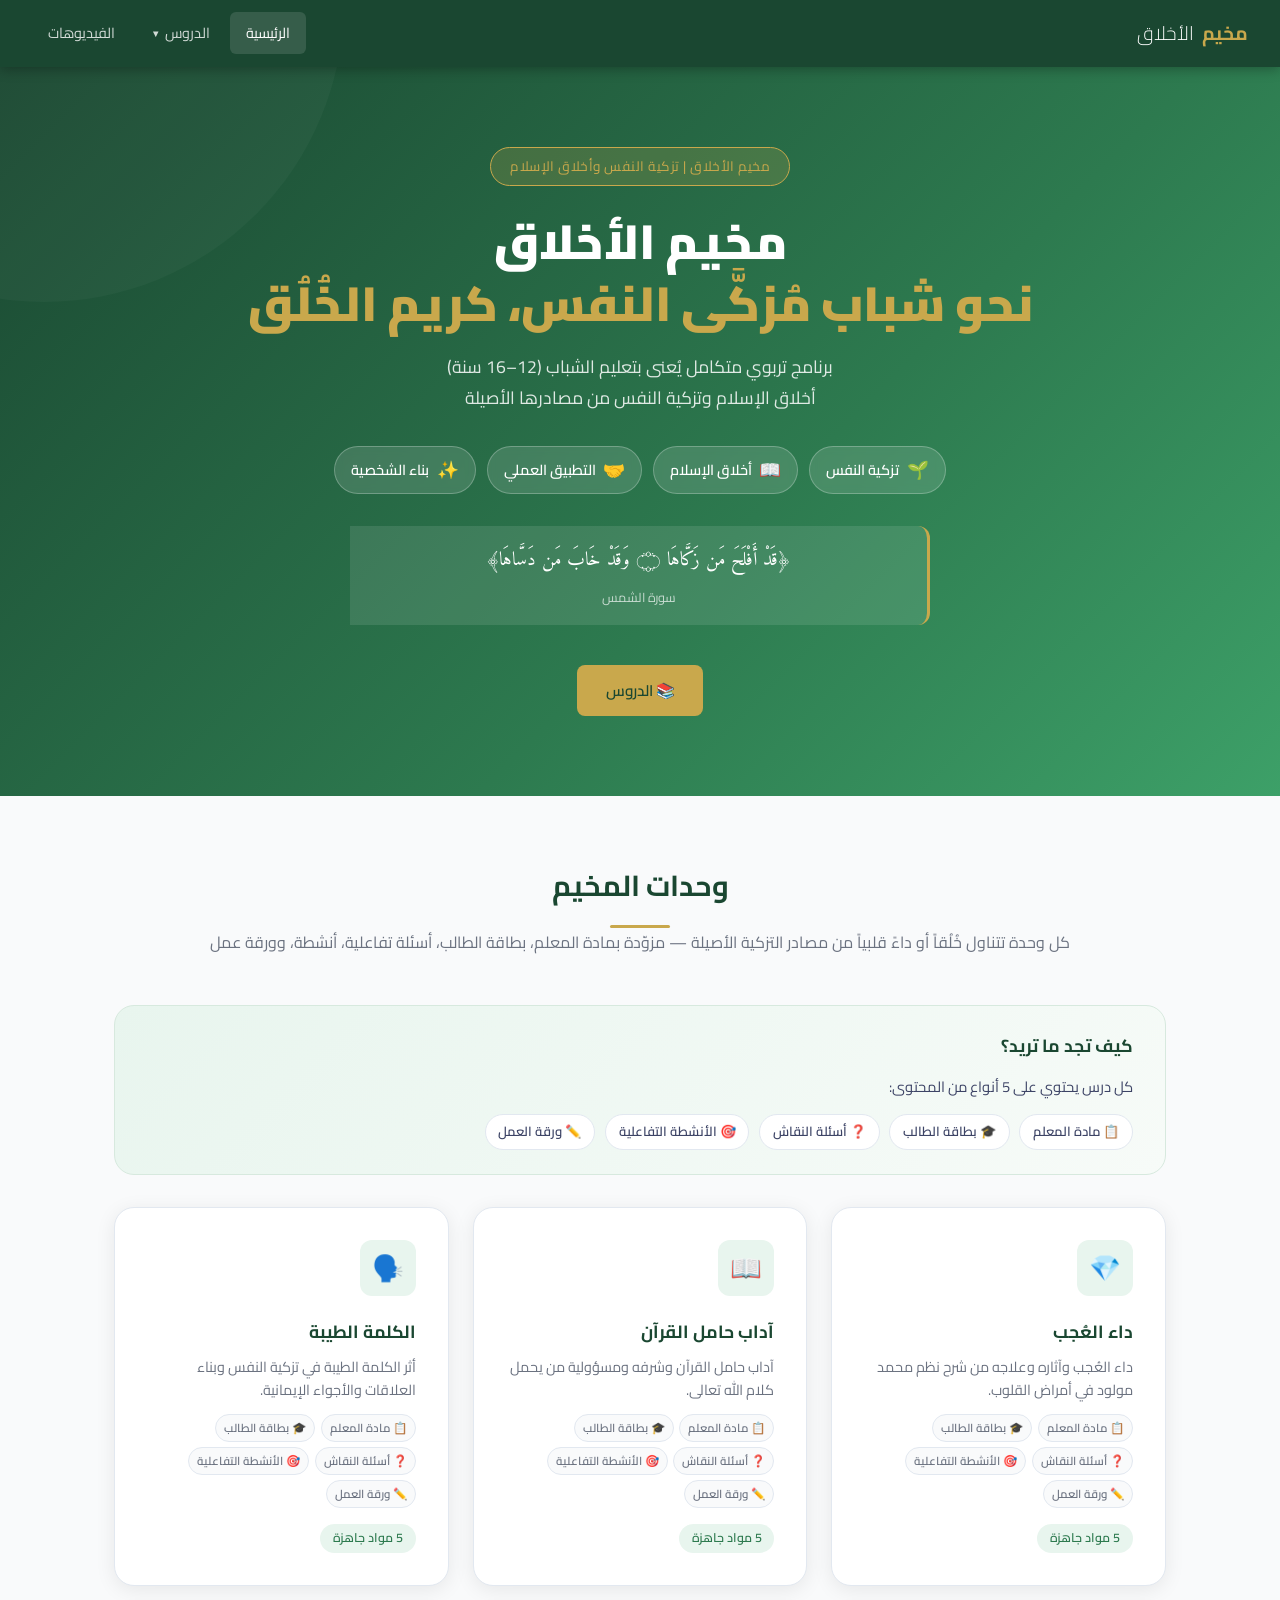
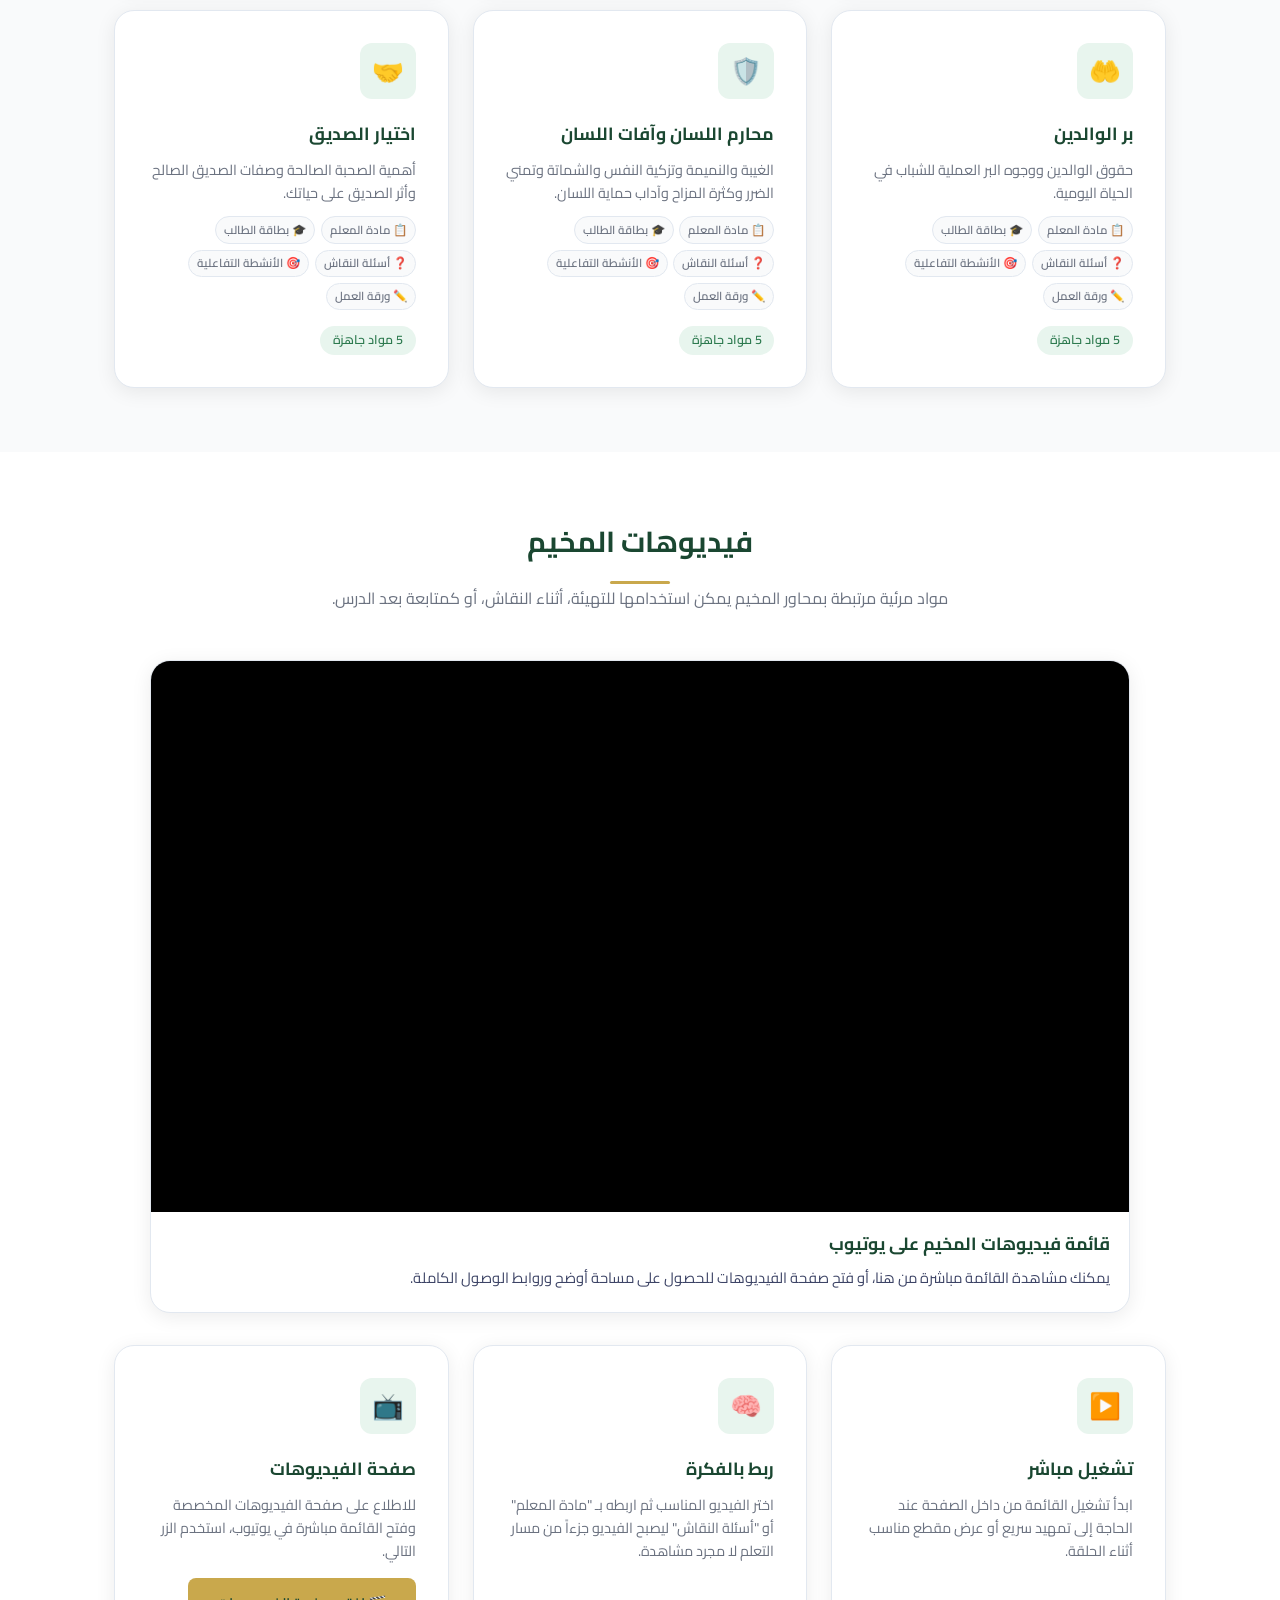
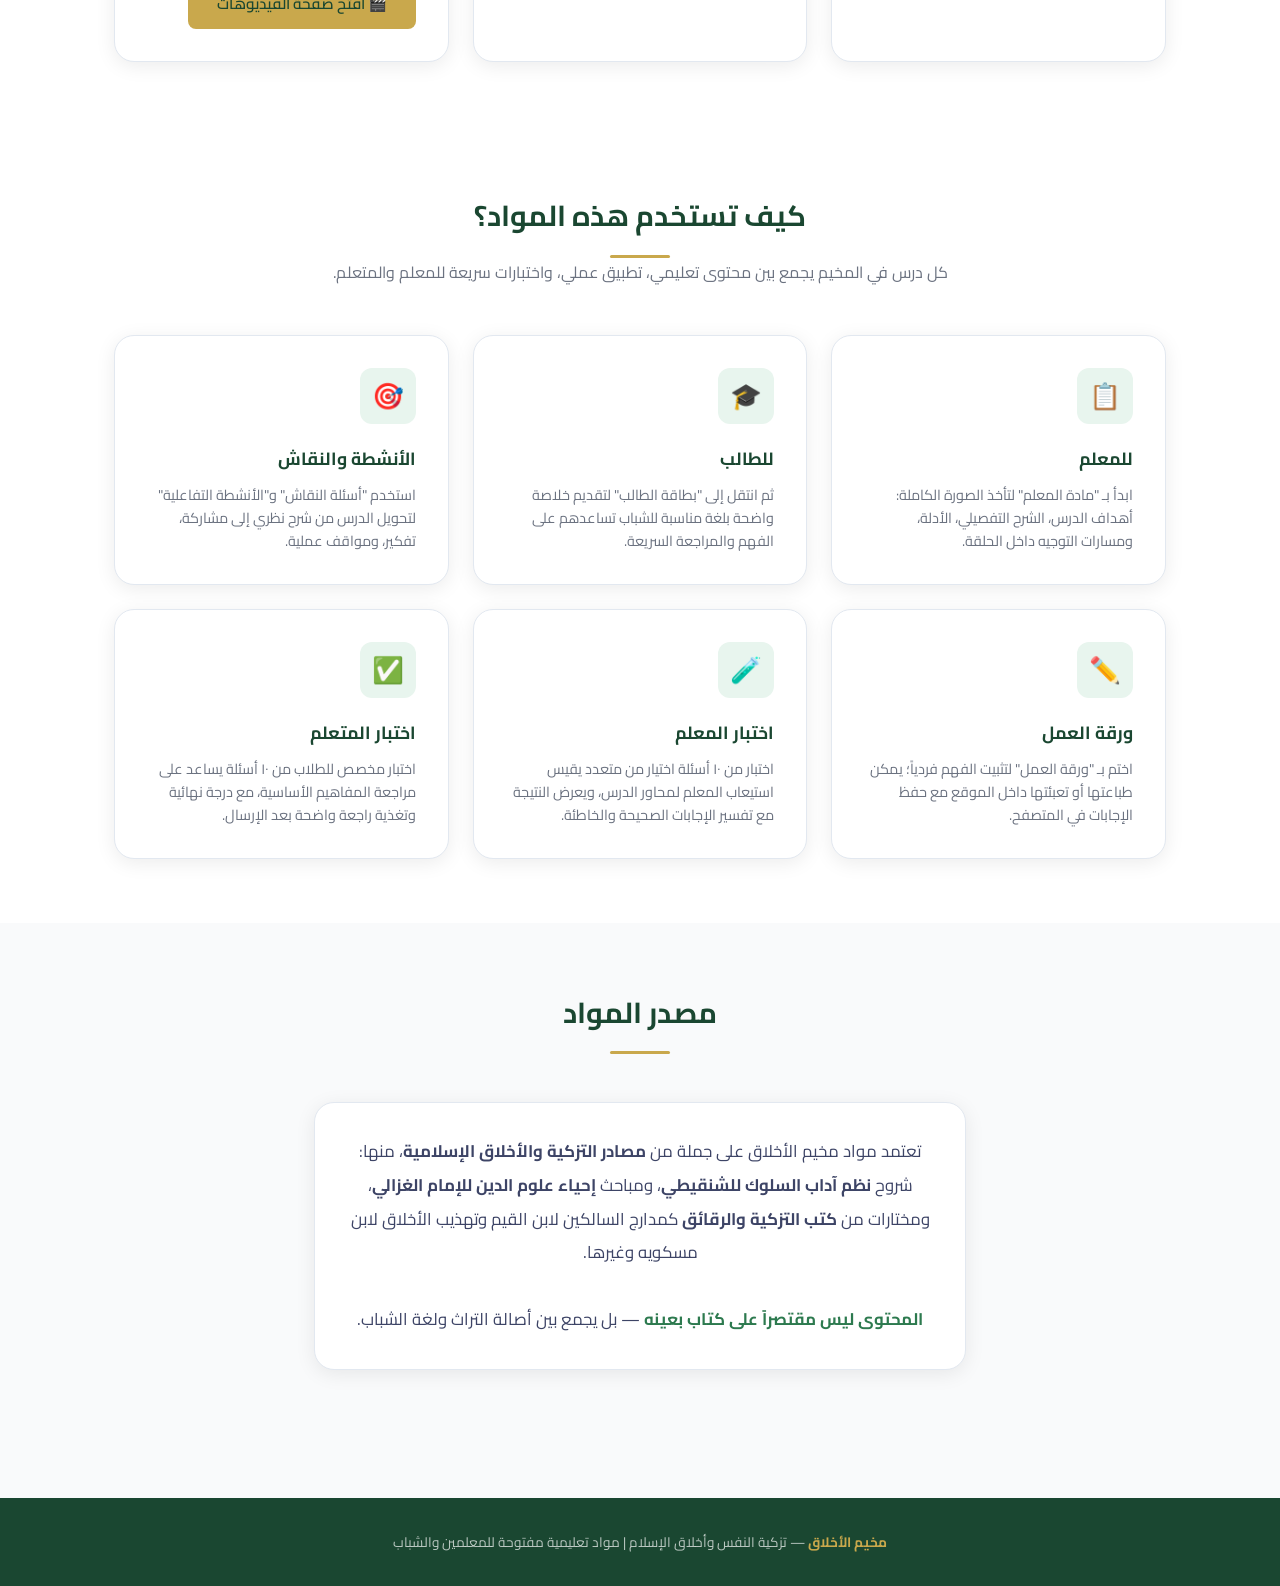
<file: index.html>
<!DOCTYPE html>
<html lang="ar" dir="rtl">
<head>
  <meta charset="UTF-8">
  <meta name="viewport" content="width=device-width, initial-scale=1.0">
  <title>مخيم الأخلاق — تزكية النفس وأخلاق الإسلام</title>
  <meta name="description" content="مخيم تربوي متخصص في تزكية النفس وأخلاق الإسلام — مواد علمية وتفاعلية للمعلمين والشباب من 12 إلى 16 سنة">
  <link rel="stylesheet" href="assets/css/style.css">
</head>
<body>

<div class="reading-progress" id="reading-progress"></div>

<!-- ─── Top Nav ─── -->
<nav class="top-nav">
  <a class="brand" href="index.html">مخيم <span>الأخلاق</span></a>
  <button class="hamburger" id="hamburger" aria-label="قائمة">☰</button>
  <ul class="nav-links" id="nav-links">
    <li><a href="index.html" class="active">الرئيسية</a></li>
    <li class="nav-dropdown" id="lessons-dropdown">
      <a href="#lessons-section">الدروس <span class="dropdown-arrow">▼</span></a>
      <div class="dropdown-menu" id="dropdown-menu">
        <!-- populated by JS -->
      </div>
    </li>
    <li><a href="videos/">الفيديوهات</a></li>
  </ul>
</nav>

<!-- ─── Hero ─── -->
<section class="hero">
  <div class="hero-badge">مخيم الأخلاق | تزكية النفس وأخلاق الإسلام</div>
  <h1>مخيم الأخلاق<br><em>نحو شباب مُزكَّى النفس، كريم الخُلُق</em></h1>
  <p>برنامج تربوي متكامل يُعنى بتعليم الشباب (12–16 سنة)<br>أخلاق الإسلام وتزكية النفس من مصادرها الأصيلة</p>

  <div class="hero-goals">
    <div class="hero-goal">
      <span class="hg-icon">🌱</span>
      <span>تزكية النفس</span>
    </div>
    <div class="hero-goal">
      <span class="hg-icon">📖</span>
      <span>أخلاق الإسلام</span>
    </div>
    <div class="hero-goal">
      <span class="hg-icon">🤝</span>
      <span>التطبيق العملي</span>
    </div>
    <div class="hero-goal">
      <span class="hg-icon">✨</span>
      <span>بناء الشخصية</span>
    </div>
  </div>

  <div class="hero-verse">
    ﴿قَدْ أَفْلَحَ مَن زَكَّاهَا ۝ وَقَدْ خَابَ مَن دَسَّاهَا﴾
    <span class="verse-ref">سورة الشمس</span>
  </div>
  <div class="hero-actions">
    <a href="#lessons-section" class="btn btn-primary" id="hero-lessons-link">📚 الدروس</a>
  </div>
</section>

<!-- ─── Lessons section ─── -->
<section class="section" id="lessons-section">
  <div class="container">
    <div class="section-header">
      <h2>وحدات المخيم</h2>
      <div class="section-divider"></div>
      <p>كل وحدة تتناول خُلُقاً أو داءً قلبياً من مصادر التزكية الأصيلة — مزوّدة بمادة المعلم، بطاقة الطالب، أسئلة تفاعلية، أنشطة، وورقة عمل</p>
    </div>

    <div class="guide-section">
      <h3>كيف تجد ما تريد؟</h3>
      <p style="color:var(--text-mid);font-size:0.92rem;margin-bottom:0.8rem">كل درس يحتوي على 5 أنواع من المحتوى:</p>
      <div class="guide-types">
        <span class="guide-type">📋 مادة المعلم</span>
        <span class="guide-type">🎓 بطاقة الطالب</span>
        <span class="guide-type">❓ أسئلة النقاش</span>
        <span class="guide-type">🎯 الأنشطة التفاعلية</span>
        <span class="guide-type">✏️ ورقة العمل</span>
      </div>
    </div>

    <div class="cards-grid" id="lesson-cards">
      <div class="card" style="text-decoration:none">
        <div class="card-icon">⏳</div>
        <h3>جارٍ تحميل الدروس</h3>
        <p>يتم الآن عرض أحدث المواد المولدة من مشروع الدراسة.</p>
      </div>
    </div>
  </div>
</section>

<!-- ─── Videos ─── -->
<section class="section section-alt" id="videos-section">
  <div class="container">
    <div class="section-header">
      <h2>فيديوهات المخيم</h2>
      <div class="section-divider"></div>
      <p>مواد مرئية مرتبطة بمحاور المخيم يمكن استخدامها للتهيئة، أثناء النقاش، أو كمتابعة بعد الدرس.</p>
    </div>

    <div class="video-shell" style="max-width:980px;margin:0 auto 2rem">
      <iframe
        class="video-frame"
        src="https://www.youtube.com/embed/videoseries?list=PL9ViWgoe8rhVTmtSkvw980GTYHTi_Nm1n"
        title="قائمة فيديوهات مخيم الأخلاق"
        allow="accelerometer; autoplay; clipboard-write; encrypted-media; gyroscope; picture-in-picture; web-share"
        referrerpolicy="strict-origin-when-cross-origin"
        allowfullscreen>
      </iframe>
      <div class="video-shell-body">
        <h3>قائمة فيديوهات المخيم على يوتيوب</h3>
        <p>يمكنك مشاهدة القائمة مباشرة من هنا، أو فتح صفحة الفيديوهات للحصول على مساحة أوضح وروابط الوصول الكاملة.</p>
      </div>
    </div>

    <div class="cards-grid">
      <div class="card">
        <div class="card-icon">▶️</div>
        <h3>تشغيل مباشر</h3>
        <p>ابدأ تشغيل القائمة من داخل الصفحة عند الحاجة إلى تمهيد سريع أو عرض مقطع مناسب أثناء الحلقة.</p>
      </div>
      <div class="card">
        <div class="card-icon">🧠</div>
        <h3>ربط بالفكرة</h3>
        <p>اختر الفيديو المناسب ثم اربطه بـ "مادة المعلم" أو "أسئلة النقاش" ليصبح الفيديو جزءاً من مسار التعلم لا مجرد مشاهدة.</p>
      </div>
      <div class="card">
        <div class="card-icon">📺</div>
        <h3>صفحة الفيديوهات</h3>
        <p>للاطلاع على صفحة الفيديوهات المخصصة وفتح القائمة مباشرة في يوتيوب، استخدم الزر التالي.</p>
        <div style="margin-top:1rem">
          <a href="videos/" class="btn btn-primary">🎬 افتح صفحة الفيديوهات</a>
        </div>
      </div>
    </div>
  </div>
</section>

<!-- ─── How to use ─── -->
<section class="section section-alt">
  <div class="container">
    <div class="section-header">
      <h2>كيف تستخدم هذه المواد؟</h2>
      <div class="section-divider"></div>
      <p>كل درس في المخيم يجمع بين محتوى تعليمي، تطبيق عملي، واختبارات سريعة للمعلم والمتعلم.</p>
    </div>
    <div class="cards-grid">
      <div class="card" style="text-decoration:none">
        <div class="card-icon">📋</div>
        <h3>للمعلم</h3>
        <p>ابدأ بـ "مادة المعلم" لتأخذ الصورة الكاملة: أهداف الدرس، الشرح التفصيلي، الأدلة، ومسارات التوجيه داخل الحلقة.</p>
      </div>
      <div class="card">
        <div class="card-icon">🎓</div>
        <h3>للطالب</h3>
        <p>ثم انتقل إلى "بطاقة الطالب" لتقديم خلاصة واضحة بلغة مناسبة للشباب تساعدهم على الفهم والمراجعة السريعة.</p>
      </div>
      <div class="card">
        <div class="card-icon">🎯</div>
        <h3>الأنشطة والنقاش</h3>
        <p>استخدم "أسئلة النقاش" و"الأنشطة التفاعلية" لتحويل الدرس من شرح نظري إلى مشاركة، تفكير، ومواقف عملية.</p>
      </div>
      <div class="card">
        <div class="card-icon">✏️</div>
        <h3>ورقة العمل</h3>
        <p>اختم بـ "ورقة العمل" لتثبيت الفهم فردياً؛ يمكن طباعتها أو تعبئتها داخل الموقع مع حفظ الإجابات في المتصفح.</p>
      </div>
      <div class="card">
        <div class="card-icon">🧪</div>
        <h3>اختبار المعلم</h3>
        <p>اختبار من ١٠ أسئلة اختيار من متعدد يقيس استيعاب المعلم لمحاور الدرس، ويعرض النتيجة مع تفسير الإجابات الصحيحة والخاطئة.</p>
      </div>
      <div class="card">
        <div class="card-icon">✅</div>
        <h3>اختبار المتعلم</h3>
        <p>اختبار مخصص للطلاب من ١٠ أسئلة يساعد على مراجعة المفاهيم الأساسية، مع درجة نهائية وتغذية راجعة واضحة بعد الإرسال.</p>
      </div>
    </div>
  </div>
</section>

<!-- ─── Source ─── -->
<section class="section">
  <div class="container" style="max-width:700px">
    <div class="section-header">
      <h2>مصدر المواد</h2>
      <div class="section-divider"></div>
    </div>
    <div class="card" style="text-align:center">
      <p style="font-size:1.05rem;color:var(--text-mid);line-height:2">
        تعتمد مواد مخيم الأخلاق على جملة من <strong>مصادر التزكية والأخلاق الإسلامية</strong>،
        منها: شروح <strong>نظم آداب السلوك للشنقيطي</strong>، ومباحث
        <strong>إحياء علوم الدين للإمام الغزالي</strong>، ومختارات من
        <strong>كتب التزكية والرقائق</strong> كمدارج السالكين لابن القيم
        وتهذيب الأخلاق لابن مسكويه وغيرها.<br><br>
        <span style="color:var(--green-main);font-weight:700">المحتوى ليس مقتصراً على كتاب بعينه</span> —
        بل يجمع بين أصالة التراث ولغة الشباب.
      </p>
    </div>
  </div>
</section>

<footer>
  <strong>مخيم الأخلاق</strong> — تزكية النفس وأخلاق الإسلام | مواد تعليمية مفتوحة للمعلمين والشباب
</footer>

<a class="back-top" id="back-top" href="#" title="العودة للأعلى">↑</a>

<script src="assets/js/main.js"></script>
</body>
</html>
</file>
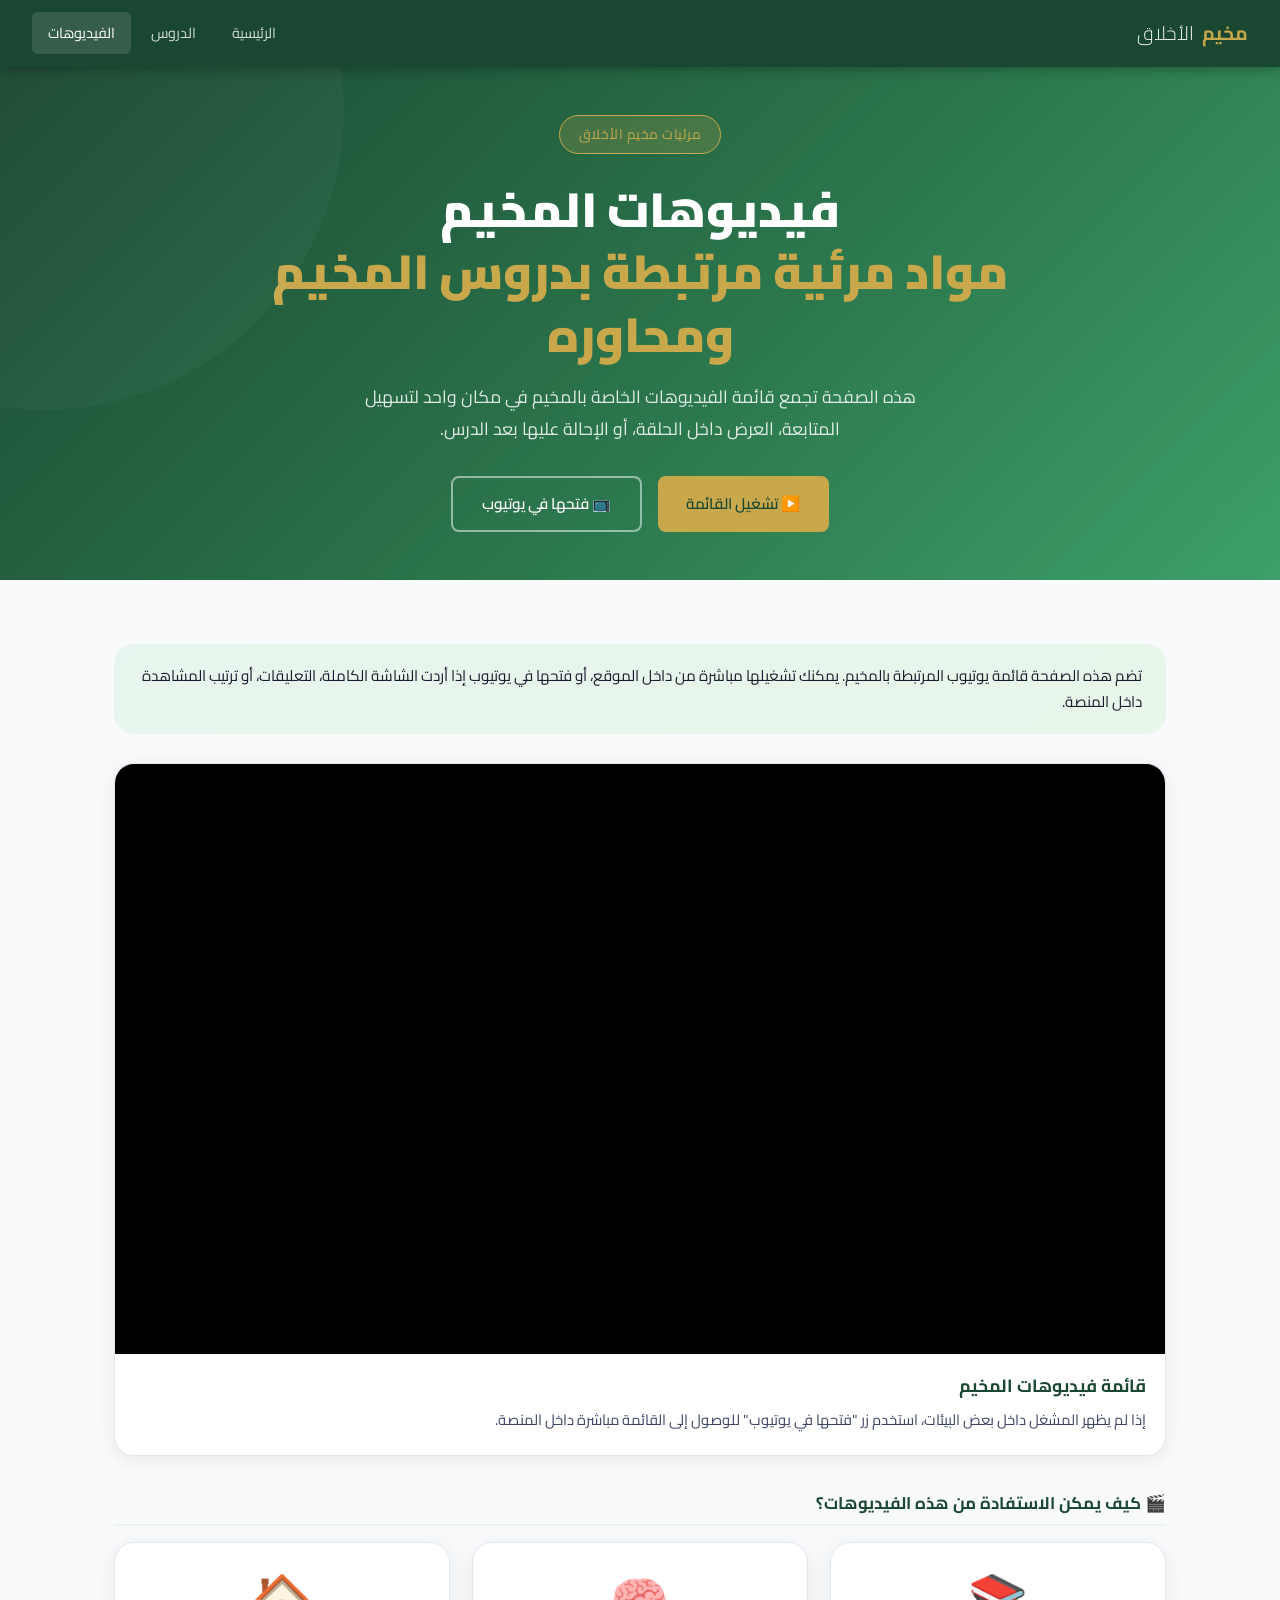
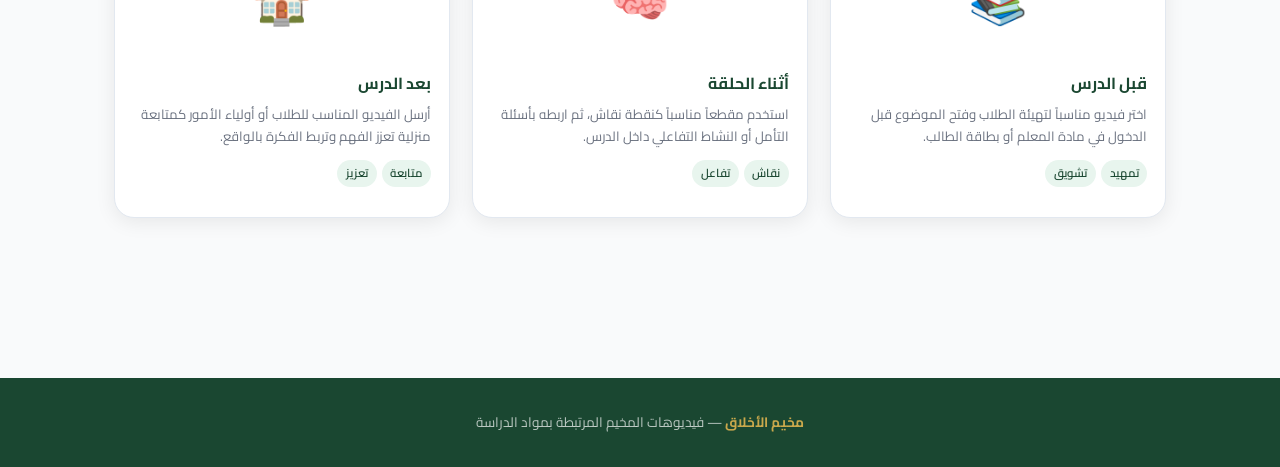
<file: videos/index.html>
<!DOCTYPE html>
<html lang="ar" dir="rtl">
<head>
  <meta charset="UTF-8">
  <meta name="viewport" content="width=device-width, initial-scale=1.0">
  <title>فيديوهات المخيم — مخيم الأخلاق</title>
  <meta name="description" content="فيديوهات مرتبطة بمخيم الأخلاق من قائمة YouTube المخصصة للمخيم.">
  <link rel="stylesheet" href="../assets/css/style.css">
</head>
<body>

<div class="reading-progress" id="reading-progress"></div>

<nav class="top-nav">
  <a class="brand" href="../index.html">مخيم <span>الأخلاق</span></a>
  <button class="hamburger" id="hamburger" aria-label="قائمة">☰</button>
  <ul class="nav-links" id="nav-links">
    <li><a href="../index.html">الرئيسية</a></li>
    <li><a href="../lessons/ojb/">الدروس</a></li>
    <li><a href="./" class="active">الفيديوهات</a></li>
  </ul>
</nav>

<section class="hero" style="padding:3rem 2rem">
  <div style="max-width:820px;margin:0 auto">
    <div class="hero-badge">مرئيات مخيم الأخلاق</div>
    <h1>فيديوهات المخيم<br><em>مواد مرئية مرتبطة بدروس المخيم ومحاوره</em></h1>
    <p>هذه الصفحة تجمع قائمة الفيديوهات الخاصة بالمخيم في مكان واحد لتسهيل المتابعة، العرض داخل الحلقة، أو الإحالة عليها بعد الدرس.</p>
    <div class="hero-actions">
      <a href="#playlist" class="btn btn-primary">▶️ تشغيل القائمة</a>
      <a href="https://www.youtube.com/watch?v=9RB8y_kjYg8&list=PL9ViWgoe8rhVTmtSkvw980GTYHTi_Nm1n" class="btn btn-outline" target="_blank" rel="noopener noreferrer">📺 فتحها في يوتيوب</a>
    </div>
  </div>
</section>

<section class="section">
  <div class="container" style="max-width:1100px">
    <div class="media-intro">
      تضم هذه الصفحة قائمة يوتيوب المرتبطة بالمخيم. يمكنك تشغيلها مباشرة من داخل الموقع، أو فتحها في يوتيوب إذا أردت الشاشة الكاملة، التعليقات، أو ترتيب المشاهدة داخل المنصة.
    </div>

    <div class="video-shell" id="playlist">
      <iframe
        class="video-frame"
        src="https://www.youtube.com/embed/videoseries?list=PL9ViWgoe8rhVTmtSkvw980GTYHTi_Nm1n"
        title="قائمة فيديوهات مخيم الأخلاق"
        allow="accelerometer; autoplay; clipboard-write; encrypted-media; gyroscope; picture-in-picture; web-share"
        referrerpolicy="strict-origin-when-cross-origin"
        allowfullscreen>
      </iframe>
      <div class="video-shell-body">
        <h3>قائمة فيديوهات المخيم</h3>
        <p>إذا لم يظهر المشغل داخل بعض البيئات، استخدم زر "فتحها في يوتيوب" للوصول إلى القائمة مباشرة داخل المنصة.</p>
      </div>
    </div>

    <h2 class="media-section-title">🎬 كيف يمكن الاستفادة من هذه الفيديوهات؟</h2>
    <div class="media-grid">
      <div class="media-card">
        <div class="media-card-thumb">📚</div>
        <div class="media-card-body">
          <div class="media-card-title">قبل الدرس</div>
          <div class="media-card-desc">اختر فيديو مناسباً لتهيئة الطلاب وفتح الموضوع قبل الدخول في مادة المعلم أو بطاقة الطالب.</div>
          <div class="media-card-tags">
            <span class="media-tag">تمهيد</span>
            <span class="media-tag">تشويق</span>
          </div>
        </div>
      </div>
      <div class="media-card">
        <div class="media-card-thumb">🧠</div>
        <div class="media-card-body">
          <div class="media-card-title">أثناء الحلقة</div>
          <div class="media-card-desc">استخدم مقطعاً مناسباً كنقطة نقاش، ثم اربطه بأسئلة التأمل أو النشاط التفاعلي داخل الدرس.</div>
          <div class="media-card-tags">
            <span class="media-tag">نقاش</span>
            <span class="media-tag">تفاعل</span>
          </div>
        </div>
      </div>
      <div class="media-card">
        <div class="media-card-thumb">🏠</div>
        <div class="media-card-body">
          <div class="media-card-title">بعد الدرس</div>
          <div class="media-card-desc">أرسل الفيديو المناسب للطلاب أو أولياء الأمور كمتابعة منزلية تعزز الفهم وتربط الفكرة بالواقع.</div>
          <div class="media-card-tags">
            <span class="media-tag">متابعة</span>
            <span class="media-tag">تعزيز</span>
          </div>
        </div>
      </div>
    </div>
  </div>
</section>

<footer>
  <strong>مخيم الأخلاق</strong> — فيديوهات المخيم المرتبطة بمواد الدراسة
</footer>

<a class="back-top" id="back-top" href="#" title="العودة للأعلى">↑</a>

<script src="../assets/js/main.js"></script>
</body>
</html>
</file>
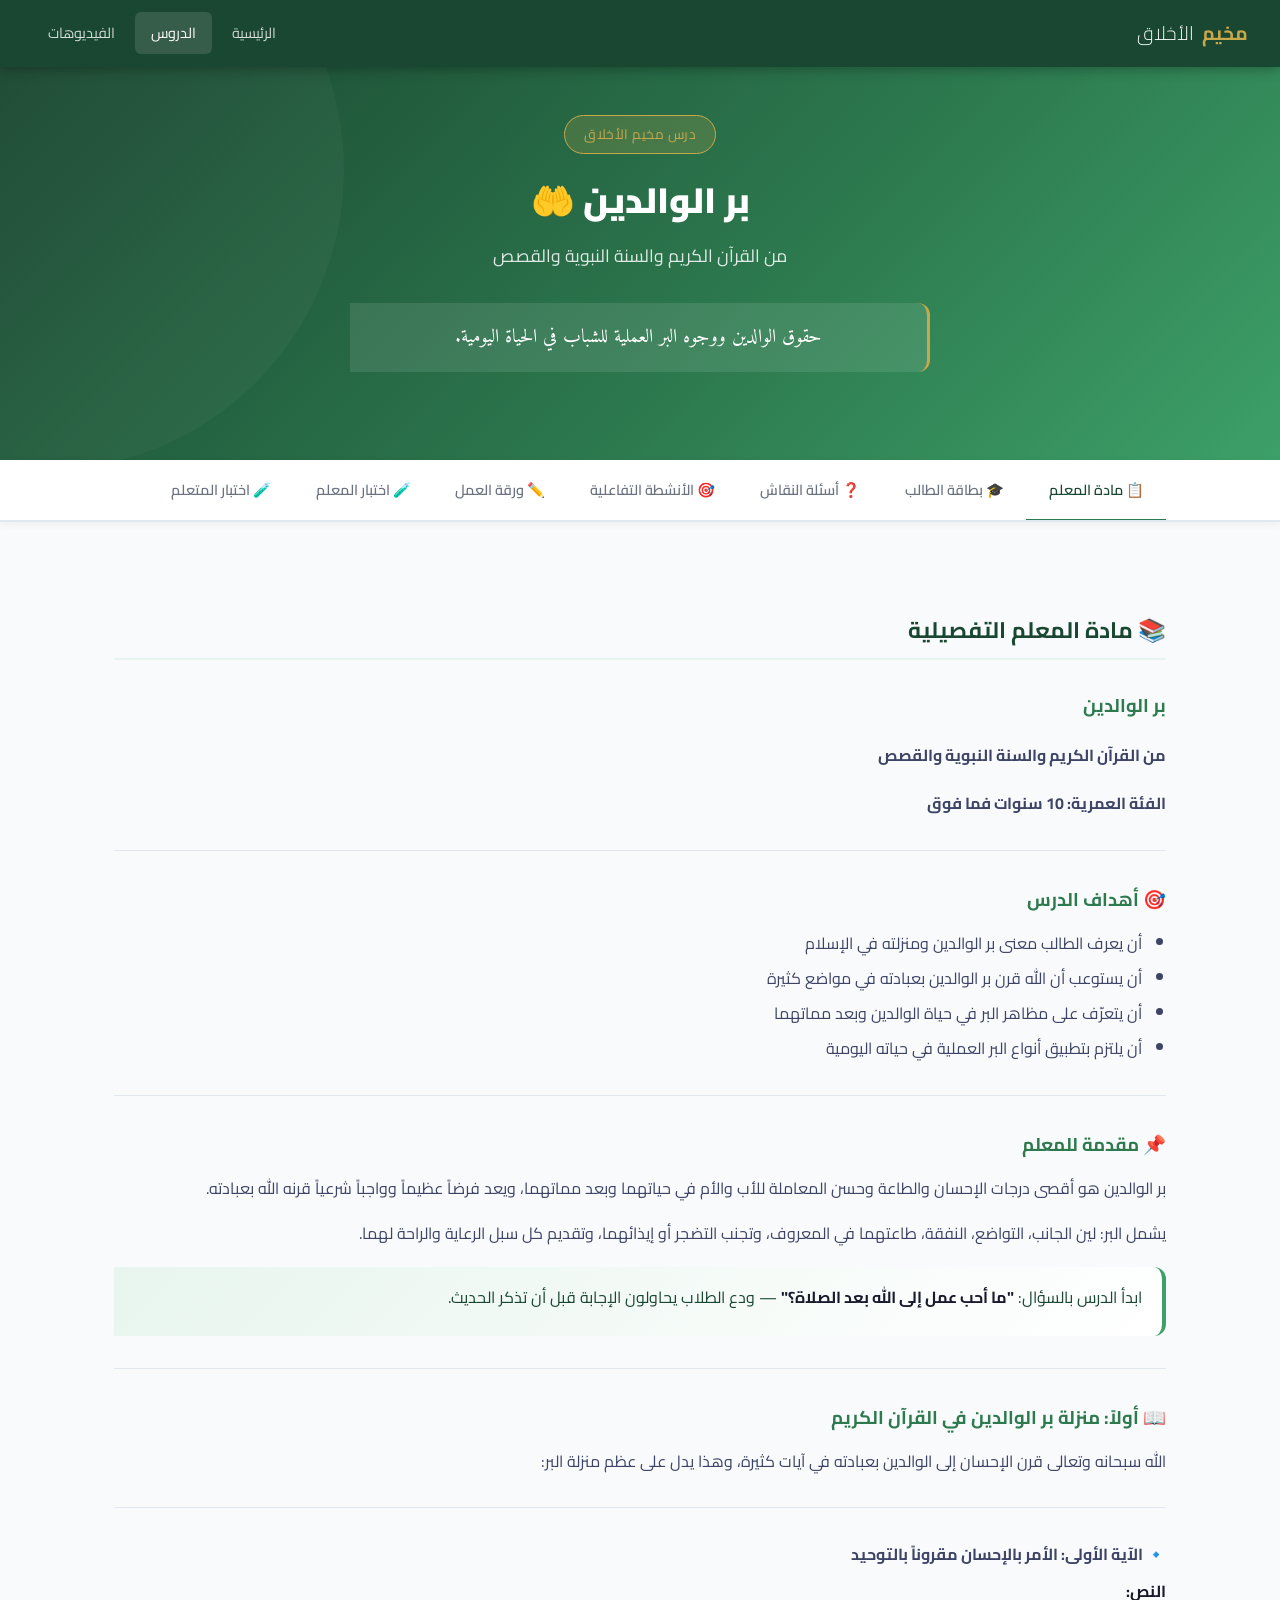
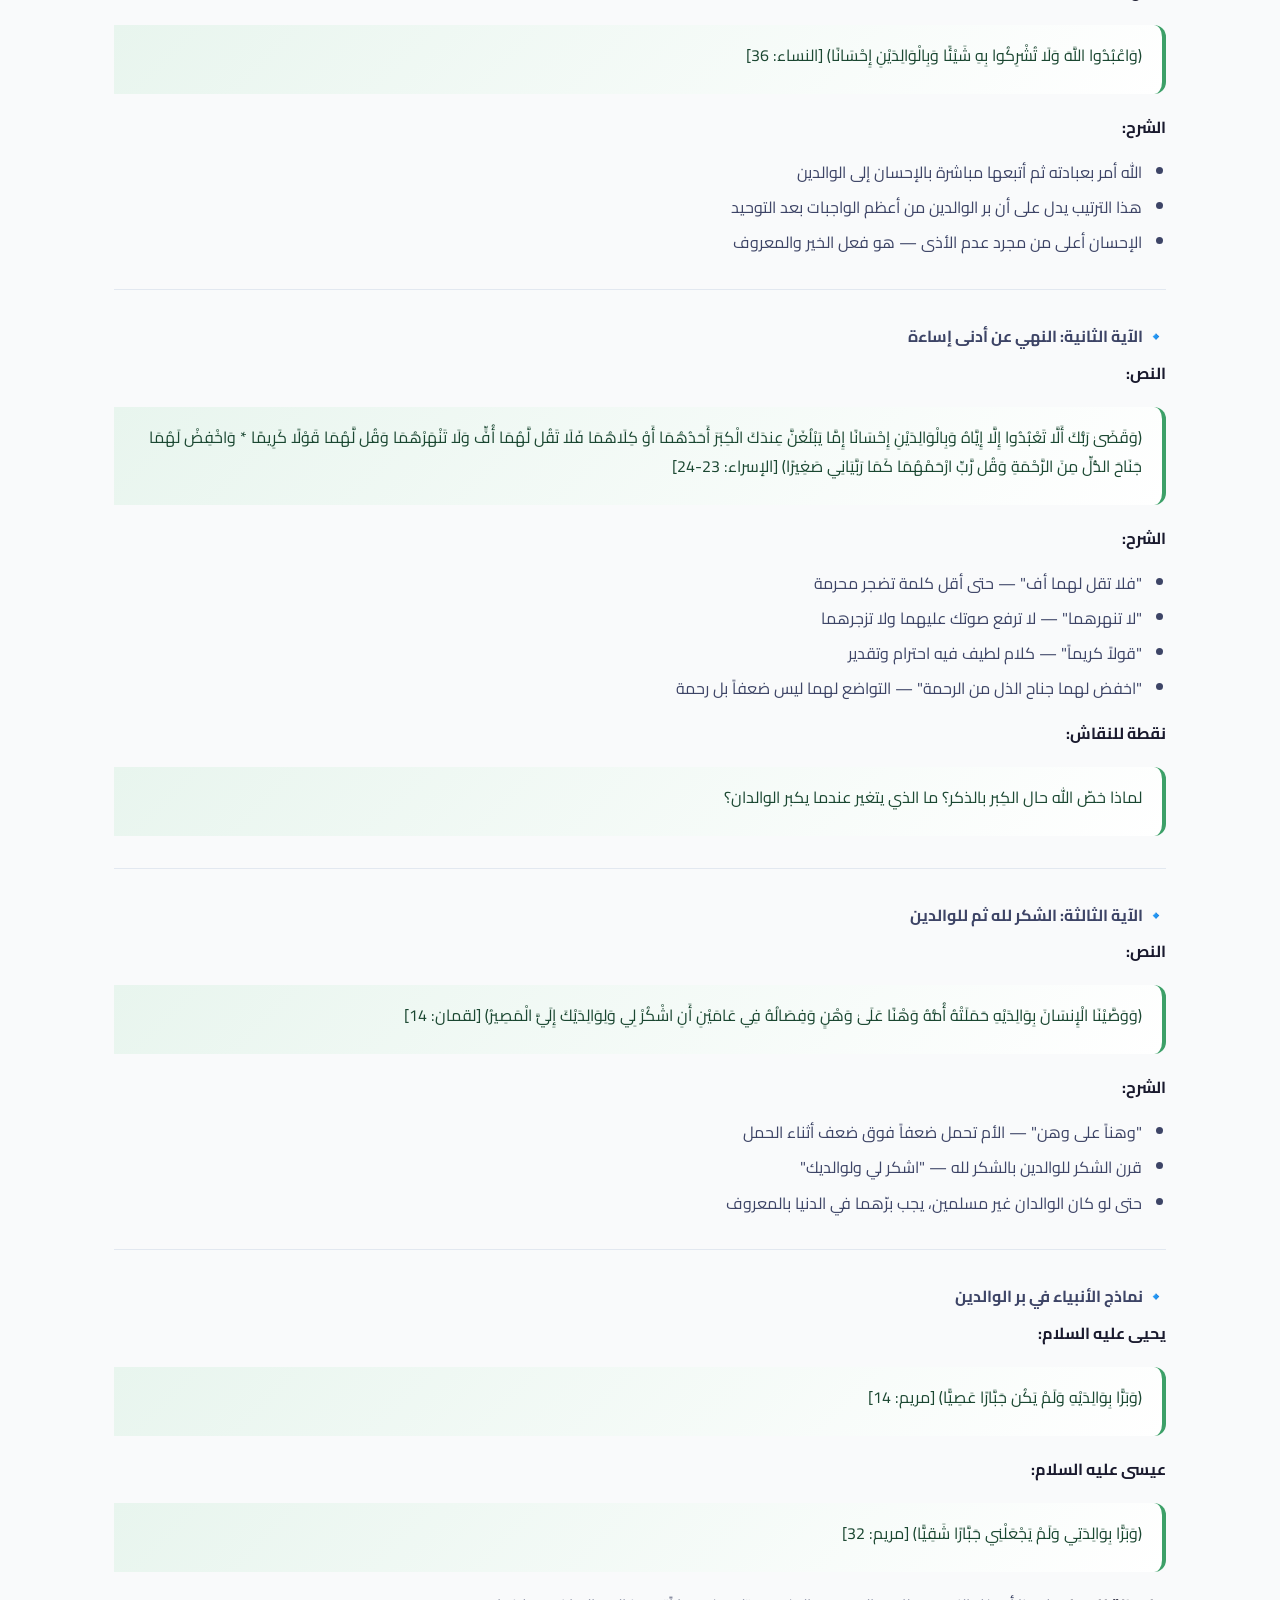
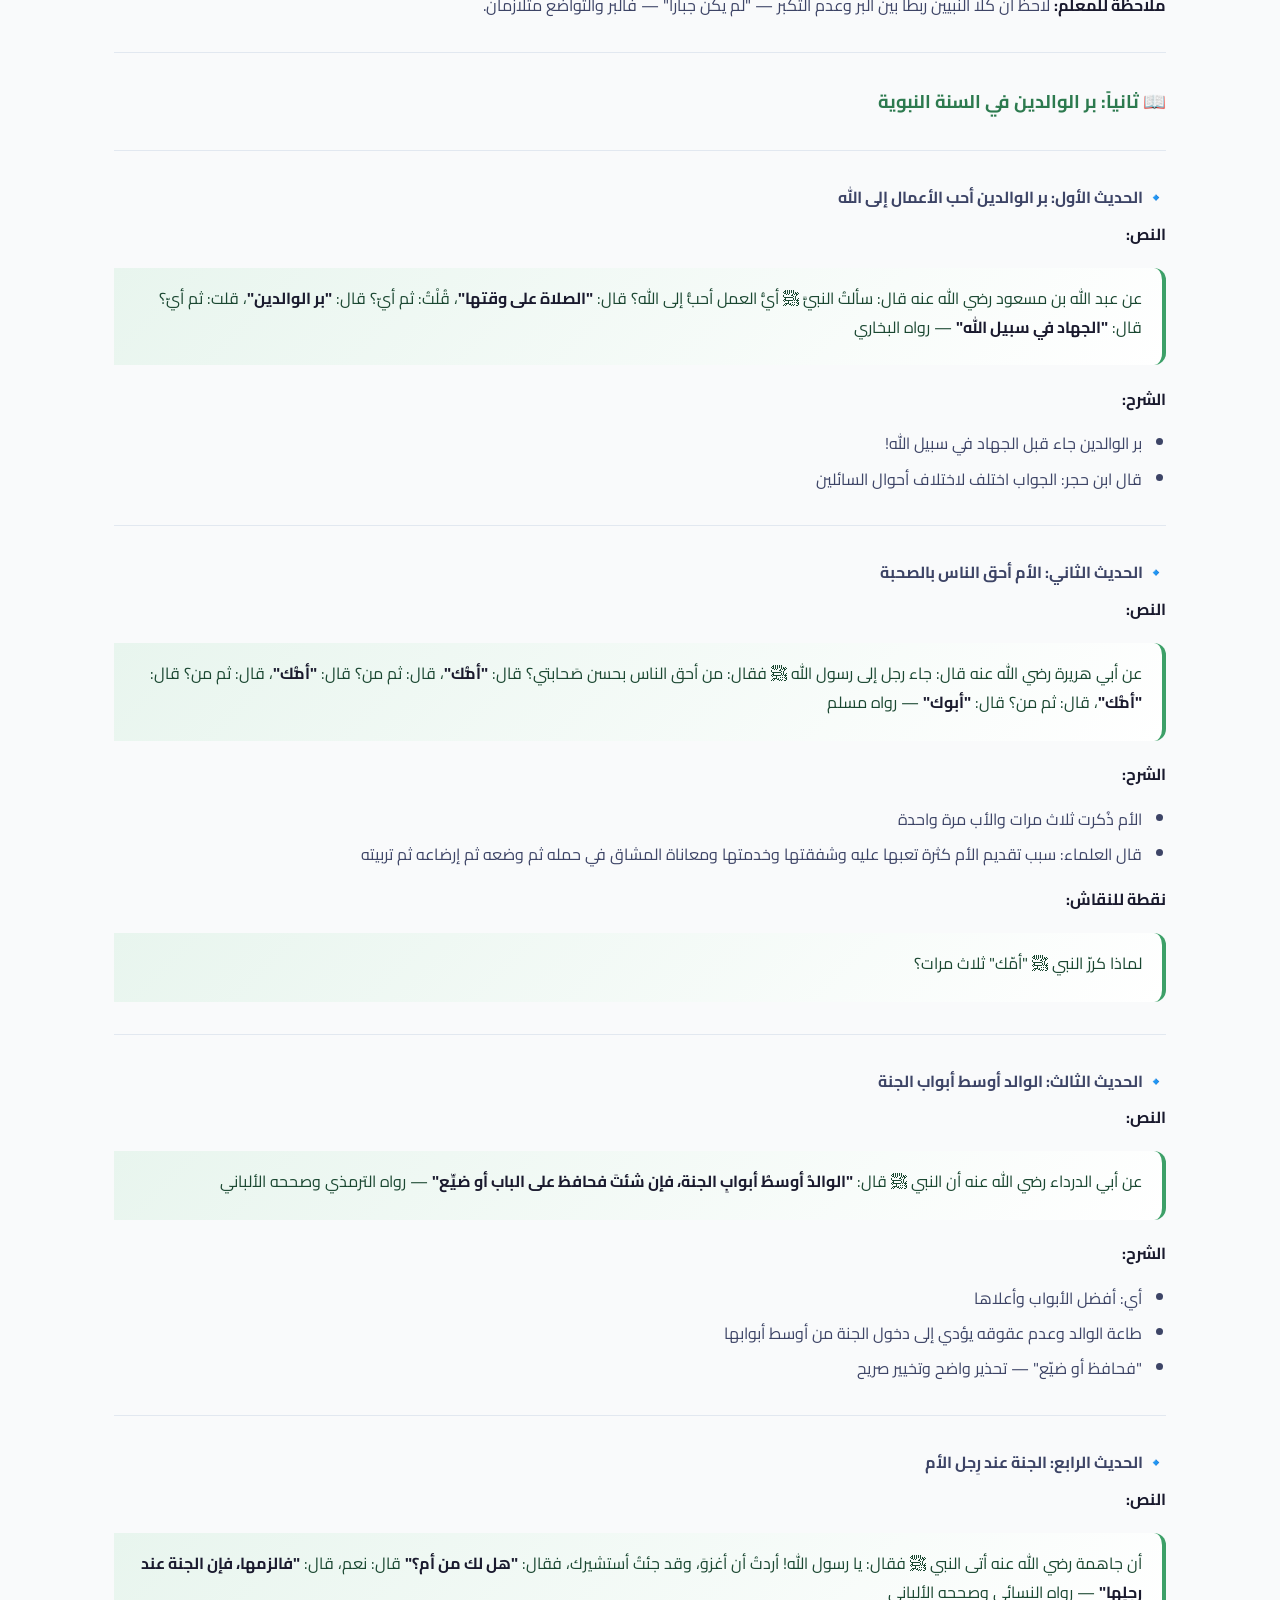
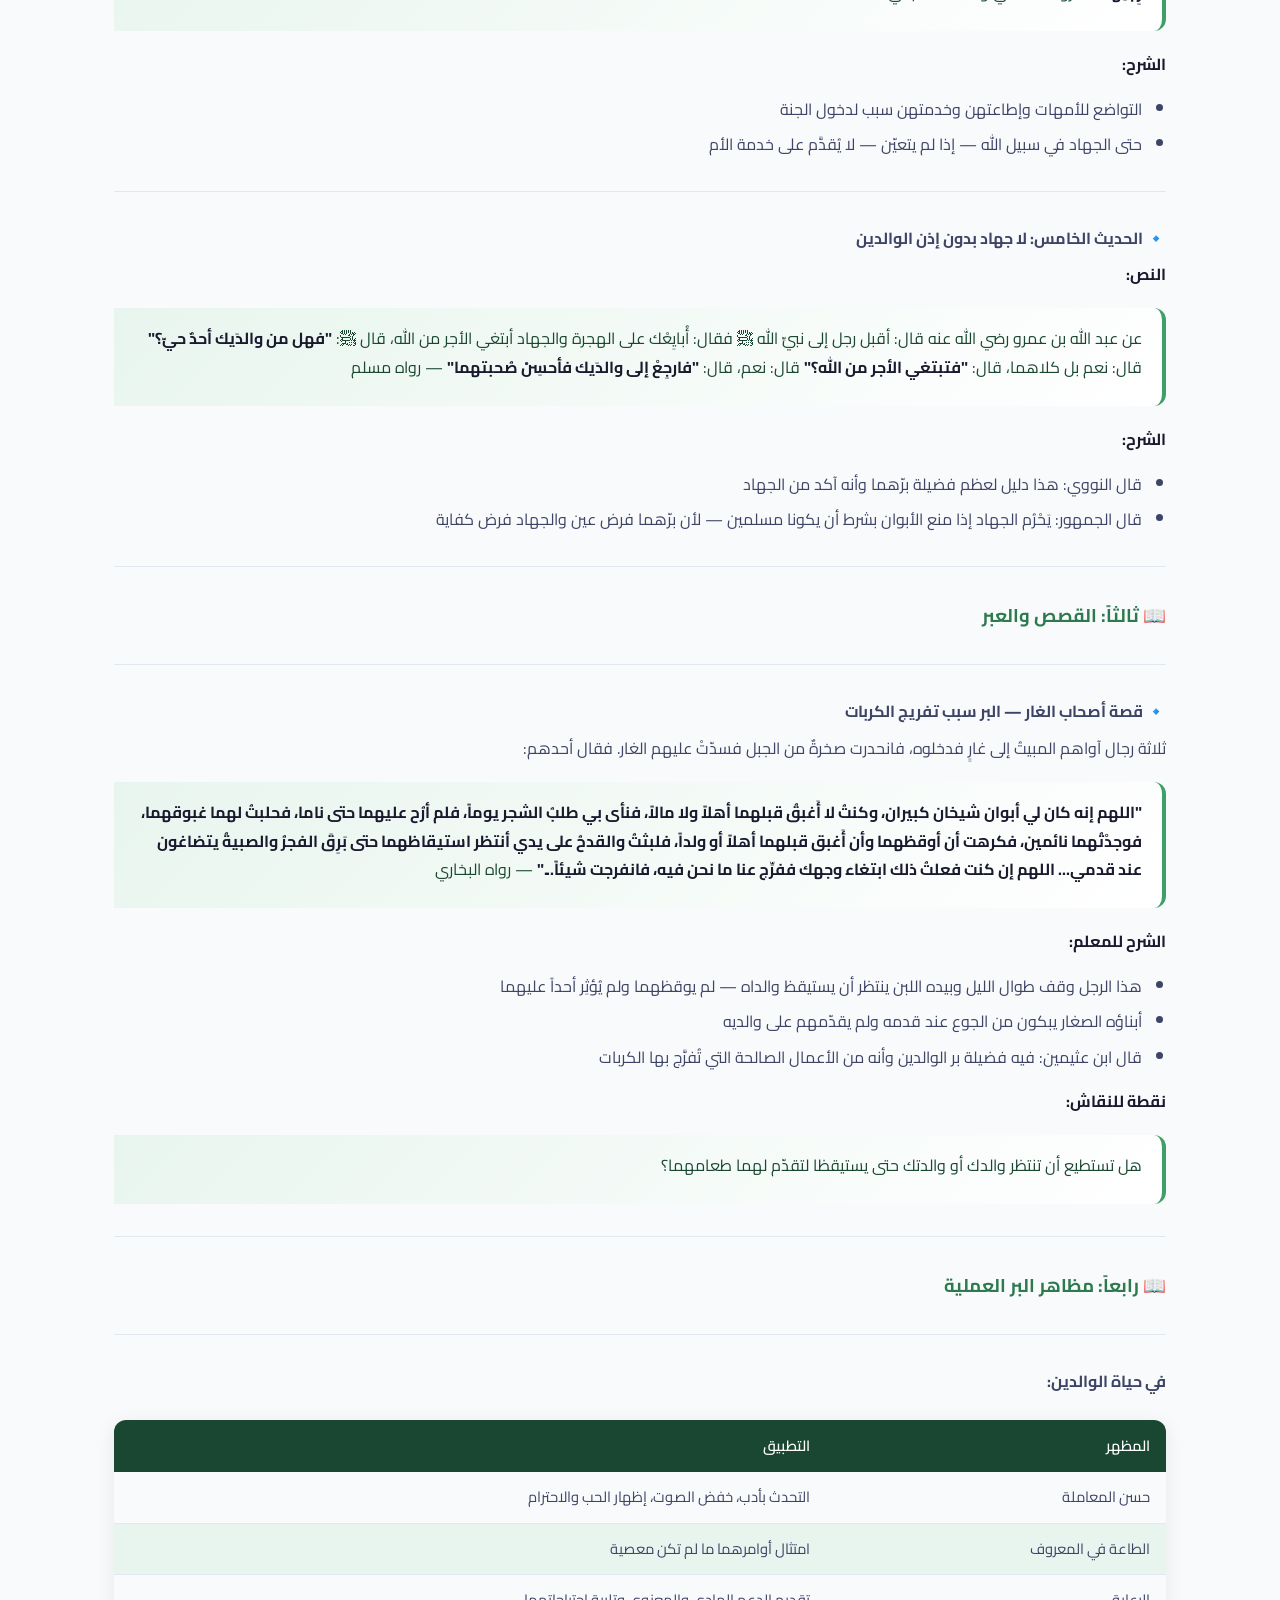
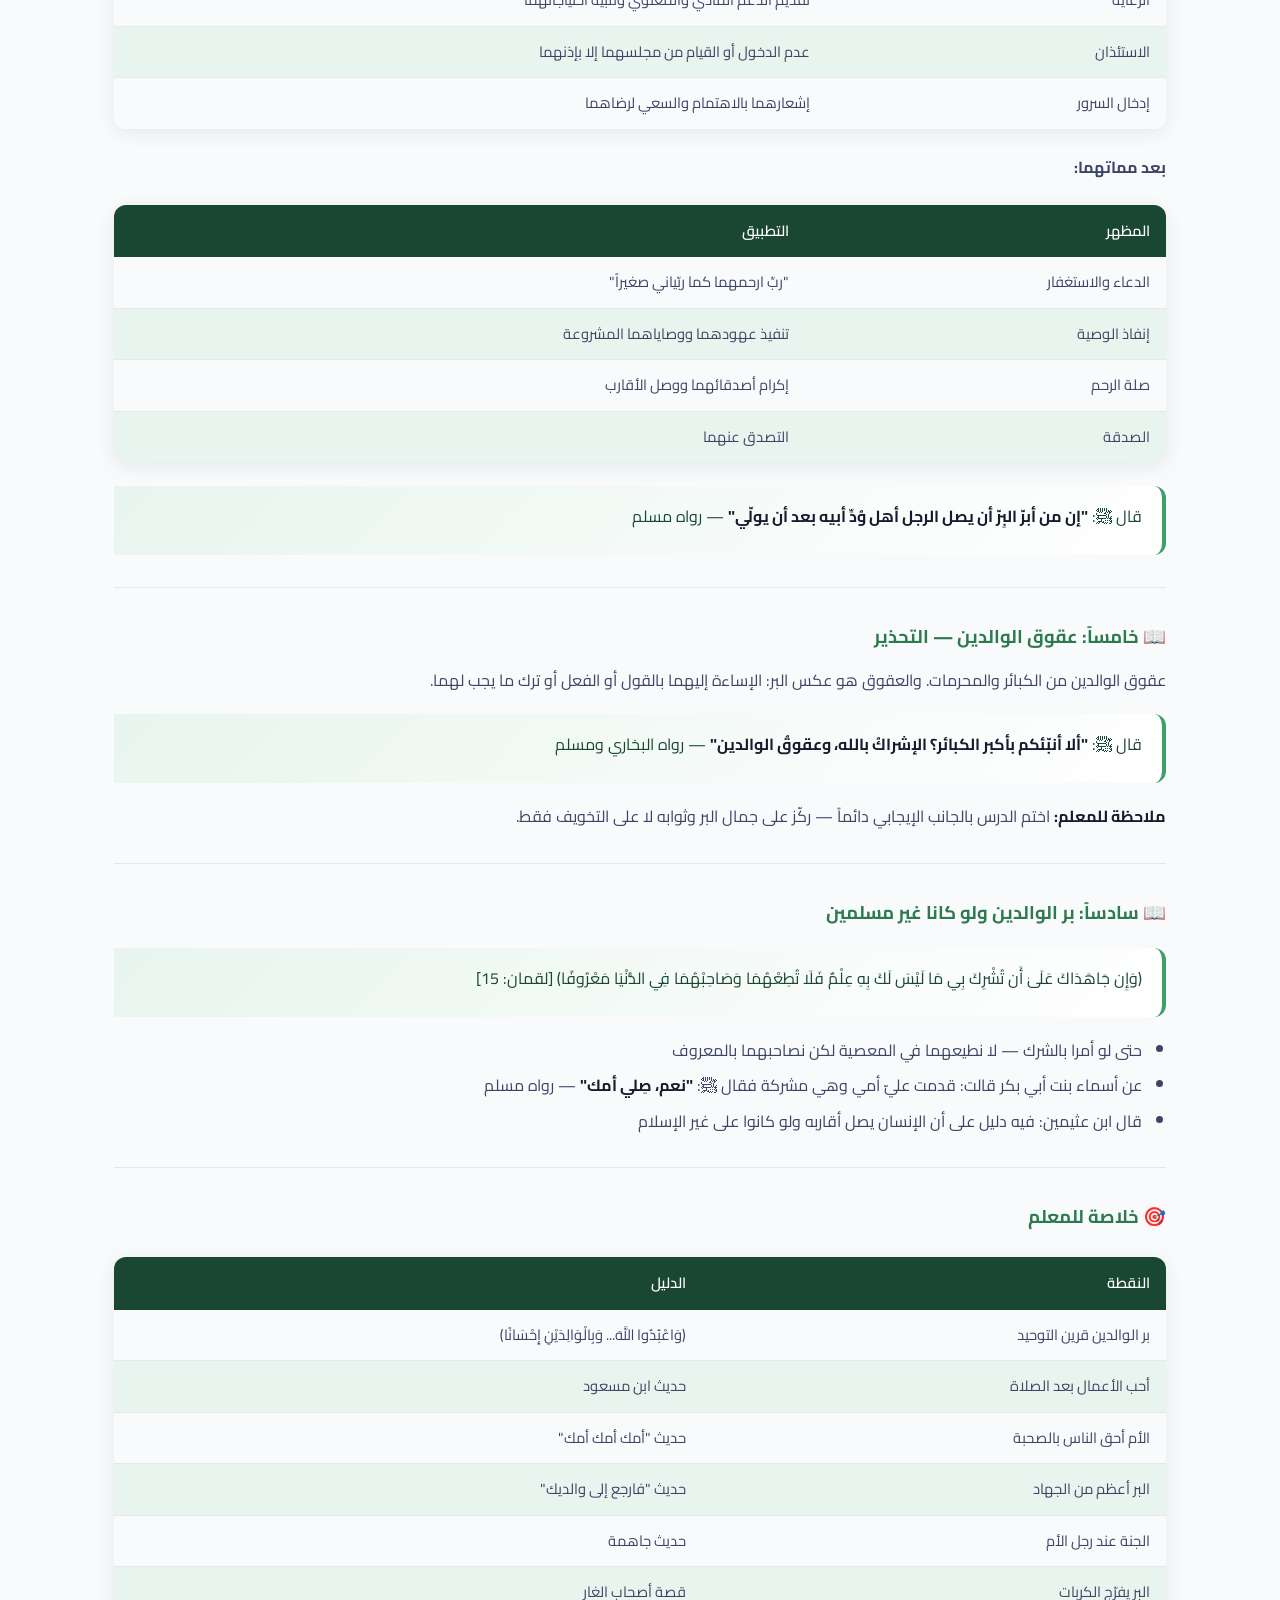
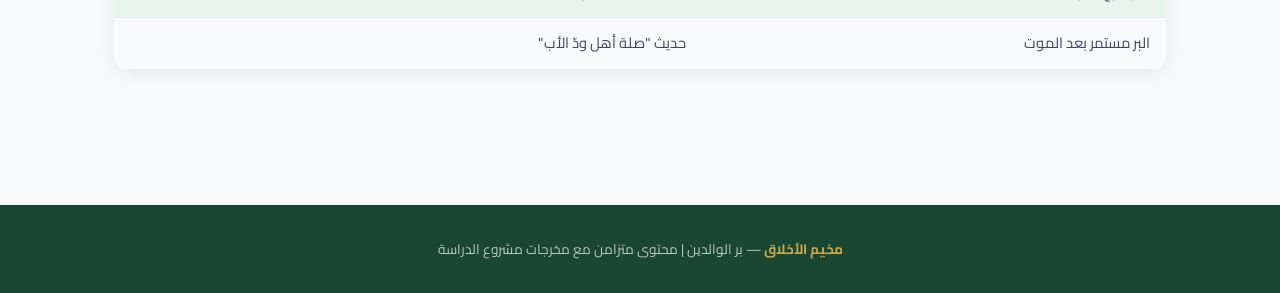
<file: lessons/birr-alwalidayn/index.html>
<!DOCTYPE html>
<html lang="ar" dir="rtl">
<head>
  <meta charset="UTF-8">
  <meta name="viewport" content="width=device-width, initial-scale=1.0">
  <title>بر الوالدين — مخيم الأخلاق</title>
  <meta name="description" content="حقوق الوالدين ووجوه البر العملية للشباب في الحياة اليومية.">
  <link rel="stylesheet" href="../../assets/css/style.css">
</head>
<body data-lesson-slug="birr-alwalidayn">

<div class="reading-progress" id="reading-progress"></div>

<nav class="top-nav">
  <a class="brand" href="../../index.html">مخيم <span>الأخلاق</span></a>
  <button class="hamburger" id="hamburger" aria-label="قائمة">☰</button>
  <ul class="nav-links" id="nav-links">
    <li><a href="../../index.html">الرئيسية</a></li>
    <li><a href="./" class="active">الدروس</a></li>
    <li><a href="../../videos/">الفيديوهات</a></li>
  </ul>
</nav>

<section class="hero" style="padding:3rem 2rem">
  <div style="max-width:760px;margin:0 auto">
    <div class="hero-badge" id="lesson-badge">درس مخيم الأخلاق</div>
    <h1 style="font-size:2.2rem" id="lesson-title">بر الوالدين <em>🤲</em></h1>
    <p id="lesson-description">من القرآن الكريم والسنة النبوية والقصص</p>
    <div class="hero-verse" id="lesson-summary">
      حقوق الوالدين ووجوه البر العملية للشباب في الحياة اليومية.
    </div>
  </div>
</section>

<div class="tab-nav">
  <div class="tab-nav-inner container">
    <button class="tab-btn active" data-tab="teacher">📋 مادة المعلم</button>
    <button class="tab-btn" data-tab="student">🎓 بطاقة الطالب</button>
    <button class="tab-btn" data-tab="questions">❓ أسئلة النقاش</button>
    <button class="tab-btn" data-tab="activities">🎯 الأنشطة التفاعلية</button>
    <button class="tab-btn" data-tab="worksheet">✏️ ورقة العمل</button>
    <button class="tab-btn" data-tab="teacher-test">🧪 اختبار المعلم</button>
    <button class="tab-btn" data-tab="learner-test">🧪 اختبار المتعلم</button>
  </div>
</div>


<div class="panel active" id="teacher">
  <div class="container">
    <div class="content-body markdown-body is-loading" data-section-id="teacher">
      <p>جارٍ تحميل المحتوى...</p>
    </div>
  </div>
</div>

<div class="panel" id="student">
  <div class="container">
    <div class="content-body markdown-body is-loading" data-section-id="student">
      <p>جارٍ تحميل المحتوى...</p>
    </div>
  </div>
</div>

<div class="panel" id="questions">
  <div class="container">
    <div class="content-body markdown-body is-loading" data-section-id="questions">
      <p>جارٍ تحميل المحتوى...</p>
    </div>
  </div>
</div>

<div class="panel" id="activities">
  <div class="container">
    <div class="content-body markdown-body is-loading" data-section-id="activities">
      <p>جارٍ تحميل المحتوى...</p>
    </div>
  </div>
</div>

<div class="panel" id="worksheet">
  <div class="container">
    <div class="content-body markdown-body is-loading" data-section-id="worksheet">
      <p>جارٍ تحميل المحتوى...</p>
    </div>
  </div>
</div>

<div class="panel" id="teacher-test">
  <div class="container">
    <div class="content-body quiz-host is-loading" data-quiz-role="teacher">
      <p>جارٍ تحميل اختبار المعلم...</p>
    </div>
  </div>
</div>

<div class="panel" id="learner-test">
  <div class="container">
    <div class="content-body quiz-host is-loading" data-quiz-role="learner">
      <p>جارٍ تحميل اختبار المتعلم...</p>
    </div>
  </div>
</div>

<footer>
  <strong>مخيم الأخلاق</strong> — بر الوالدين | محتوى متزامن مع مخرجات مشروع الدراسة
</footer>

<a class="back-top" id="back-top" href="#" title="العودة للأعلى">↑</a>

<script src="../../assets/js/main.js"></script>
<script src="../../assets/js/lesson.js"></script>
</body>
</html>
</file>
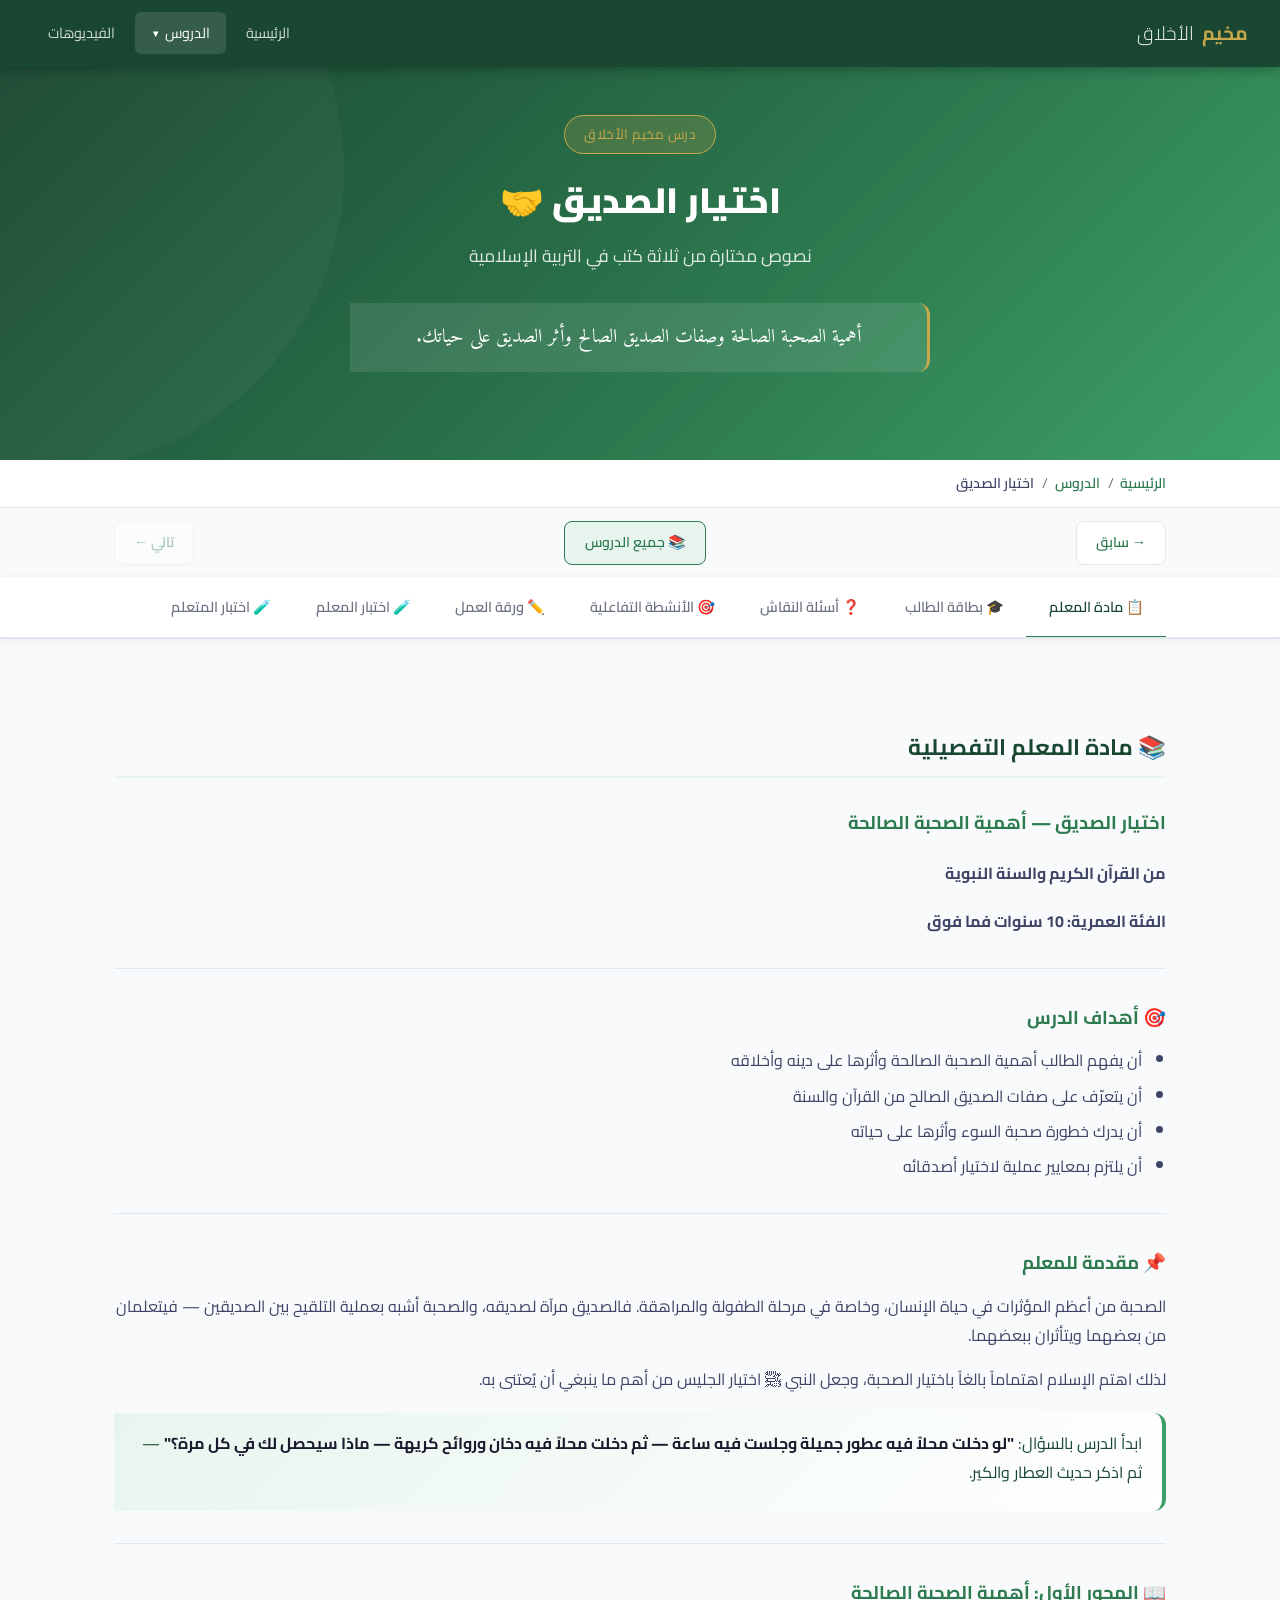
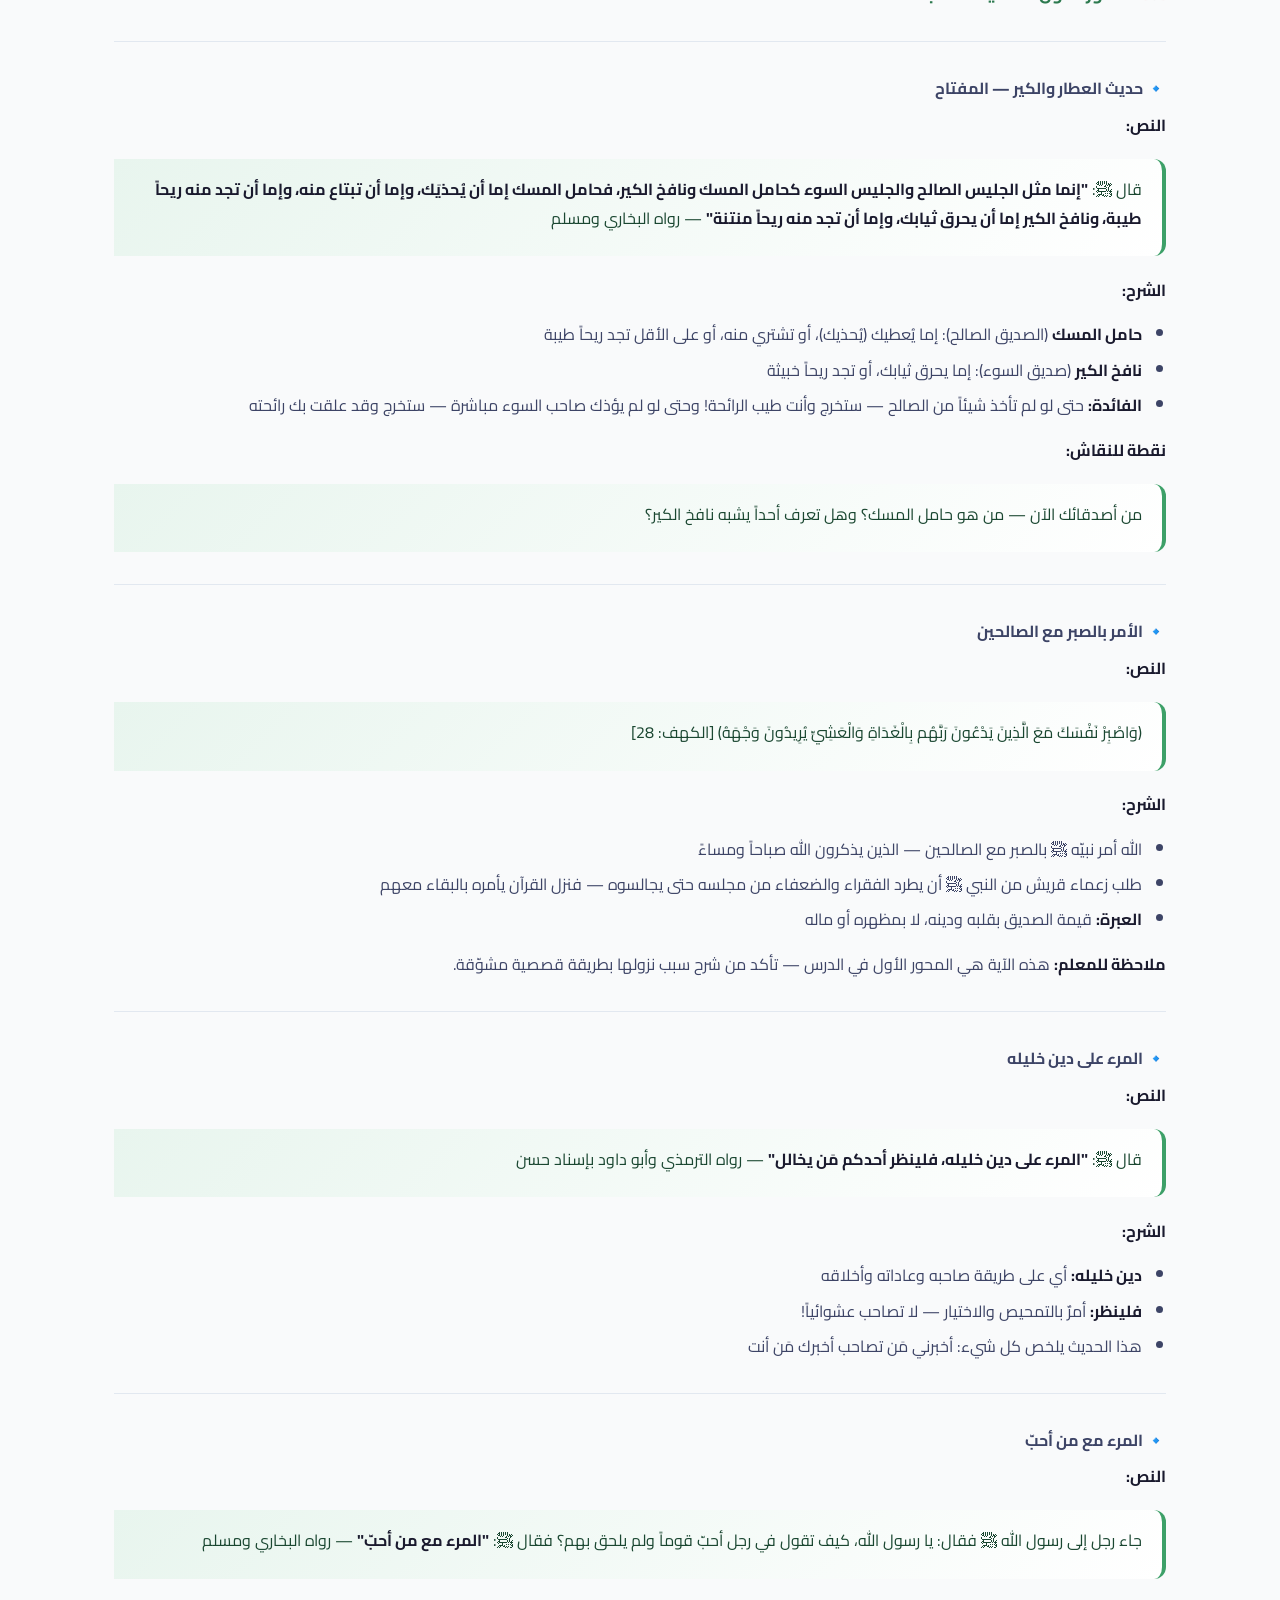
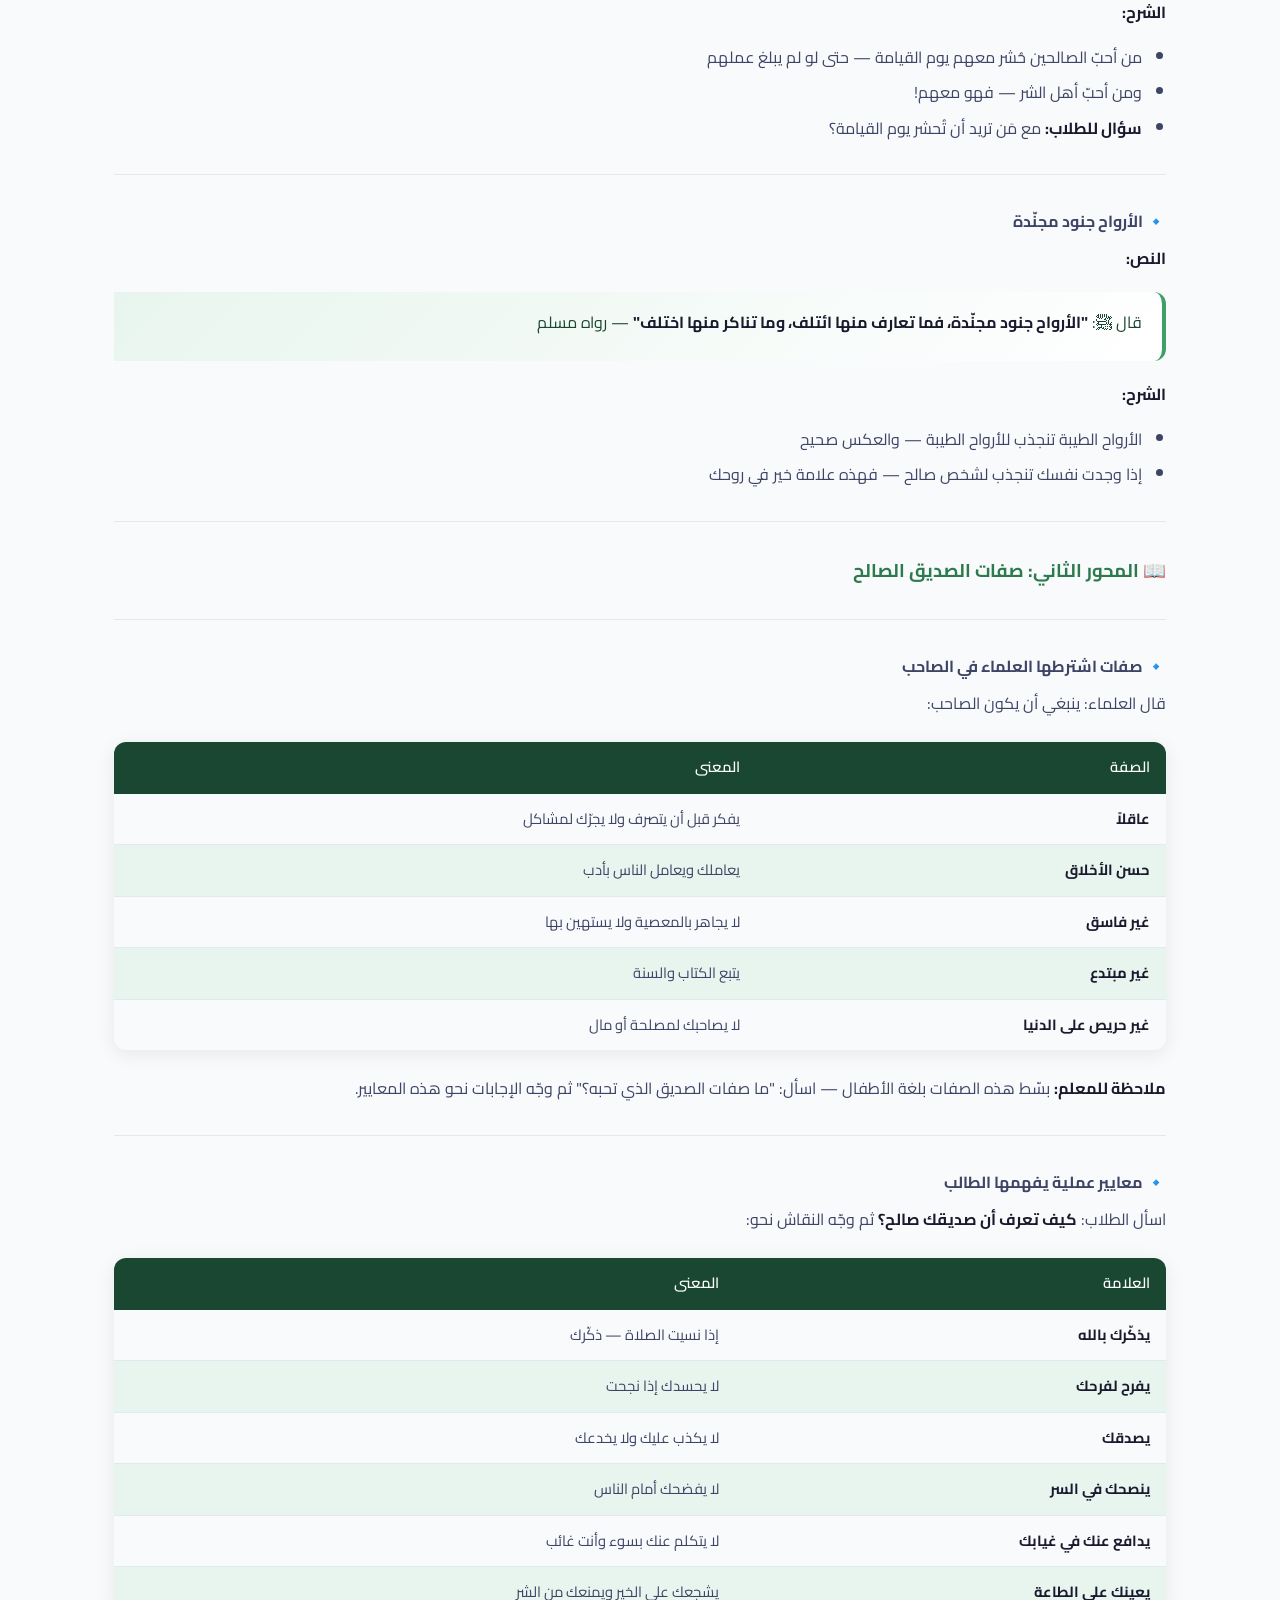
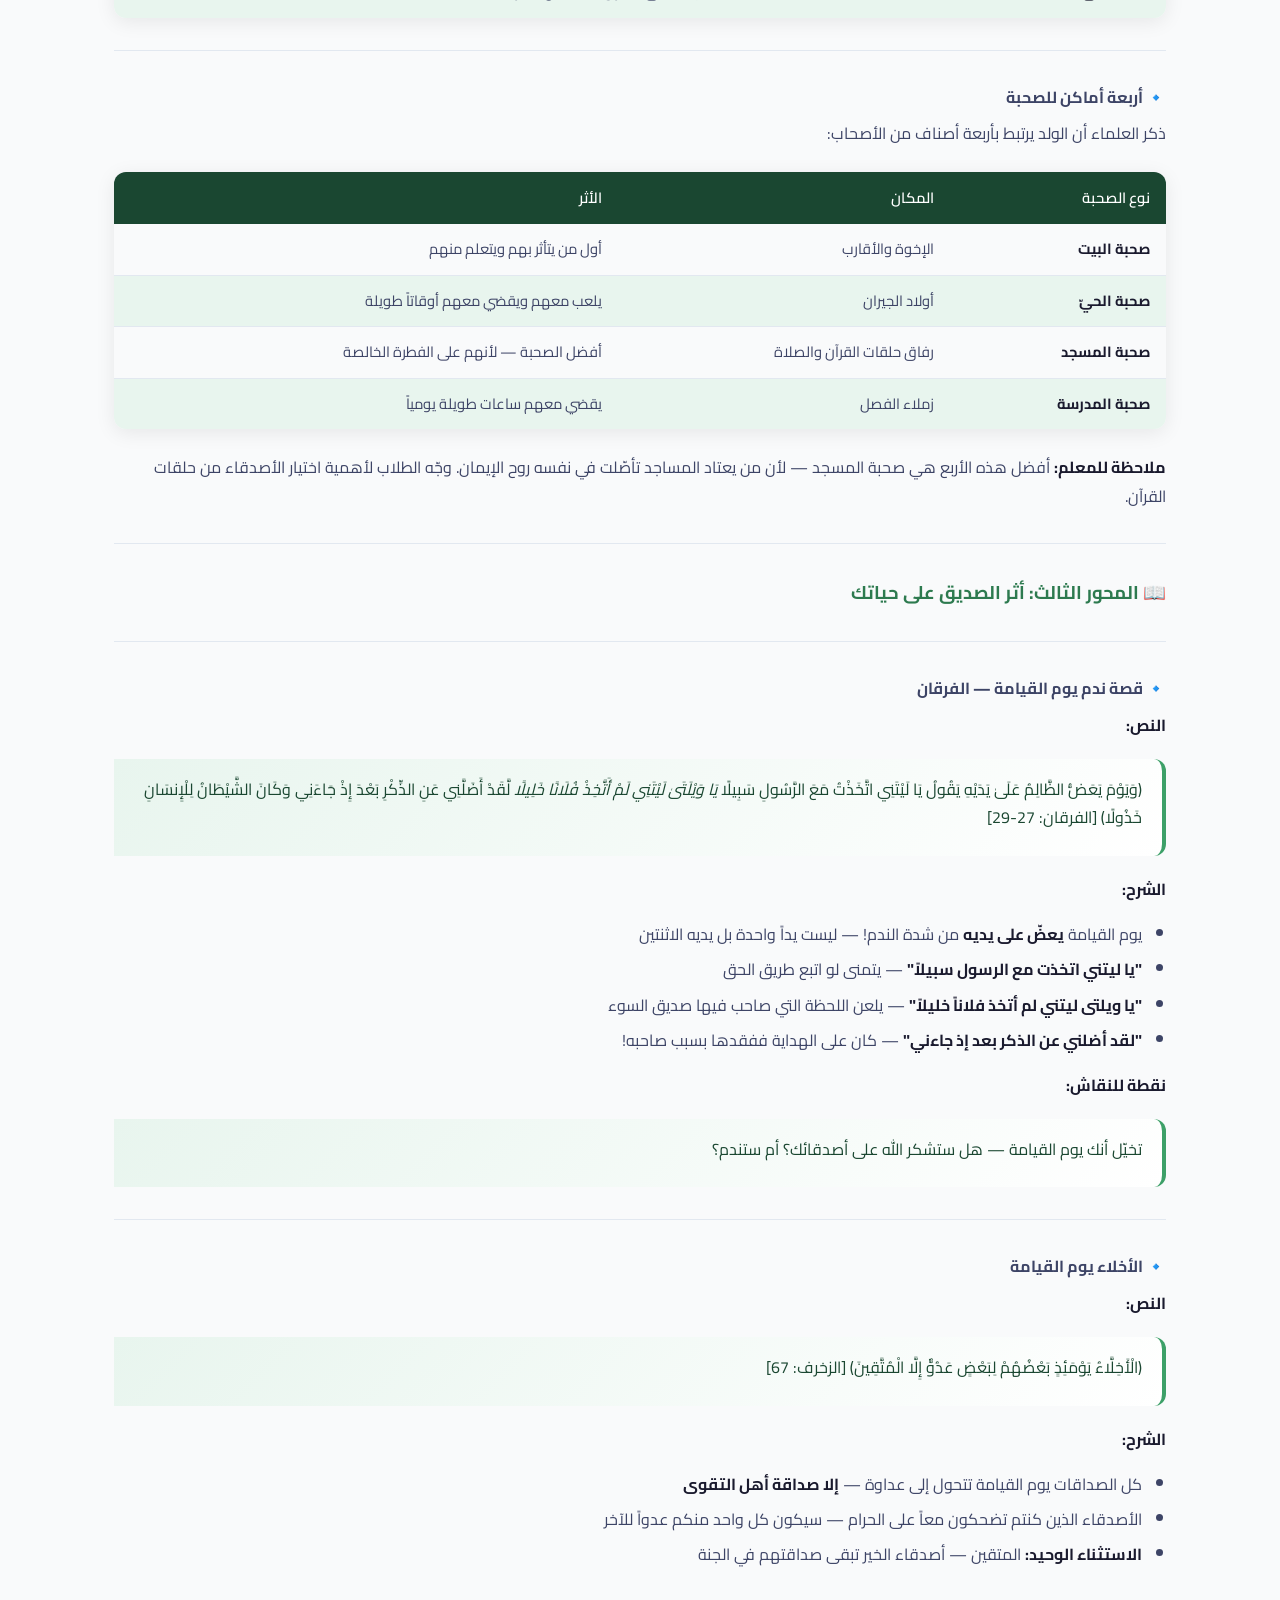
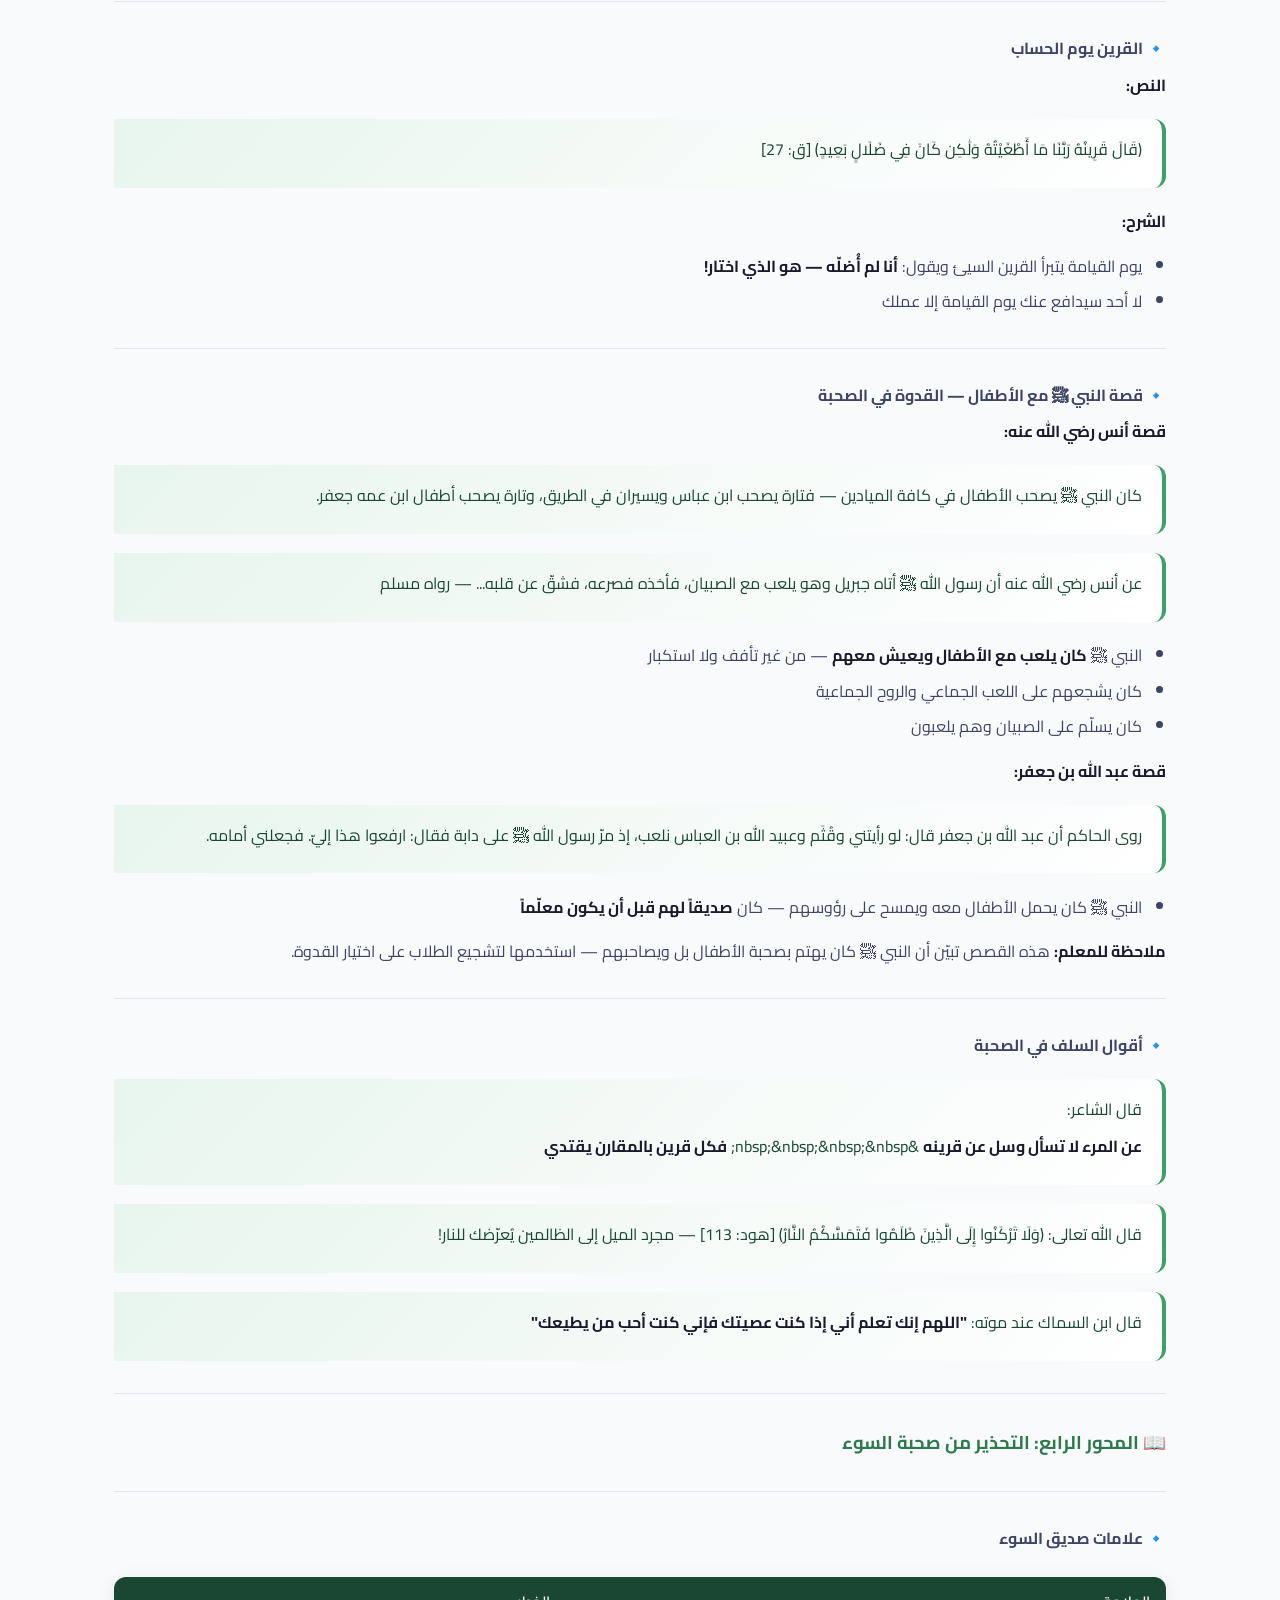
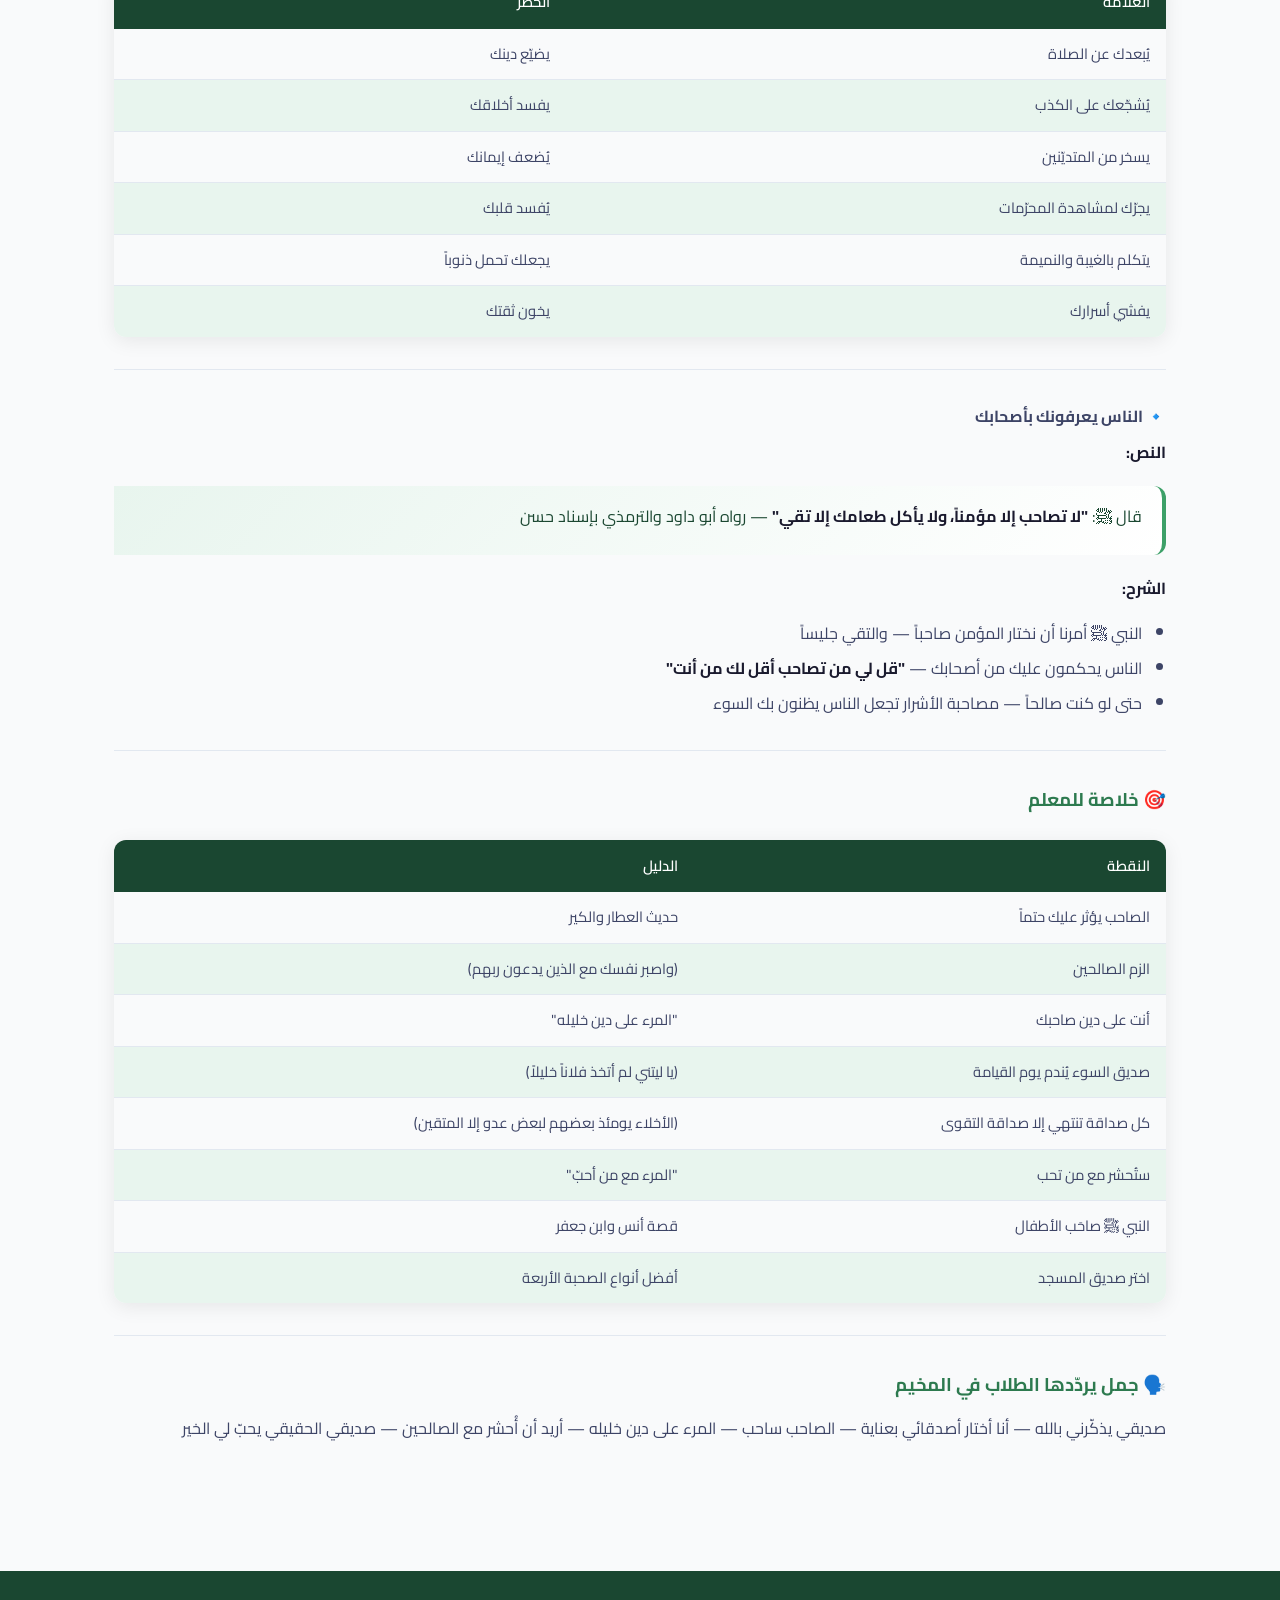
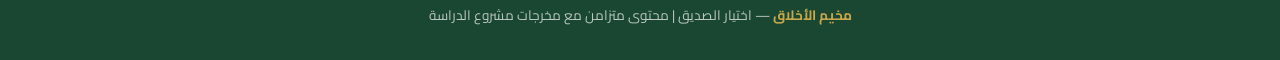
<file: lessons/choosing-friends/index.html>
<!DOCTYPE html>
<html lang="ar" dir="rtl">
<head>
  <meta charset="UTF-8">
  <meta name="viewport" content="width=device-width, initial-scale=1.0">
  <title>اختيار الصديق — مخيم الأخلاق</title>
  <meta name="description" content="أهمية الصحبة الصالحة وصفات الصديق الصالح وأثر الصديق على حياتك.">
  <link rel="stylesheet" href="../../assets/css/style.css">
</head>
<body data-lesson-slug="choosing-friends">

<div class="reading-progress" id="reading-progress"></div>

<nav class="top-nav">
  <a class="brand" href="../../index.html">مخيم <span>الأخلاق</span></a>
  <button class="hamburger" id="hamburger" aria-label="قائمة">☰</button>
  <ul class="nav-links" id="nav-links">
    <li><a href="../../index.html">الرئيسية</a></li>
    <li class="nav-dropdown" id="lessons-dropdown">
      <a href="#" class="active">الدروس <span class="dropdown-arrow">▼</span></a>
      <div class="dropdown-menu" id="dropdown-menu"></div>
    </li>
    <li><a href="../../videos/">الفيديوهات</a></li>
  </ul>
</nav>

<section class="hero" style="padding:3rem 2rem">
  <div style="max-width:760px;margin:0 auto">
    <div class="hero-badge" id="lesson-badge">درس مخيم الأخلاق</div>
    <h1 style="font-size:2.2rem" id="lesson-title">اختيار الصديق <em>🤝</em></h1>
    <p id="lesson-description">نصوص مختارة من ثلاثة كتب في التربية الإسلامية</p>
    <div class="hero-verse" id="lesson-summary">
      أهمية الصحبة الصالحة وصفات الصديق الصالح وأثر الصديق على حياتك.
    </div>
  </div>
</section>

<nav class="breadcrumb">
  <ol class="breadcrumb-list">
    <li><a href="../../index.html">الرئيسية</a></li>
    <li><a href="../../index.html#lessons-section">الدروس</a></li>
    <li><span class="breadcrumb-current" id="breadcrumb-lesson-name">اختيار الصديق</span></li>
  </ol>
</nav>
<div class="lesson-nav-bar">
  <a class="lesson-nav-btn" id="lesson-prev" href="#">→ سابق</a>
  <a class="lesson-nav-btn lesson-nav-btn--all" href="../../index.html#lessons-section">📚 جميع الدروس</a>
  <a class="lesson-nav-btn" id="lesson-next" href="#">تالي ←</a>
</div>

<div class="tab-nav">
  <div class="tab-nav-inner container">
    <button class="tab-btn active" data-tab="teacher">📋 مادة المعلم</button>
    <button class="tab-btn" data-tab="student">🎓 بطاقة الطالب</button>
    <button class="tab-btn" data-tab="questions">❓ أسئلة النقاش</button>
    <button class="tab-btn" data-tab="activities">🎯 الأنشطة التفاعلية</button>
    <button class="tab-btn" data-tab="worksheet">✏️ ورقة العمل</button>
    <button class="tab-btn" data-tab="teacher-test">🧪 اختبار المعلم</button>
    <button class="tab-btn" data-tab="learner-test">🧪 اختبار المتعلم</button>
  </div>
</div>


<div class="panel active" id="teacher">
  <div class="container">
    <div class="content-body markdown-body is-loading" data-section-id="teacher">
      <p>جارٍ تحميل المحتوى...</p>
    </div>
  </div>
</div>

<div class="panel" id="student">
  <div class="container">
    <div class="content-body markdown-body is-loading" data-section-id="student">
      <p>جارٍ تحميل المحتوى...</p>
    </div>
  </div>
</div>

<div class="panel" id="questions">
  <div class="container">
    <div class="content-body markdown-body is-loading" data-section-id="questions">
      <p>جارٍ تحميل المحتوى...</p>
    </div>
  </div>
</div>

<div class="panel" id="activities">
  <div class="container">
    <div class="content-body markdown-body is-loading" data-section-id="activities">
      <p>جارٍ تحميل المحتوى...</p>
    </div>
  </div>
</div>

<div class="panel" id="worksheet">
  <div class="container">
    <div class="content-body markdown-body is-loading" data-section-id="worksheet">
      <p>جارٍ تحميل المحتوى...</p>
    </div>
  </div>
</div>

<div class="panel" id="teacher-test">
  <div class="container">
    <div class="content-body quiz-host is-loading" data-quiz-role="teacher">
      <p>جارٍ تحميل اختبار المعلم...</p>
    </div>
  </div>
</div>

<div class="panel" id="learner-test">
  <div class="container">
    <div class="content-body quiz-host is-loading" data-quiz-role="learner">
      <p>جارٍ تحميل اختبار المتعلم...</p>
    </div>
  </div>
</div>

<footer>
  <strong>مخيم الأخلاق</strong> — اختيار الصديق | محتوى متزامن مع مخرجات مشروع الدراسة
</footer>

<a class="back-top" id="back-top" href="#" title="العودة للأعلى">↑</a>

<script src="../../assets/js/main.js"></script>
<script src="../../assets/js/lesson.js"></script>
</body>
</html>
</file>
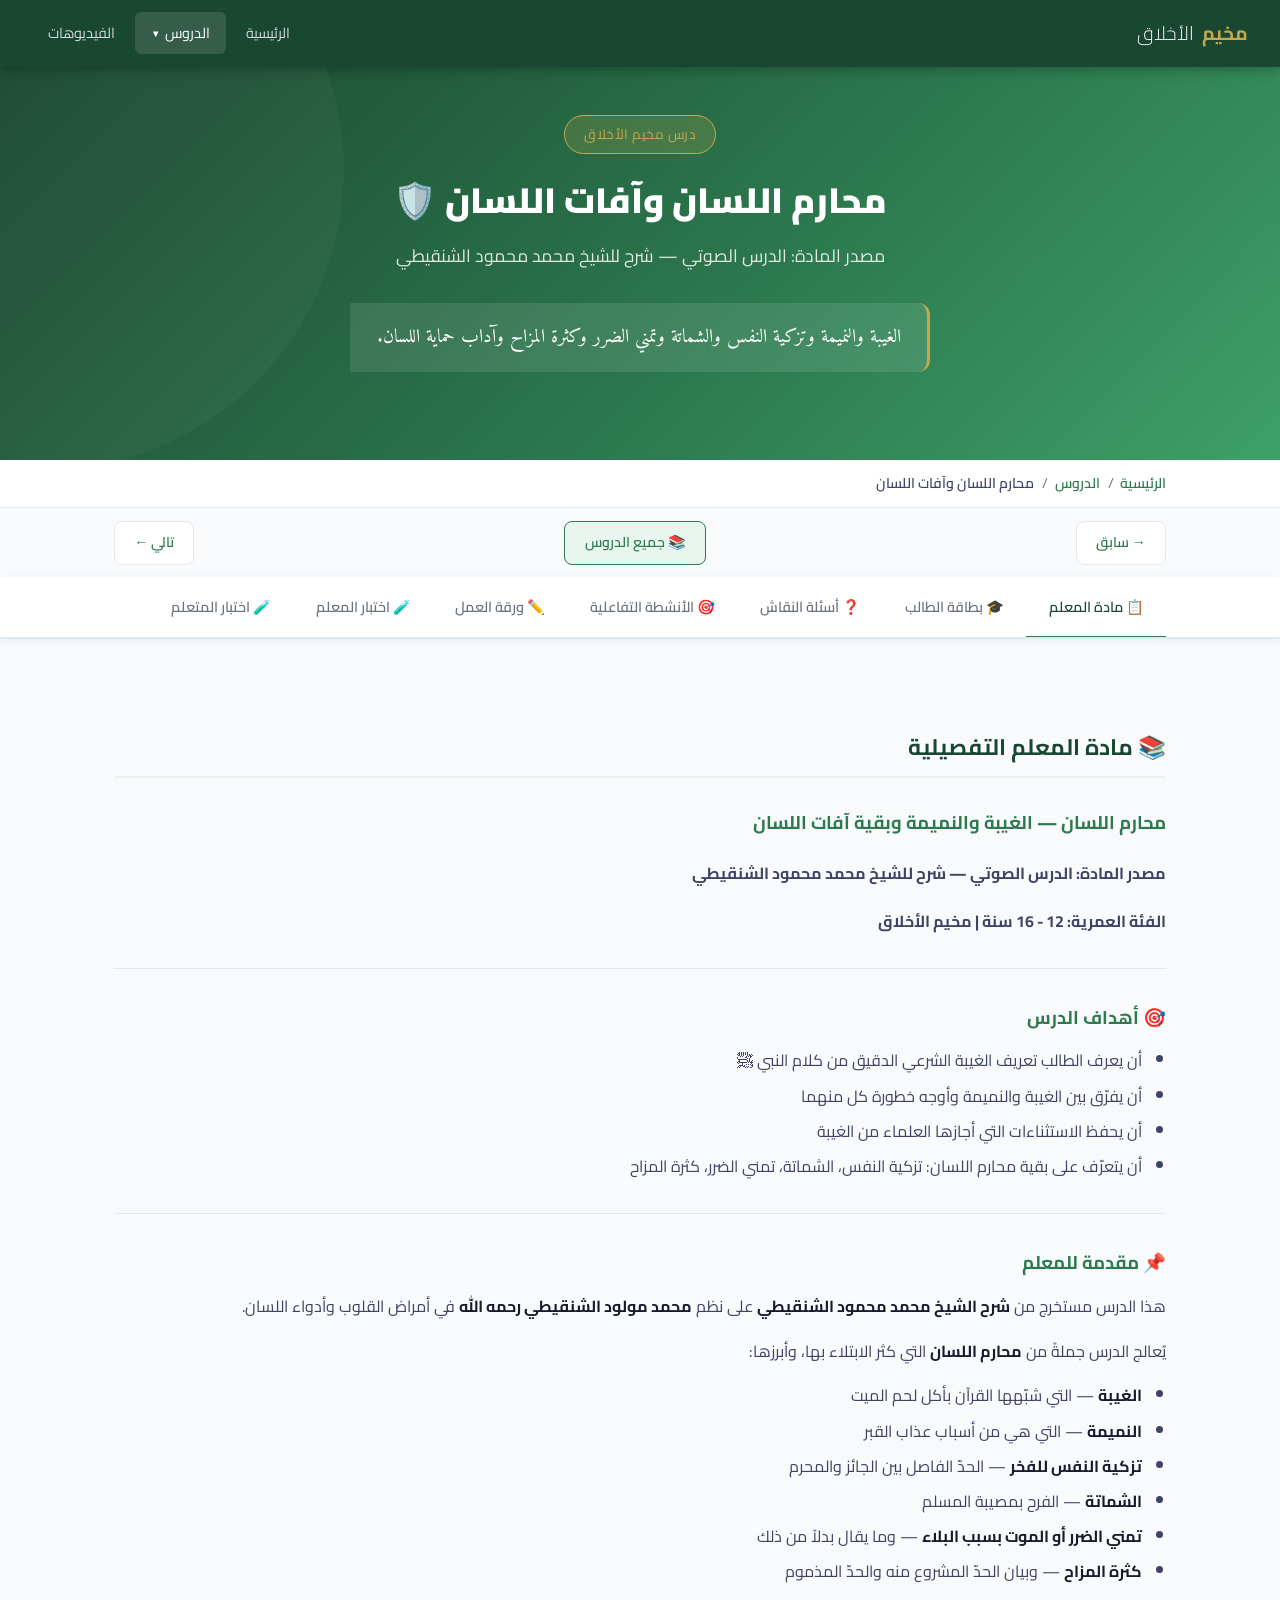
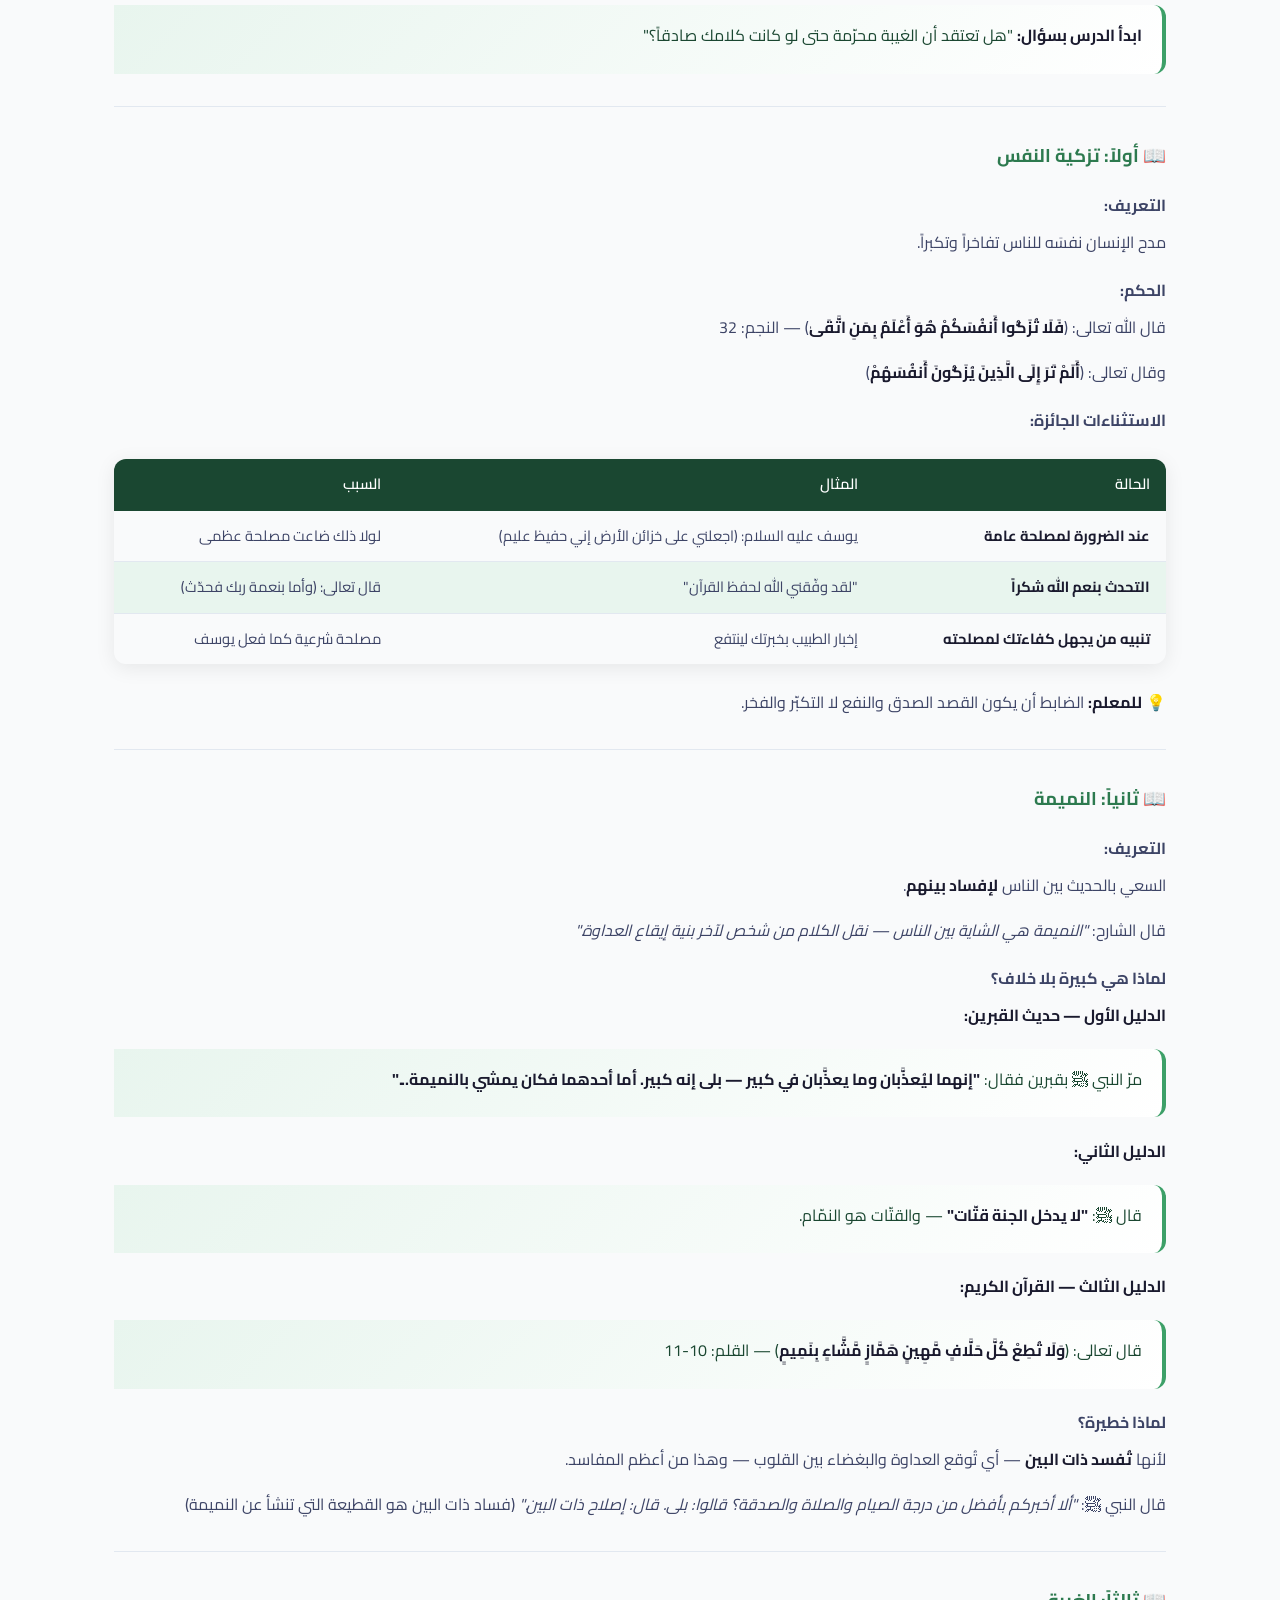
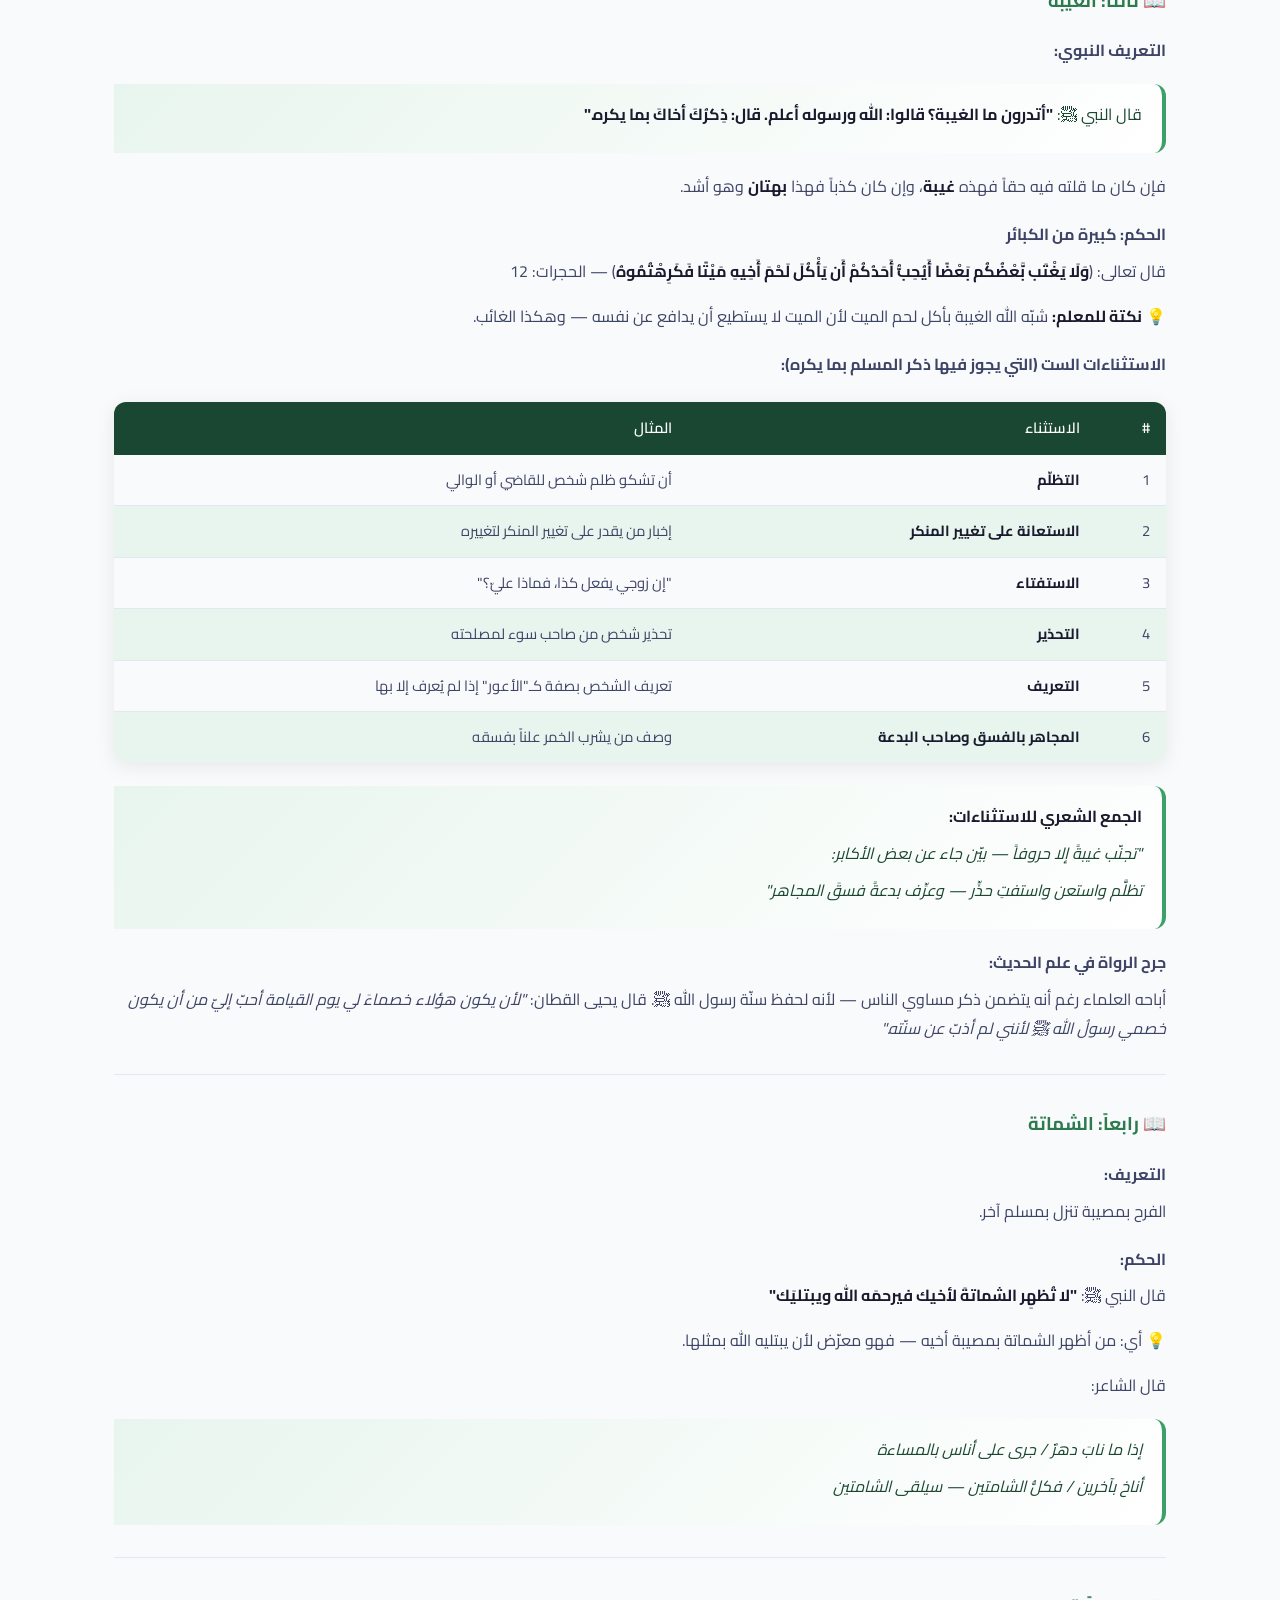
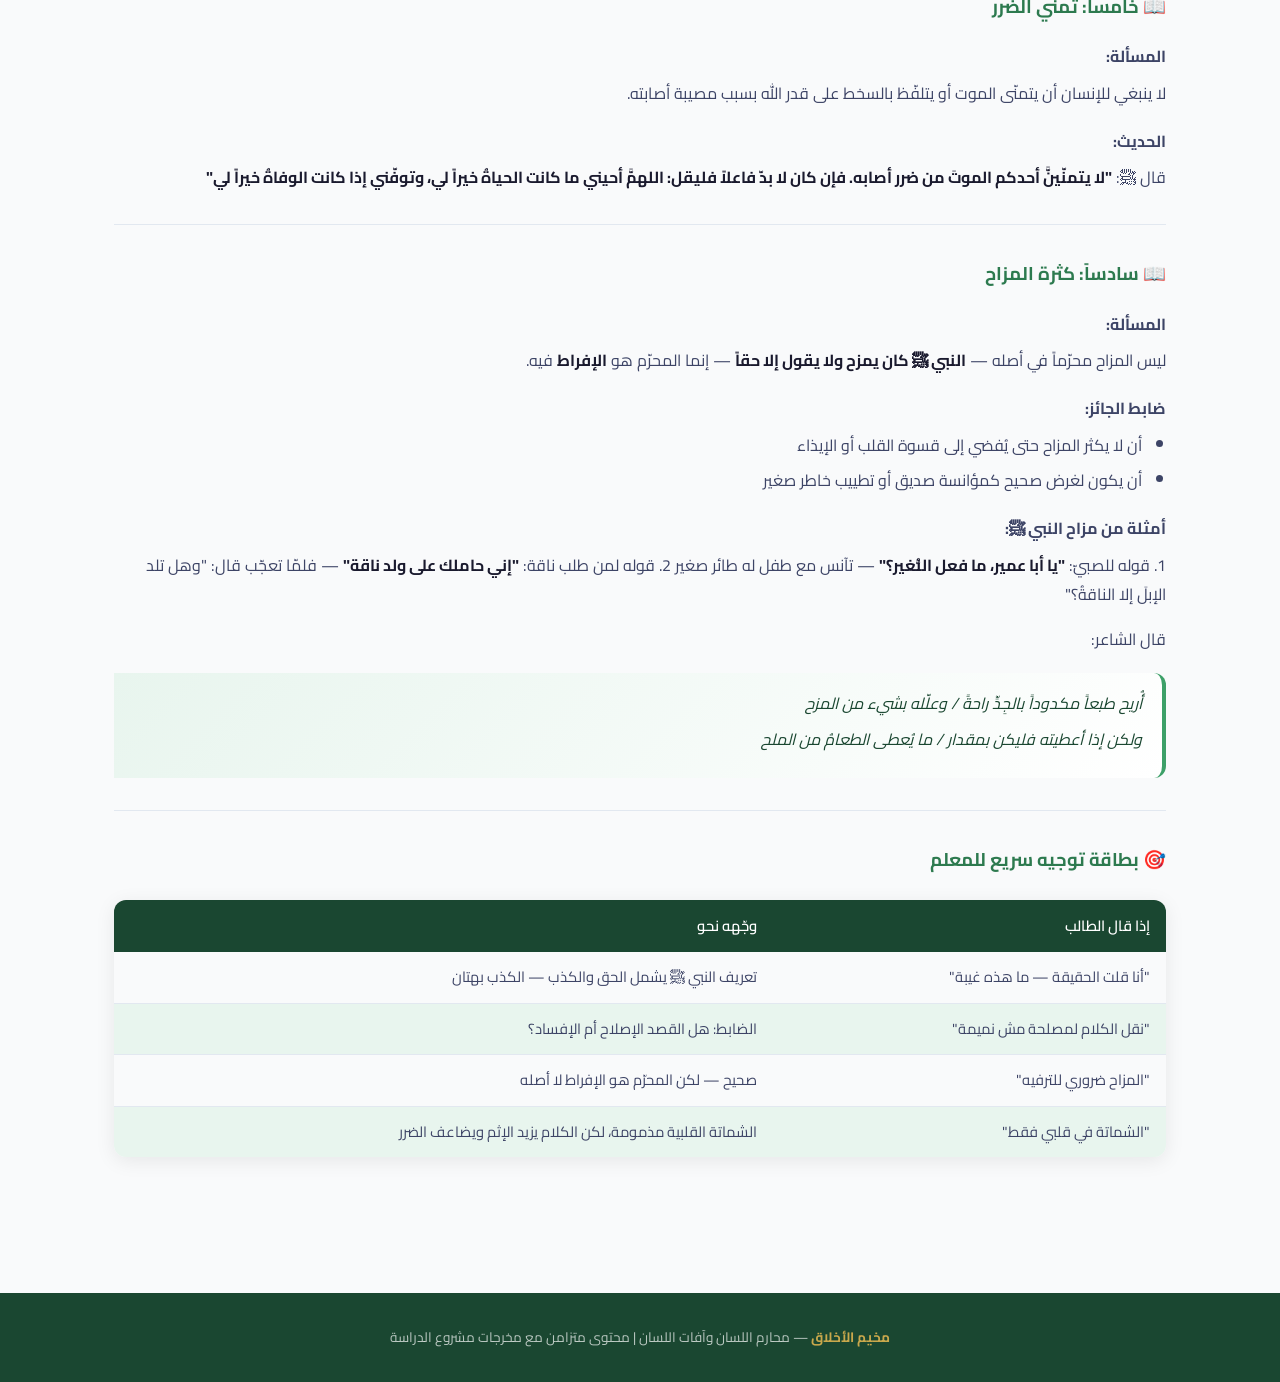
<file: lessons/ghibah/index.html>
<!DOCTYPE html>
<html lang="ar" dir="rtl">
<head>
  <meta charset="UTF-8">
  <meta name="viewport" content="width=device-width, initial-scale=1.0">
  <title>محارم اللسان وآفات اللسان — مخيم الأخلاق</title>
  <meta name="description" content="الغيبة والنميمة وتزكية النفس والشماتة وتمني الضرر وكثرة المزاح وآداب حماية اللسان.">
  <link rel="stylesheet" href="../../assets/css/style.css">
</head>
<body data-lesson-slug="ghibah">

<div class="reading-progress" id="reading-progress"></div>

<nav class="top-nav">
  <a class="brand" href="../../index.html">مخيم <span>الأخلاق</span></a>
  <button class="hamburger" id="hamburger" aria-label="قائمة">☰</button>
  <ul class="nav-links" id="nav-links">
    <li><a href="../../index.html">الرئيسية</a></li>
    <li class="nav-dropdown" id="lessons-dropdown">
      <a href="#" class="active">الدروس <span class="dropdown-arrow">▼</span></a>
      <div class="dropdown-menu" id="dropdown-menu"></div>
    </li>
    <li><a href="../../videos/">الفيديوهات</a></li>
  </ul>
</nav>

<section class="hero" style="padding:3rem 2rem">
  <div style="max-width:760px;margin:0 auto">
    <div class="hero-badge" id="lesson-badge">درس مخيم الأخلاق</div>
    <h1 style="font-size:2.2rem" id="lesson-title">محارم اللسان وآفات اللسان <em>🛡️</em></h1>
    <p id="lesson-description">مصدر المادة: الدرس الصوتي — شرح للشيخ محمد محمود الشنقيطي</p>
    <div class="hero-verse" id="lesson-summary">
      الغيبة والنميمة وتزكية النفس والشماتة وتمني الضرر وكثرة المزاح وآداب حماية اللسان.
    </div>
  </div>
</section>

<nav class="breadcrumb">
  <ol class="breadcrumb-list">
    <li><a href="../../index.html">الرئيسية</a></li>
    <li><a href="../../index.html#lessons-section">الدروس</a></li>
    <li><span class="breadcrumb-current" id="breadcrumb-lesson-name">محارم اللسان وآفات اللسان</span></li>
  </ol>
</nav>
<div class="lesson-nav-bar">
  <a class="lesson-nav-btn" id="lesson-prev" href="#">→ سابق</a>
  <a class="lesson-nav-btn lesson-nav-btn--all" href="../../index.html#lessons-section">📚 جميع الدروس</a>
  <a class="lesson-nav-btn" id="lesson-next" href="#">تالي ←</a>
</div>

<div class="tab-nav">
  <div class="tab-nav-inner container">
    <button class="tab-btn active" data-tab="teacher">📋 مادة المعلم</button>
    <button class="tab-btn" data-tab="student">🎓 بطاقة الطالب</button>
    <button class="tab-btn" data-tab="questions">❓ أسئلة النقاش</button>
    <button class="tab-btn" data-tab="activities">🎯 الأنشطة التفاعلية</button>
    <button class="tab-btn" data-tab="worksheet">✏️ ورقة العمل</button>
    <button class="tab-btn" data-tab="teacher-test">🧪 اختبار المعلم</button>
    <button class="tab-btn" data-tab="learner-test">🧪 اختبار المتعلم</button>
  </div>
</div>


<div class="panel active" id="teacher">
  <div class="container">
    <div class="content-body markdown-body is-loading" data-section-id="teacher">
      <p>جارٍ تحميل المحتوى...</p>
    </div>
  </div>
</div>

<div class="panel" id="student">
  <div class="container">
    <div class="content-body markdown-body is-loading" data-section-id="student">
      <p>جارٍ تحميل المحتوى...</p>
    </div>
  </div>
</div>

<div class="panel" id="questions">
  <div class="container">
    <div class="content-body markdown-body is-loading" data-section-id="questions">
      <p>جارٍ تحميل المحتوى...</p>
    </div>
  </div>
</div>

<div class="panel" id="activities">
  <div class="container">
    <div class="content-body markdown-body is-loading" data-section-id="activities">
      <p>جارٍ تحميل المحتوى...</p>
    </div>
  </div>
</div>

<div class="panel" id="worksheet">
  <div class="container">
    <div class="content-body markdown-body is-loading" data-section-id="worksheet">
      <p>جارٍ تحميل المحتوى...</p>
    </div>
  </div>
</div>

<div class="panel" id="teacher-test">
  <div class="container">
    <div class="content-body quiz-host is-loading" data-quiz-role="teacher">
      <p>جارٍ تحميل اختبار المعلم...</p>
    </div>
  </div>
</div>

<div class="panel" id="learner-test">
  <div class="container">
    <div class="content-body quiz-host is-loading" data-quiz-role="learner">
      <p>جارٍ تحميل اختبار المتعلم...</p>
    </div>
  </div>
</div>

<footer>
  <strong>مخيم الأخلاق</strong> — محارم اللسان وآفات اللسان | محتوى متزامن مع مخرجات مشروع الدراسة
</footer>

<a class="back-top" id="back-top" href="#" title="العودة للأعلى">↑</a>

<script src="../../assets/js/main.js"></script>
<script src="../../assets/js/lesson.js"></script>
</body>
</html>
</file>
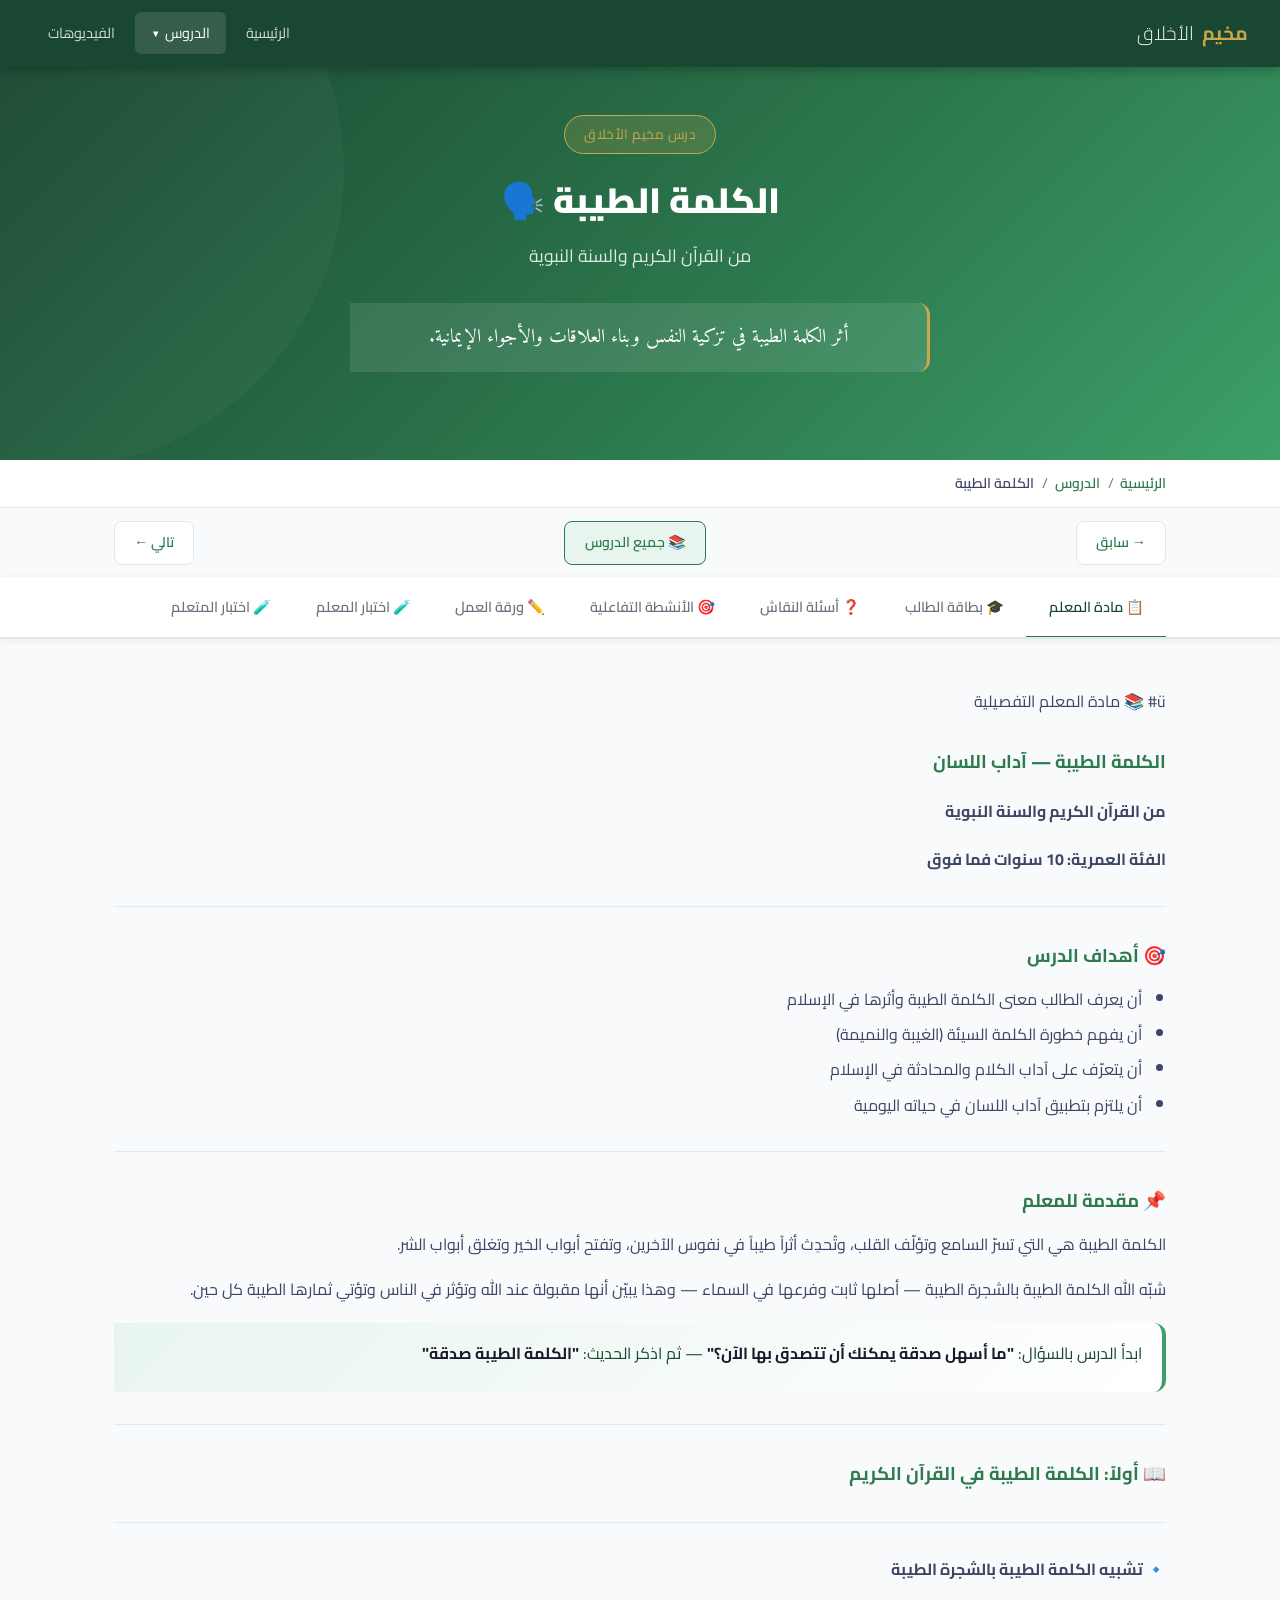
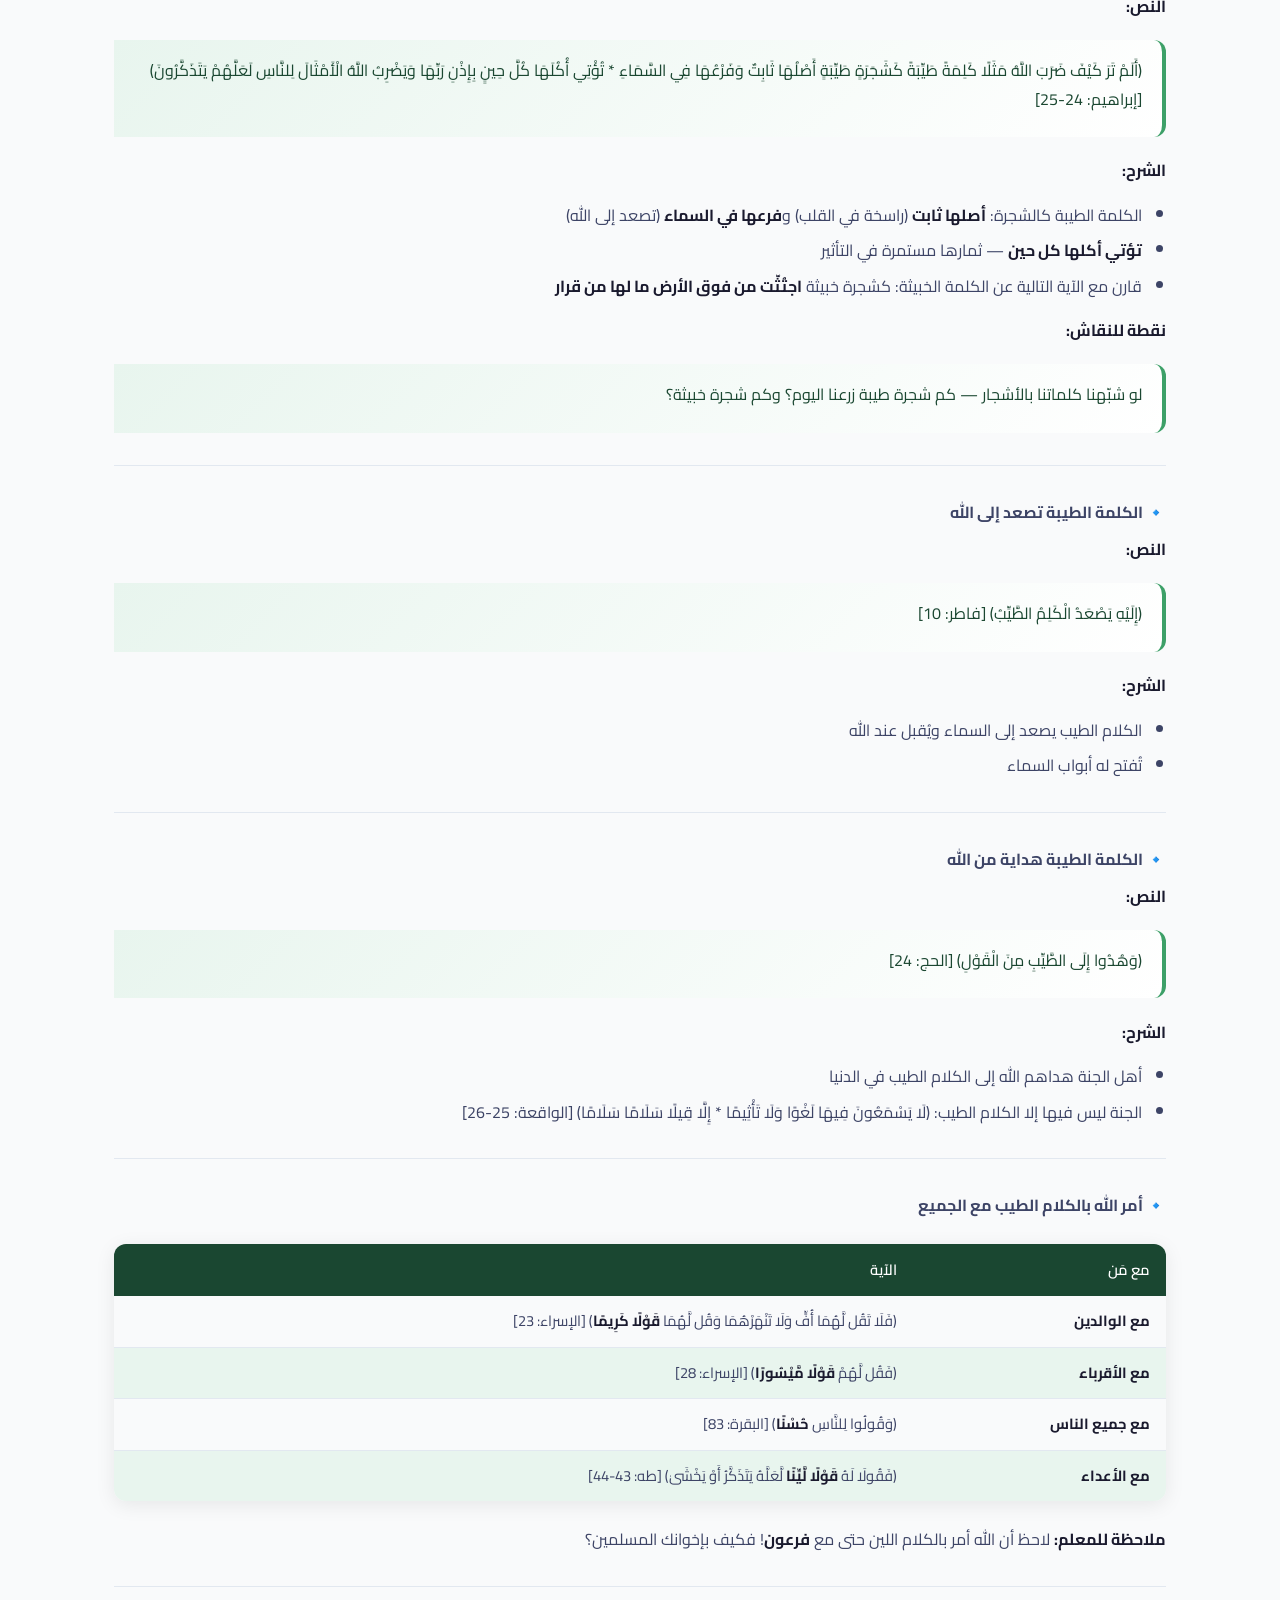
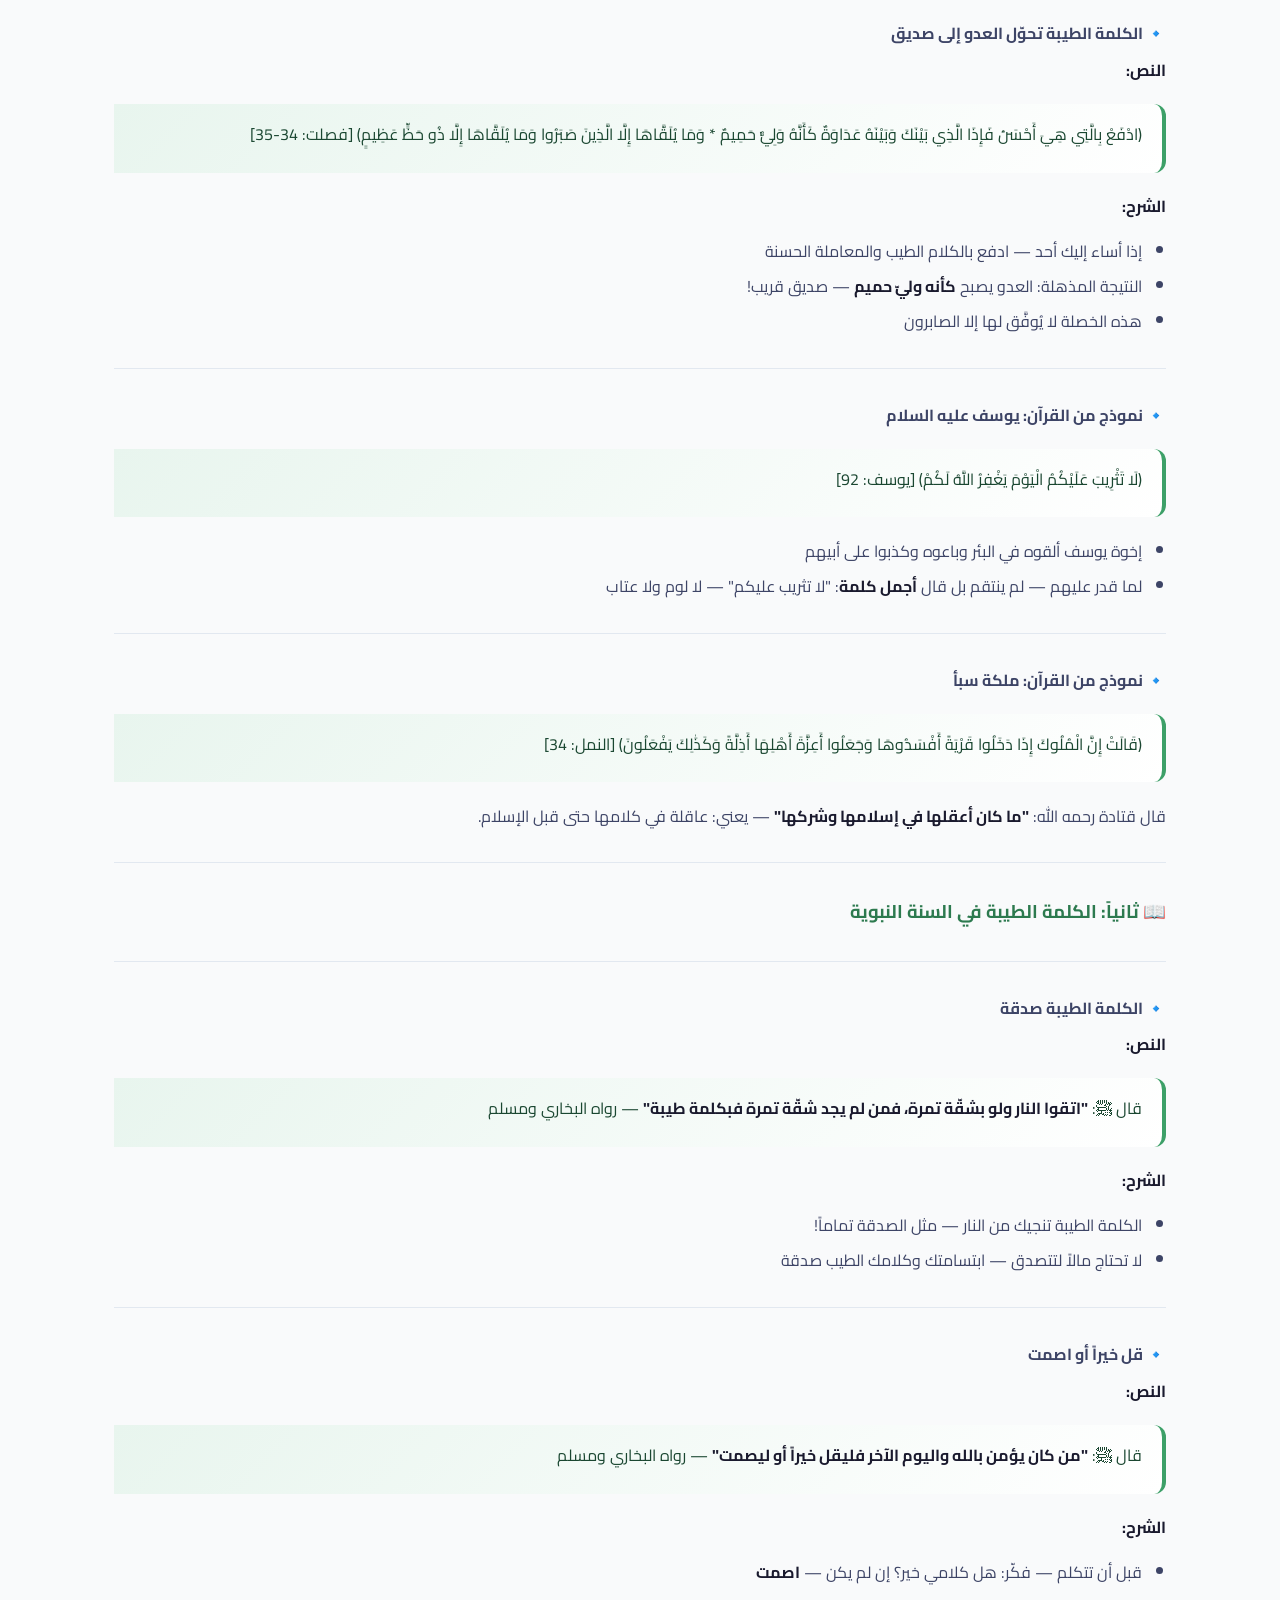
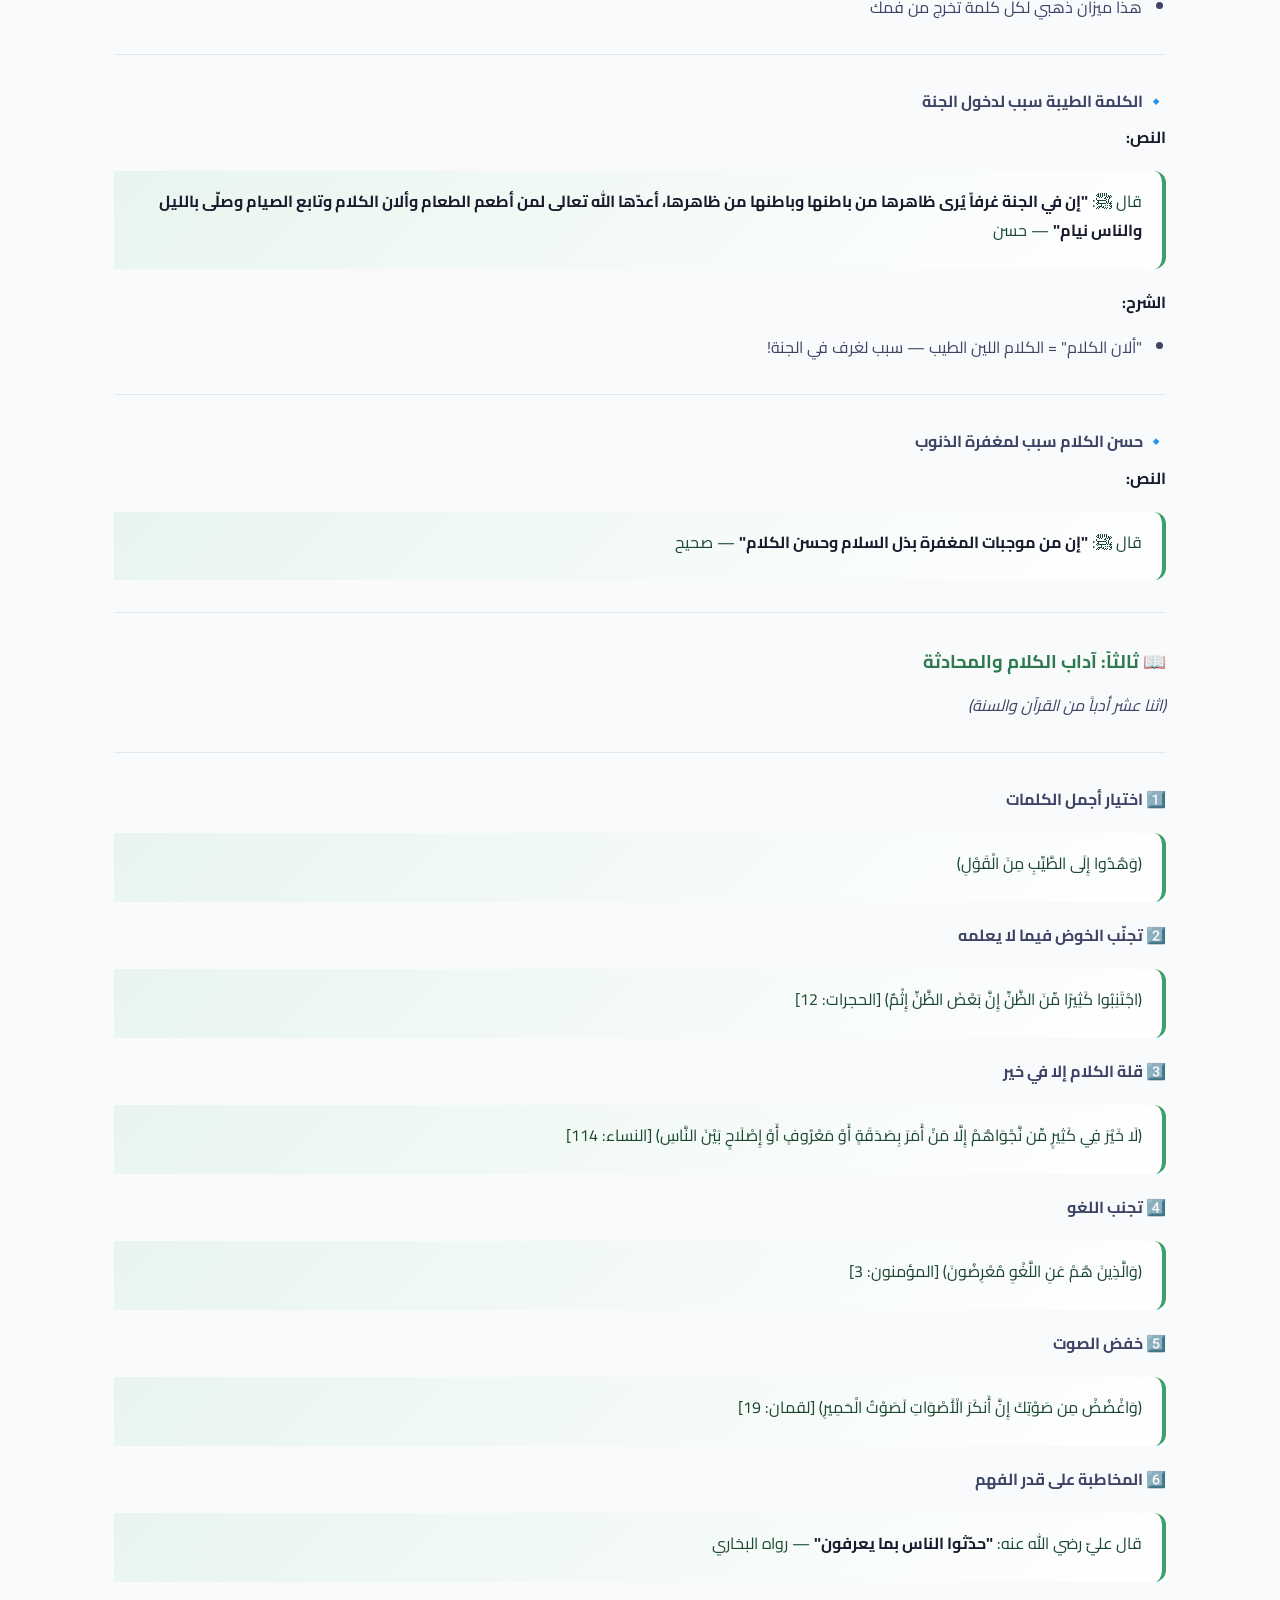
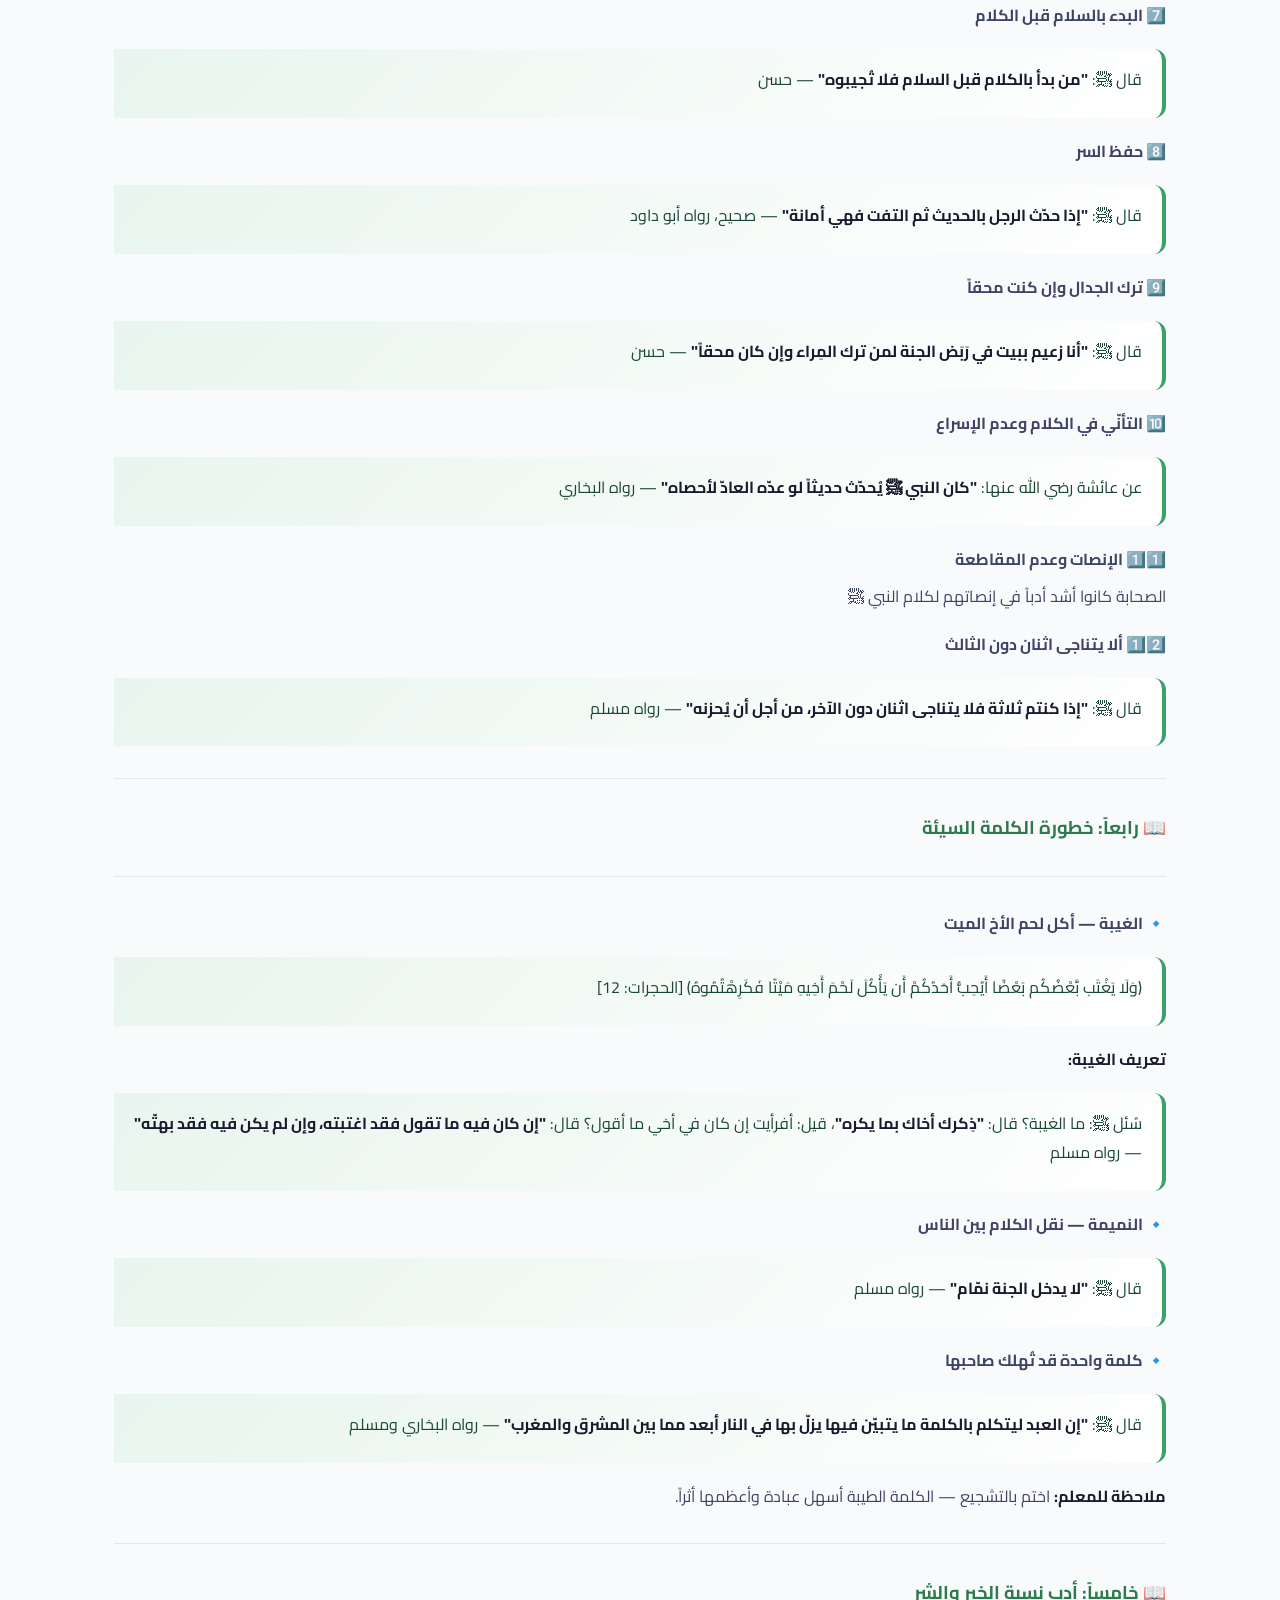
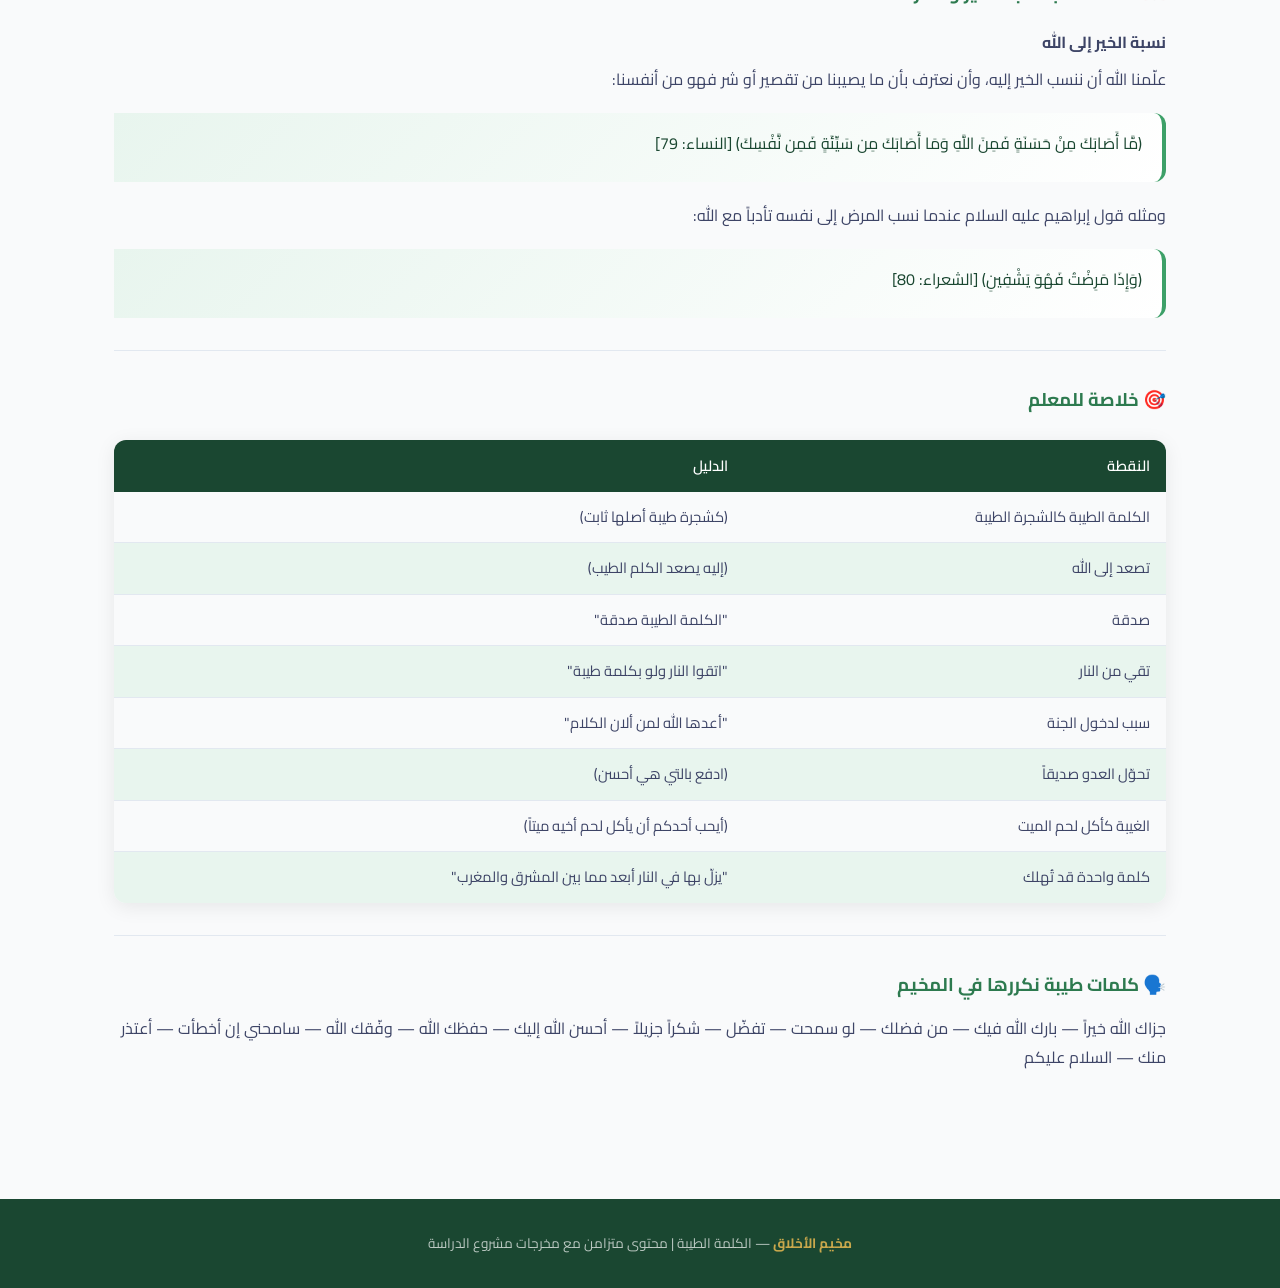
<file: lessons/kind-word/index.html>
<!DOCTYPE html>
<html lang="ar" dir="rtl">
<head>
  <meta charset="UTF-8">
  <meta name="viewport" content="width=device-width, initial-scale=1.0">
  <title>الكلمة الطيبة — مخيم الأخلاق</title>
  <meta name="description" content="أثر الكلمة الطيبة في تزكية النفس وبناء العلاقات والأجواء الإيمانية.">
  <link rel="stylesheet" href="../../assets/css/style.css">
</head>
<body data-lesson-slug="kind-word">

<div class="reading-progress" id="reading-progress"></div>

<nav class="top-nav">
  <a class="brand" href="../../index.html">مخيم <span>الأخلاق</span></a>
  <button class="hamburger" id="hamburger" aria-label="قائمة">☰</button>
  <ul class="nav-links" id="nav-links">
    <li><a href="../../index.html">الرئيسية</a></li>
    <li class="nav-dropdown" id="lessons-dropdown">
      <a href="#" class="active">الدروس <span class="dropdown-arrow">▼</span></a>
      <div class="dropdown-menu" id="dropdown-menu"></div>
    </li>
    <li><a href="../../videos/">الفيديوهات</a></li>
  </ul>
</nav>

<section class="hero" style="padding:3rem 2rem">
  <div style="max-width:760px;margin:0 auto">
    <div class="hero-badge" id="lesson-badge">درس مخيم الأخلاق</div>
    <h1 style="font-size:2.2rem" id="lesson-title">الكلمة الطيبة <em>🗣️</em></h1>
    <p id="lesson-description">من القرآن الكريم والسنة النبوية</p>
    <div class="hero-verse" id="lesson-summary">
      أثر الكلمة الطيبة في تزكية النفس وبناء العلاقات والأجواء الإيمانية.
    </div>
  </div>
</section>

<nav class="breadcrumb">
  <ol class="breadcrumb-list">
    <li><a href="../../index.html">الرئيسية</a></li>
    <li><a href="../../index.html#lessons-section">الدروس</a></li>
    <li><span class="breadcrumb-current" id="breadcrumb-lesson-name">الكلمة الطيبة</span></li>
  </ol>
</nav>
<div class="lesson-nav-bar">
  <a class="lesson-nav-btn" id="lesson-prev" href="#">→ سابق</a>
  <a class="lesson-nav-btn lesson-nav-btn--all" href="../../index.html#lessons-section">📚 جميع الدروس</a>
  <a class="lesson-nav-btn" id="lesson-next" href="#">تالي ←</a>
</div>

<div class="tab-nav">
  <div class="tab-nav-inner container">
    <button class="tab-btn active" data-tab="teacher">📋 مادة المعلم</button>
    <button class="tab-btn" data-tab="student">🎓 بطاقة الطالب</button>
    <button class="tab-btn" data-tab="questions">❓ أسئلة النقاش</button>
    <button class="tab-btn" data-tab="activities">🎯 الأنشطة التفاعلية</button>
    <button class="tab-btn" data-tab="worksheet">✏️ ورقة العمل</button>
    <button class="tab-btn" data-tab="teacher-test">🧪 اختبار المعلم</button>
    <button class="tab-btn" data-tab="learner-test">🧪 اختبار المتعلم</button>
  </div>
</div>


<div class="panel active" id="teacher">
  <div class="container">
    <div class="content-body markdown-body is-loading" data-section-id="teacher">
      <p>جارٍ تحميل المحتوى...</p>
    </div>
  </div>
</div>

<div class="panel" id="student">
  <div class="container">
    <div class="content-body markdown-body is-loading" data-section-id="student">
      <p>جارٍ تحميل المحتوى...</p>
    </div>
  </div>
</div>

<div class="panel" id="questions">
  <div class="container">
    <div class="content-body markdown-body is-loading" data-section-id="questions">
      <p>جارٍ تحميل المحتوى...</p>
    </div>
  </div>
</div>

<div class="panel" id="activities">
  <div class="container">
    <div class="content-body markdown-body is-loading" data-section-id="activities">
      <p>جارٍ تحميل المحتوى...</p>
    </div>
  </div>
</div>

<div class="panel" id="worksheet">
  <div class="container">
    <div class="content-body markdown-body is-loading" data-section-id="worksheet">
      <p>جارٍ تحميل المحتوى...</p>
    </div>
  </div>
</div>

<div class="panel" id="teacher-test">
  <div class="container">
    <div class="content-body quiz-host is-loading" data-quiz-role="teacher">
      <p>جارٍ تحميل اختبار المعلم...</p>
    </div>
  </div>
</div>

<div class="panel" id="learner-test">
  <div class="container">
    <div class="content-body quiz-host is-loading" data-quiz-role="learner">
      <p>جارٍ تحميل اختبار المتعلم...</p>
    </div>
  </div>
</div>

<footer>
  <strong>مخيم الأخلاق</strong> — الكلمة الطيبة | محتوى متزامن مع مخرجات مشروع الدراسة
</footer>

<a class="back-top" id="back-top" href="#" title="العودة للأعلى">↑</a>

<script src="../../assets/js/main.js"></script>
<script src="../../assets/js/lesson.js"></script>
</body>
</html>
</file>
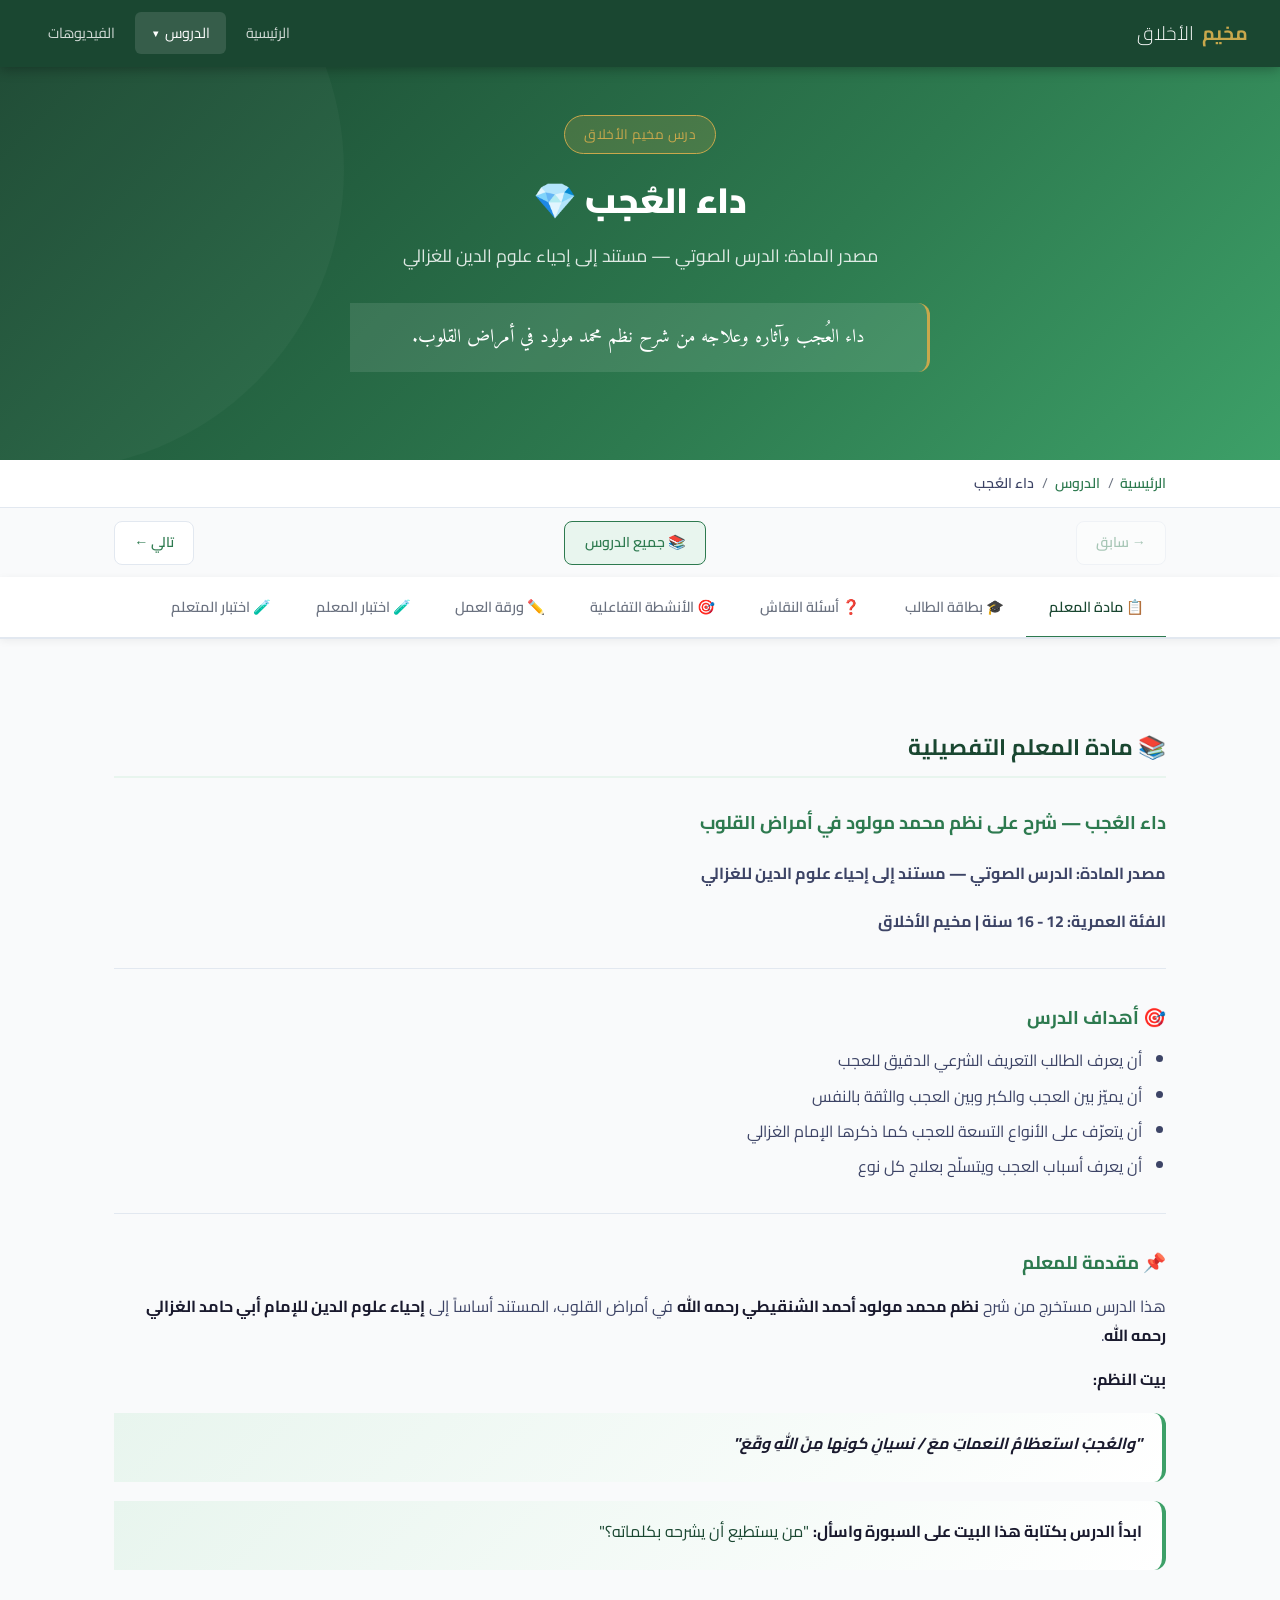
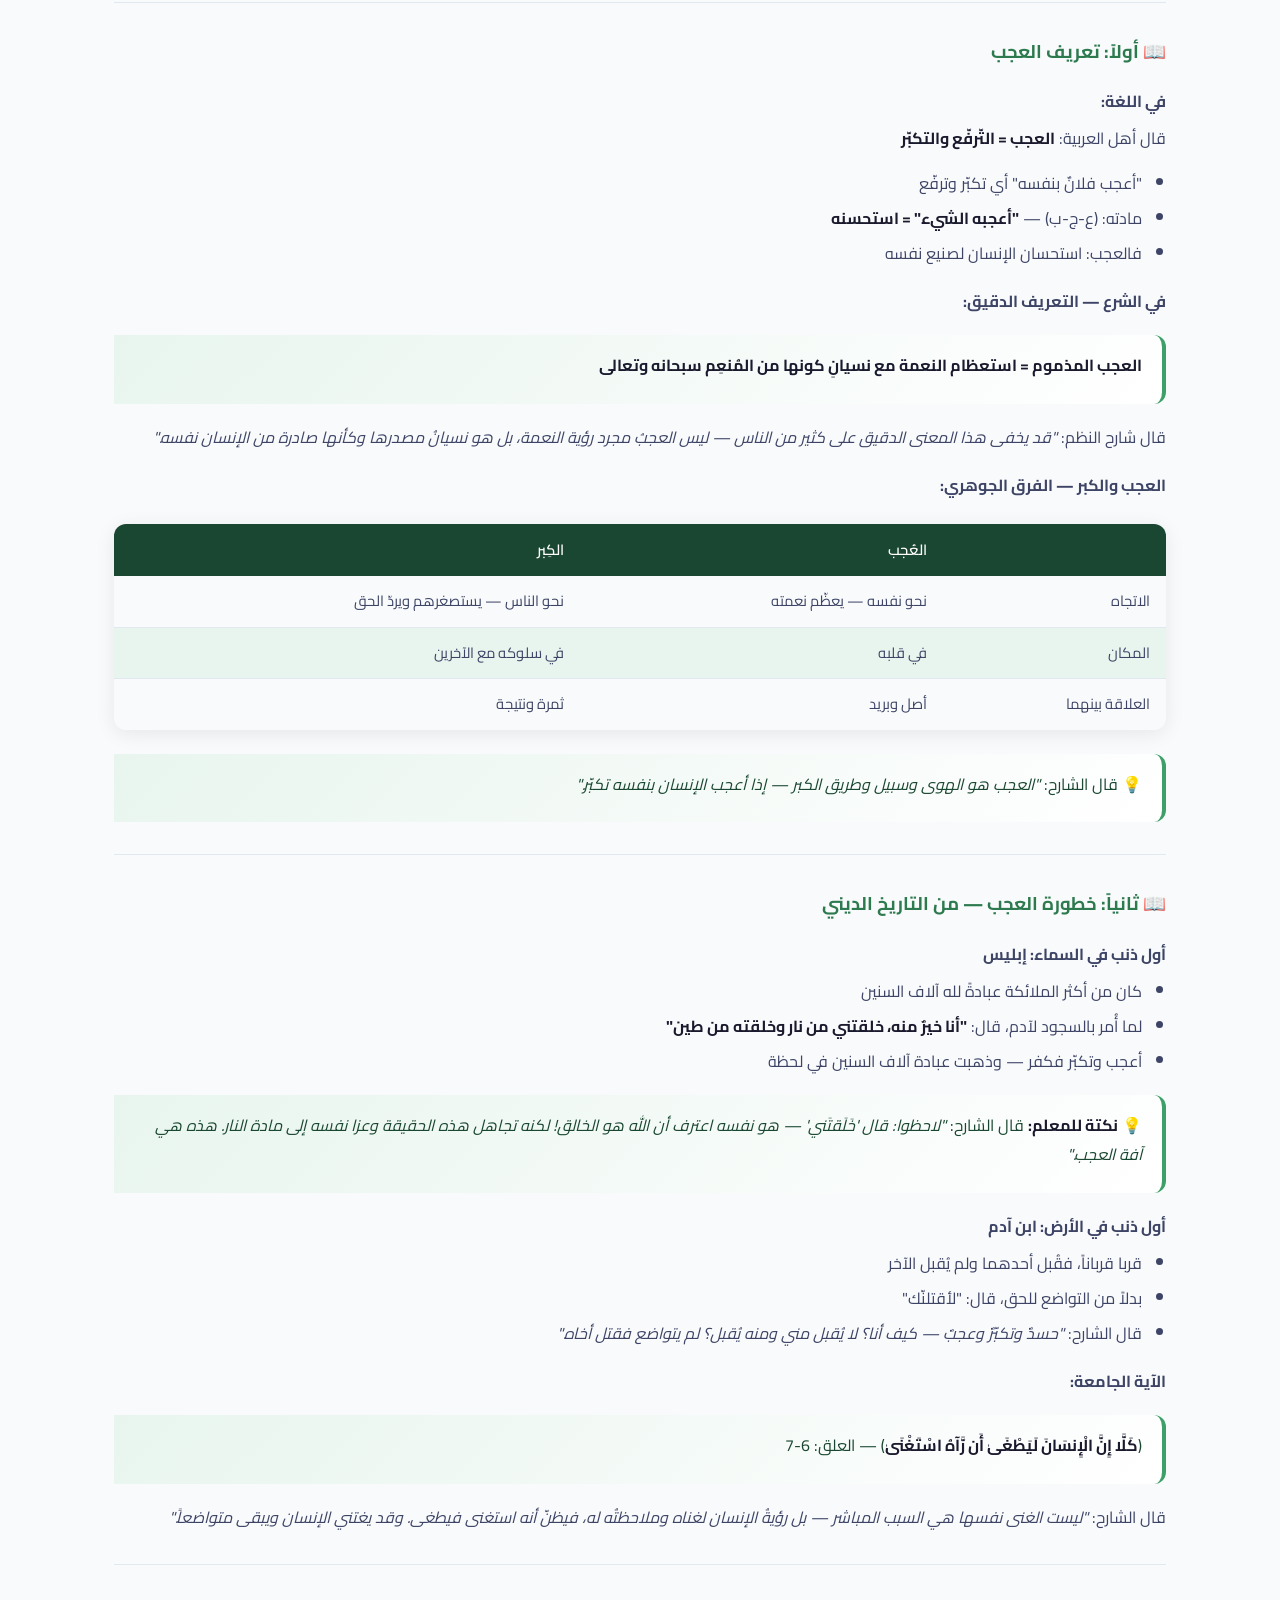
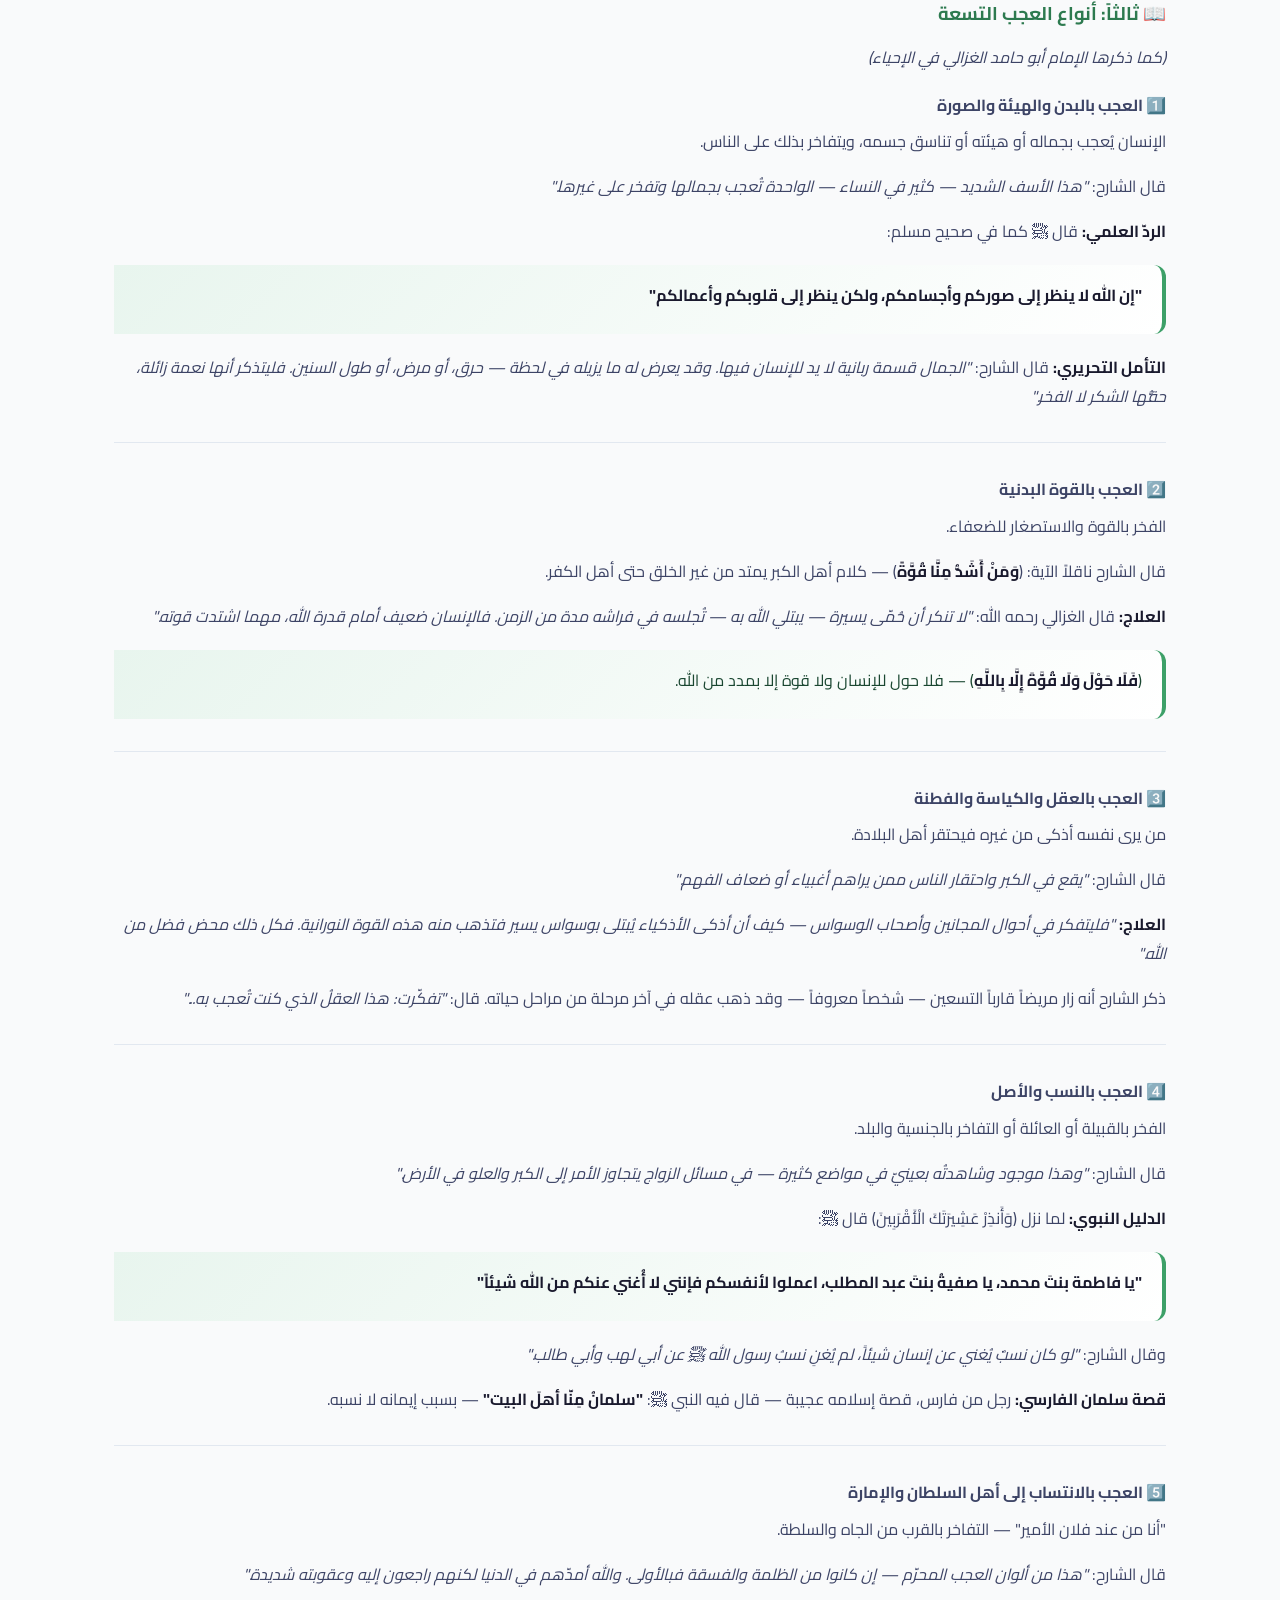
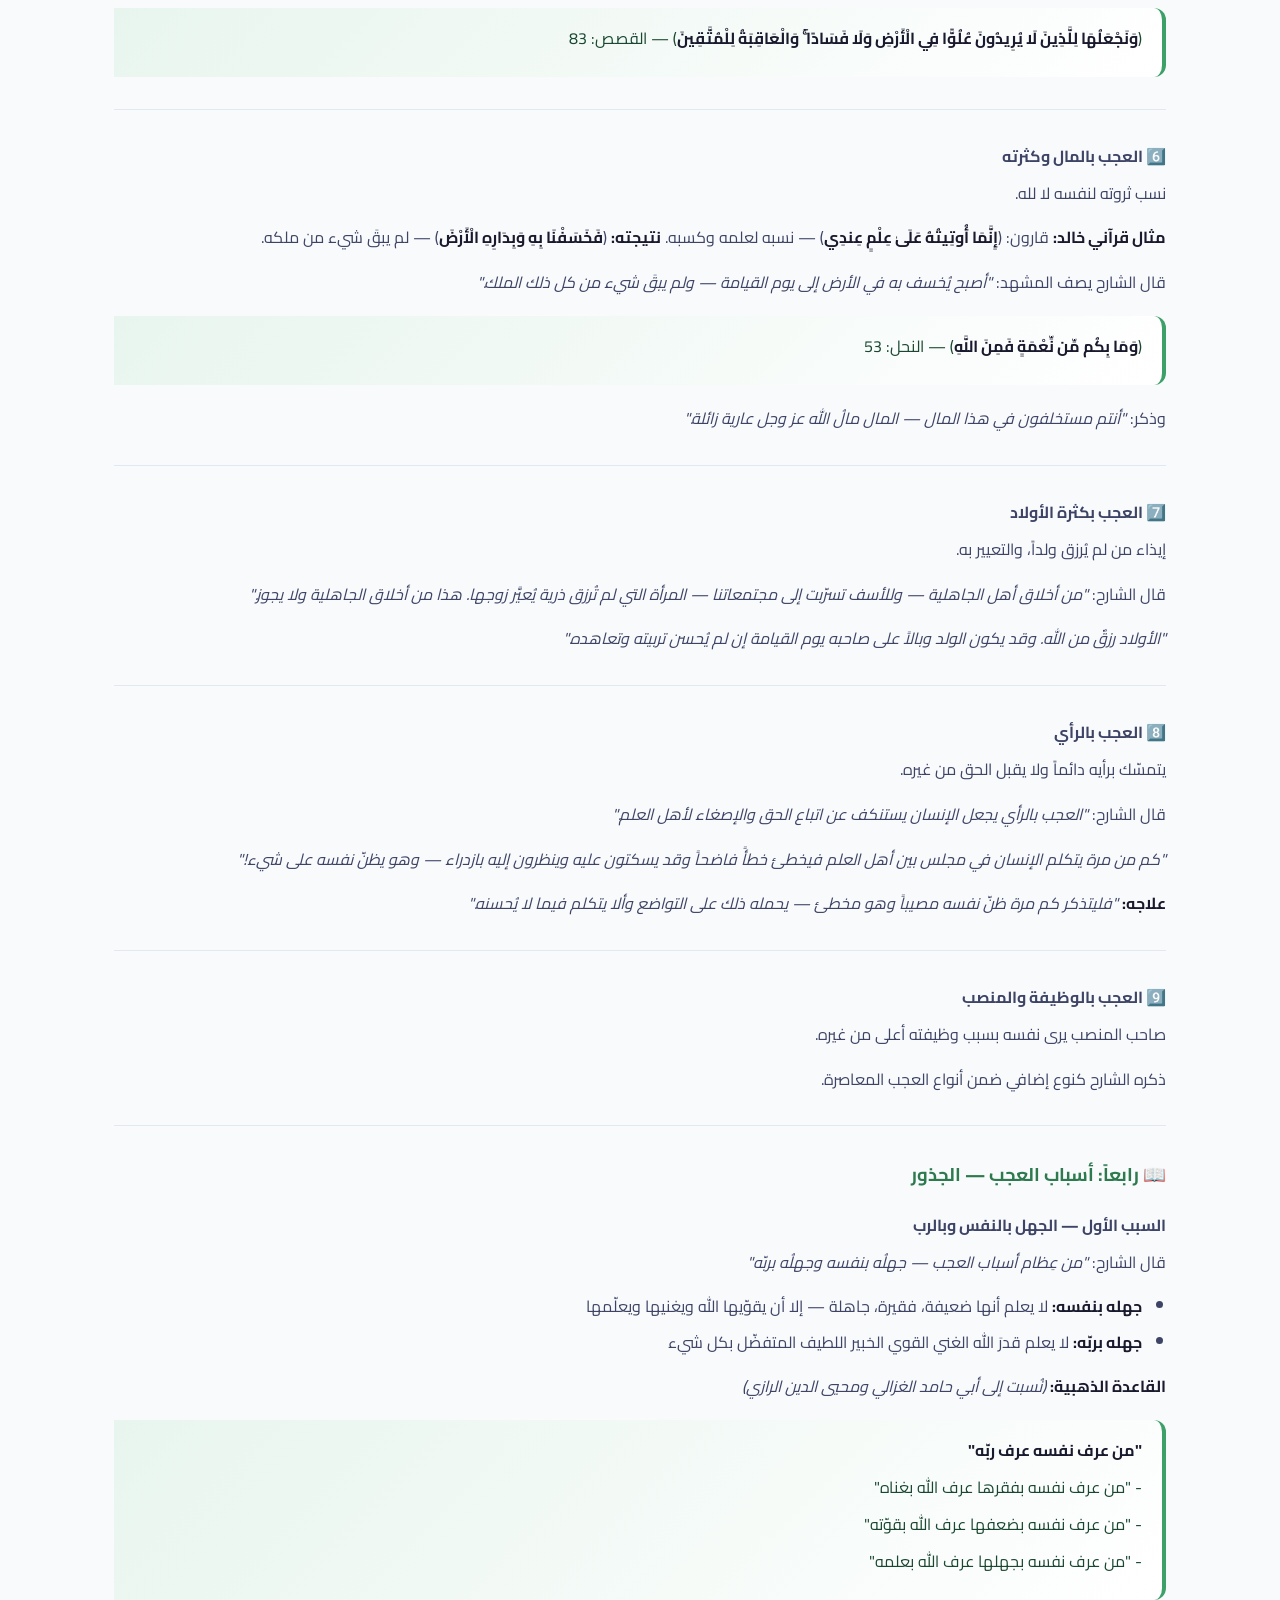
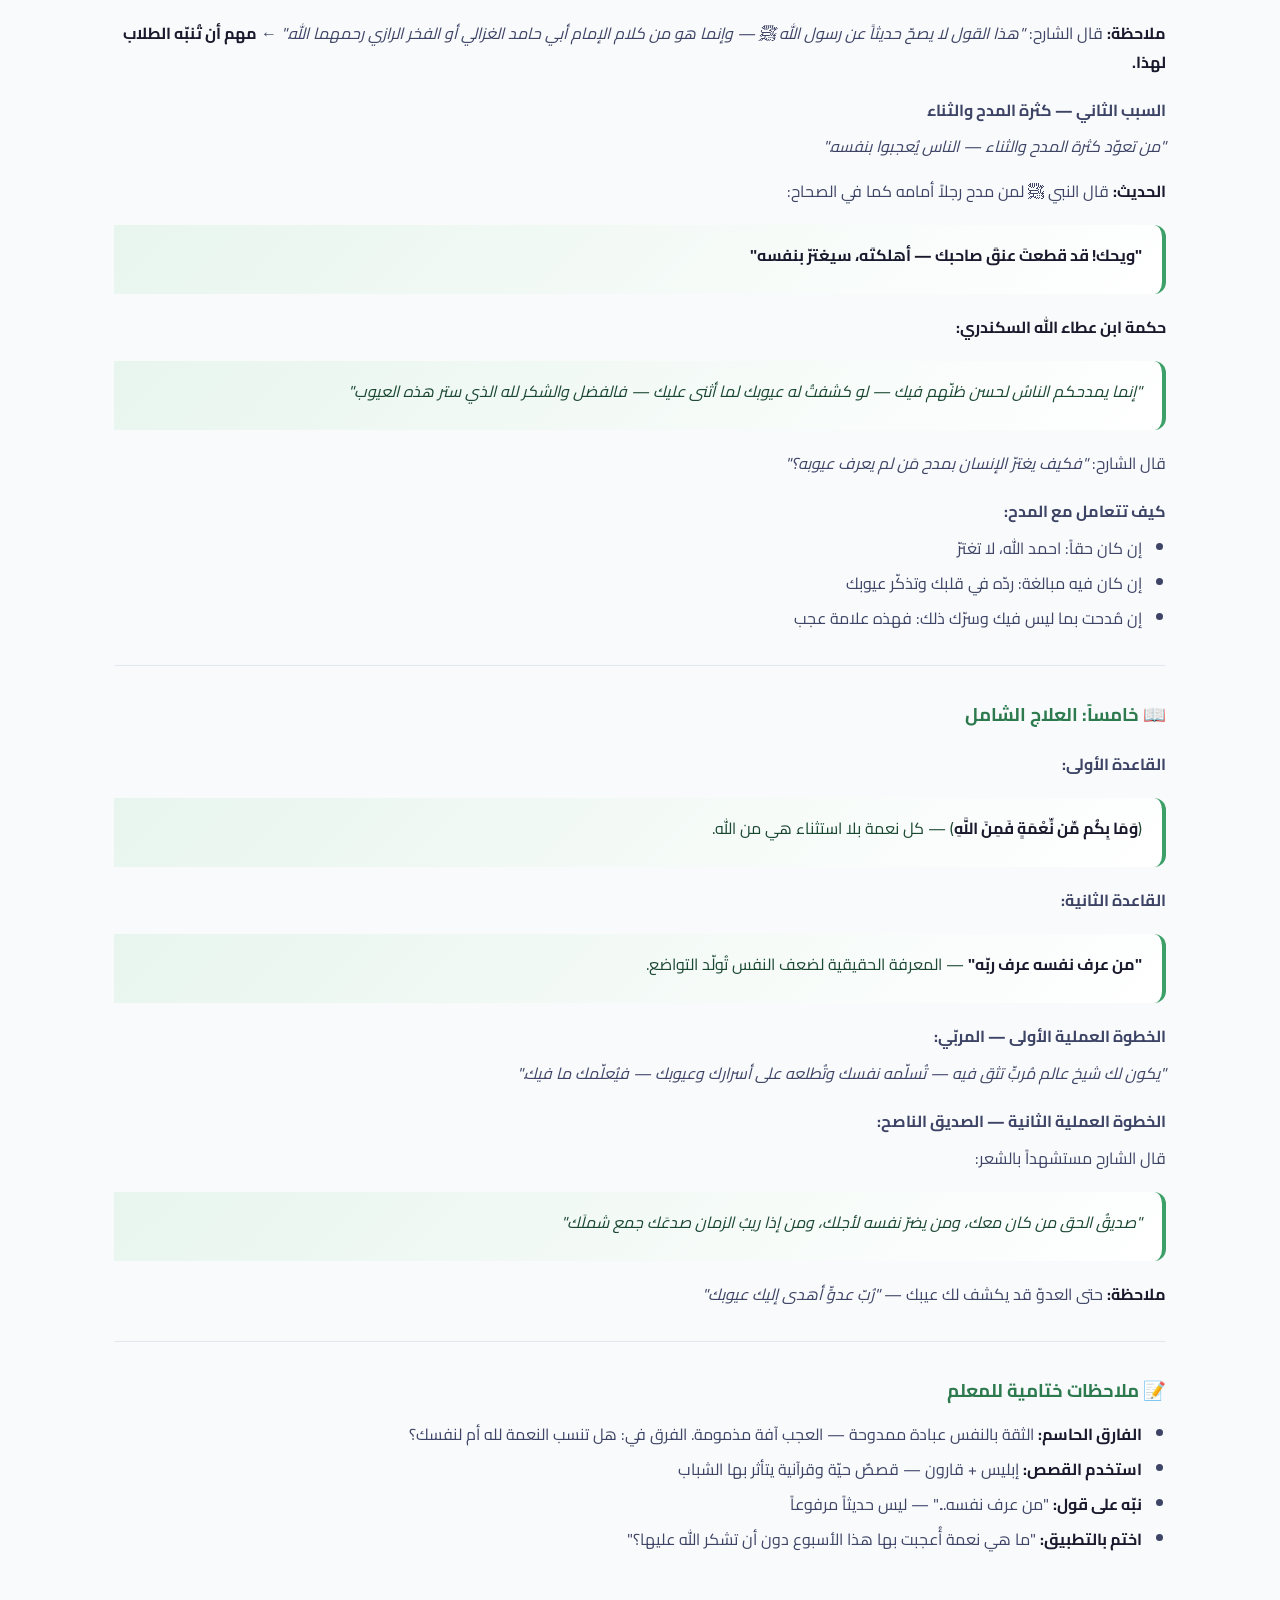
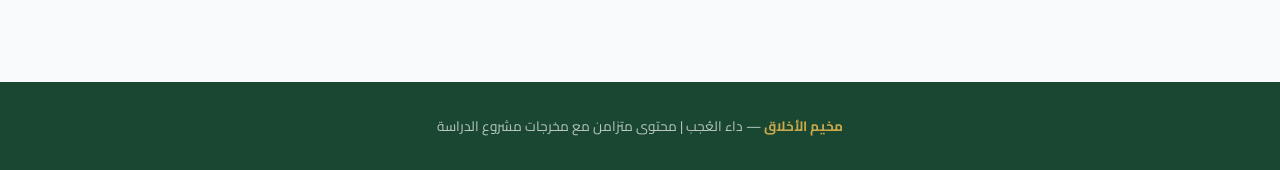
<file: lessons/ojb/index.html>
<!DOCTYPE html>
<html lang="ar" dir="rtl">
<head>
  <meta charset="UTF-8">
  <meta name="viewport" content="width=device-width, initial-scale=1.0">
  <title>داء العُجب — مخيم الأخلاق</title>
  <meta name="description" content="داء العُجب وآثاره وعلاجه من شرح نظم محمد مولود في أمراض القلوب.">
  <link rel="stylesheet" href="../../assets/css/style.css">
</head>
<body data-lesson-slug="ojb">

<div class="reading-progress" id="reading-progress"></div>

<nav class="top-nav">
  <a class="brand" href="../../index.html">مخيم <span>الأخلاق</span></a>
  <button class="hamburger" id="hamburger" aria-label="قائمة">☰</button>
  <ul class="nav-links" id="nav-links">
    <li><a href="../../index.html">الرئيسية</a></li>
    <li class="nav-dropdown" id="lessons-dropdown">
      <a href="#" class="active">الدروس <span class="dropdown-arrow">▼</span></a>
      <div class="dropdown-menu" id="dropdown-menu"></div>
    </li>
    <li><a href="../../videos/">الفيديوهات</a></li>
  </ul>
</nav>

<section class="hero" style="padding:3rem 2rem">
  <div style="max-width:760px;margin:0 auto">
    <div class="hero-badge" id="lesson-badge">درس مخيم الأخلاق</div>
    <h1 style="font-size:2.2rem" id="lesson-title">داء العُجب <em>💎</em></h1>
    <p id="lesson-description">مصدر المادة: الدرس الصوتي — مستند إلى إحياء علوم الدين للغزالي</p>
    <div class="hero-verse" id="lesson-summary">
      داء العُجب وآثاره وعلاجه من شرح نظم محمد مولود في أمراض القلوب.
    </div>
  </div>
</section>

<nav class="breadcrumb">
  <ol class="breadcrumb-list">
    <li><a href="../../index.html">الرئيسية</a></li>
    <li><a href="../../index.html#lessons-section">الدروس</a></li>
    <li><span class="breadcrumb-current" id="breadcrumb-lesson-name">داء العُجب</span></li>
  </ol>
</nav>
<div class="lesson-nav-bar">
  <a class="lesson-nav-btn" id="lesson-prev" href="#">→ سابق</a>
  <a class="lesson-nav-btn lesson-nav-btn--all" href="../../index.html#lessons-section">📚 جميع الدروس</a>
  <a class="lesson-nav-btn" id="lesson-next" href="#">تالي ←</a>
</div>

<div class="tab-nav">
  <div class="tab-nav-inner container">
    <button class="tab-btn active" data-tab="teacher">📋 مادة المعلم</button>
    <button class="tab-btn" data-tab="student">🎓 بطاقة الطالب</button>
    <button class="tab-btn" data-tab="questions">❓ أسئلة النقاش</button>
    <button class="tab-btn" data-tab="activities">🎯 الأنشطة التفاعلية</button>
    <button class="tab-btn" data-tab="worksheet">✏️ ورقة العمل</button>
    <button class="tab-btn" data-tab="teacher-test">🧪 اختبار المعلم</button>
    <button class="tab-btn" data-tab="learner-test">🧪 اختبار المتعلم</button>
  </div>
</div>


<div class="panel active" id="teacher">
  <div class="container">
    <div class="content-body markdown-body is-loading" data-section-id="teacher">
      <p>جارٍ تحميل المحتوى...</p>
    </div>
  </div>
</div>

<div class="panel" id="student">
  <div class="container">
    <div class="content-body markdown-body is-loading" data-section-id="student">
      <p>جارٍ تحميل المحتوى...</p>
    </div>
  </div>
</div>

<div class="panel" id="questions">
  <div class="container">
    <div class="content-body markdown-body is-loading" data-section-id="questions">
      <p>جارٍ تحميل المحتوى...</p>
    </div>
  </div>
</div>

<div class="panel" id="activities">
  <div class="container">
    <div class="content-body markdown-body is-loading" data-section-id="activities">
      <p>جارٍ تحميل المحتوى...</p>
    </div>
  </div>
</div>

<div class="panel" id="worksheet">
  <div class="container">
    <div class="content-body markdown-body is-loading" data-section-id="worksheet">
      <p>جارٍ تحميل المحتوى...</p>
    </div>
  </div>
</div>

<div class="panel" id="teacher-test">
  <div class="container">
    <div class="content-body quiz-host is-loading" data-quiz-role="teacher">
      <p>جارٍ تحميل اختبار المعلم...</p>
    </div>
  </div>
</div>

<div class="panel" id="learner-test">
  <div class="container">
    <div class="content-body quiz-host is-loading" data-quiz-role="learner">
      <p>جارٍ تحميل اختبار المتعلم...</p>
    </div>
  </div>
</div>

<footer>
  <strong>مخيم الأخلاق</strong> — داء العُجب | محتوى متزامن مع مخرجات مشروع الدراسة
</footer>

<a class="back-top" id="back-top" href="#" title="العودة للأعلى">↑</a>

<script src="../../assets/js/main.js"></script>
<script src="../../assets/js/lesson.js"></script>
</body>
</html>
</file>
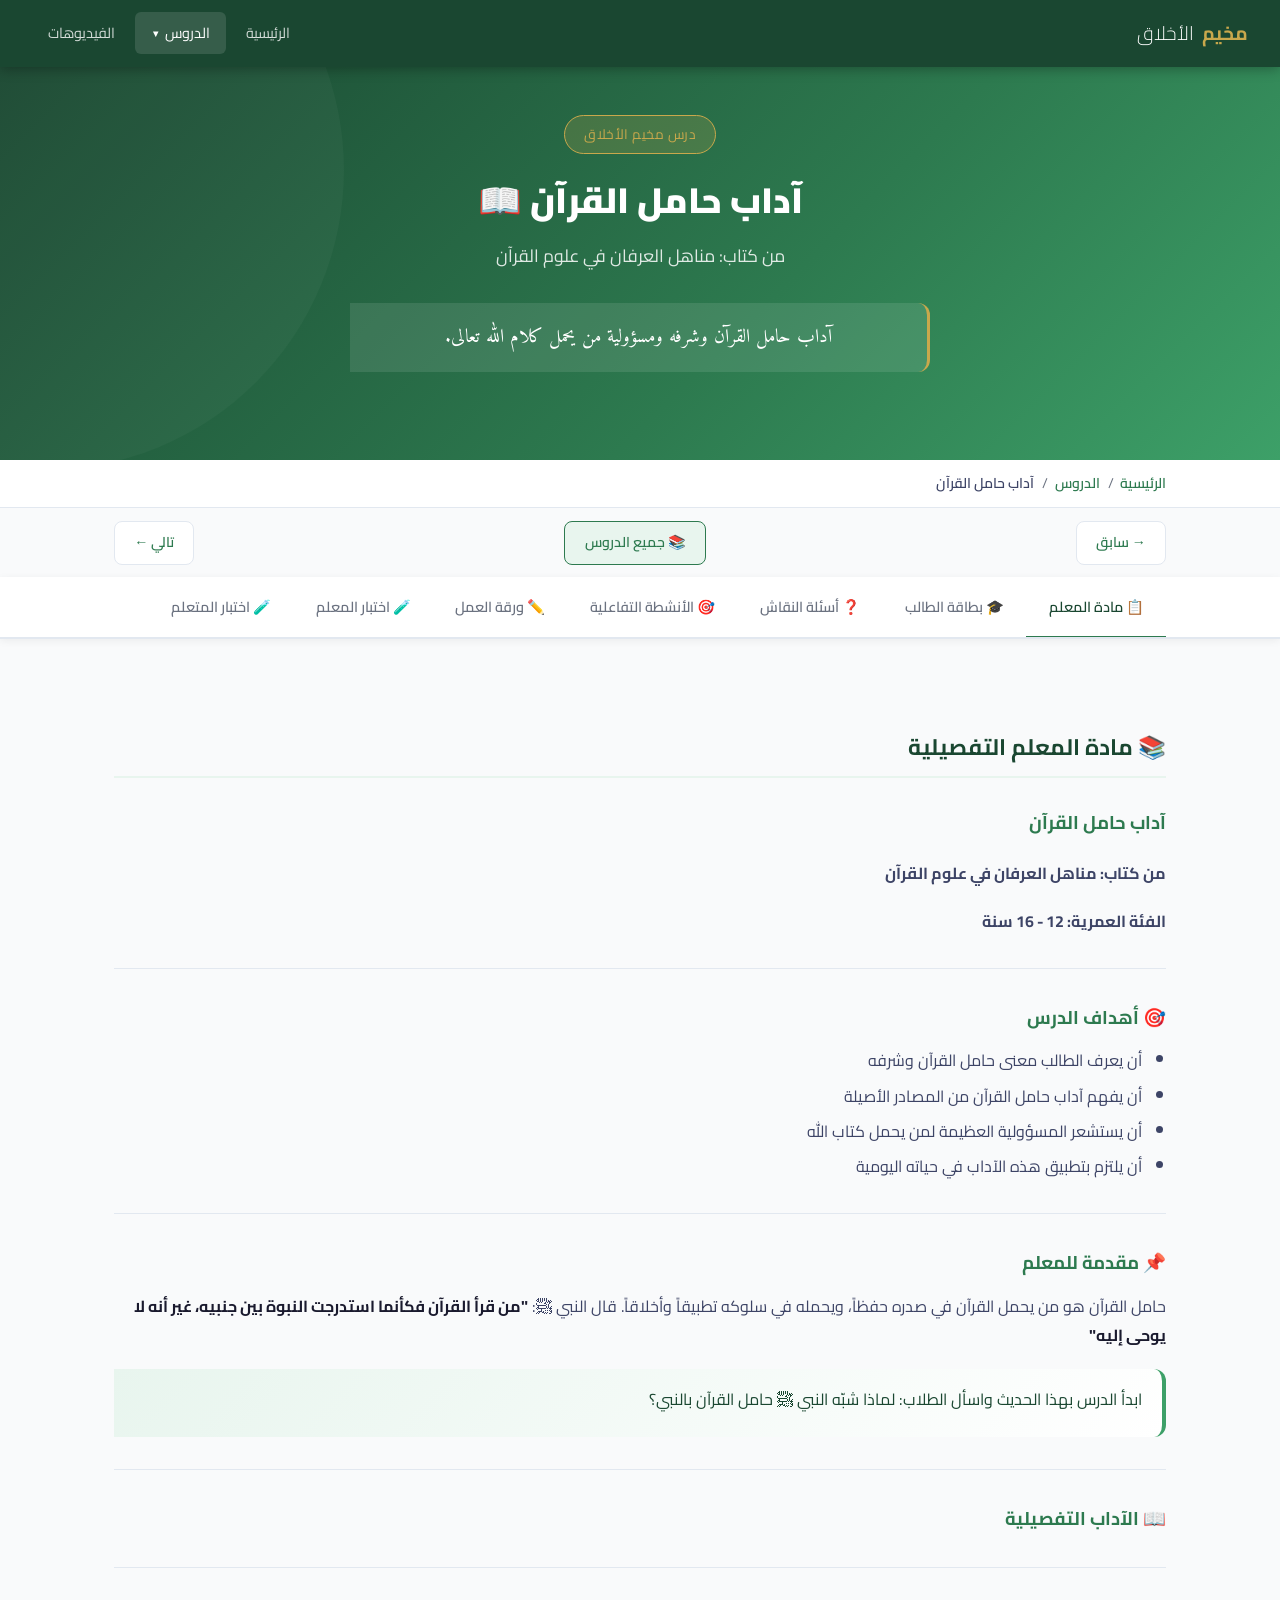
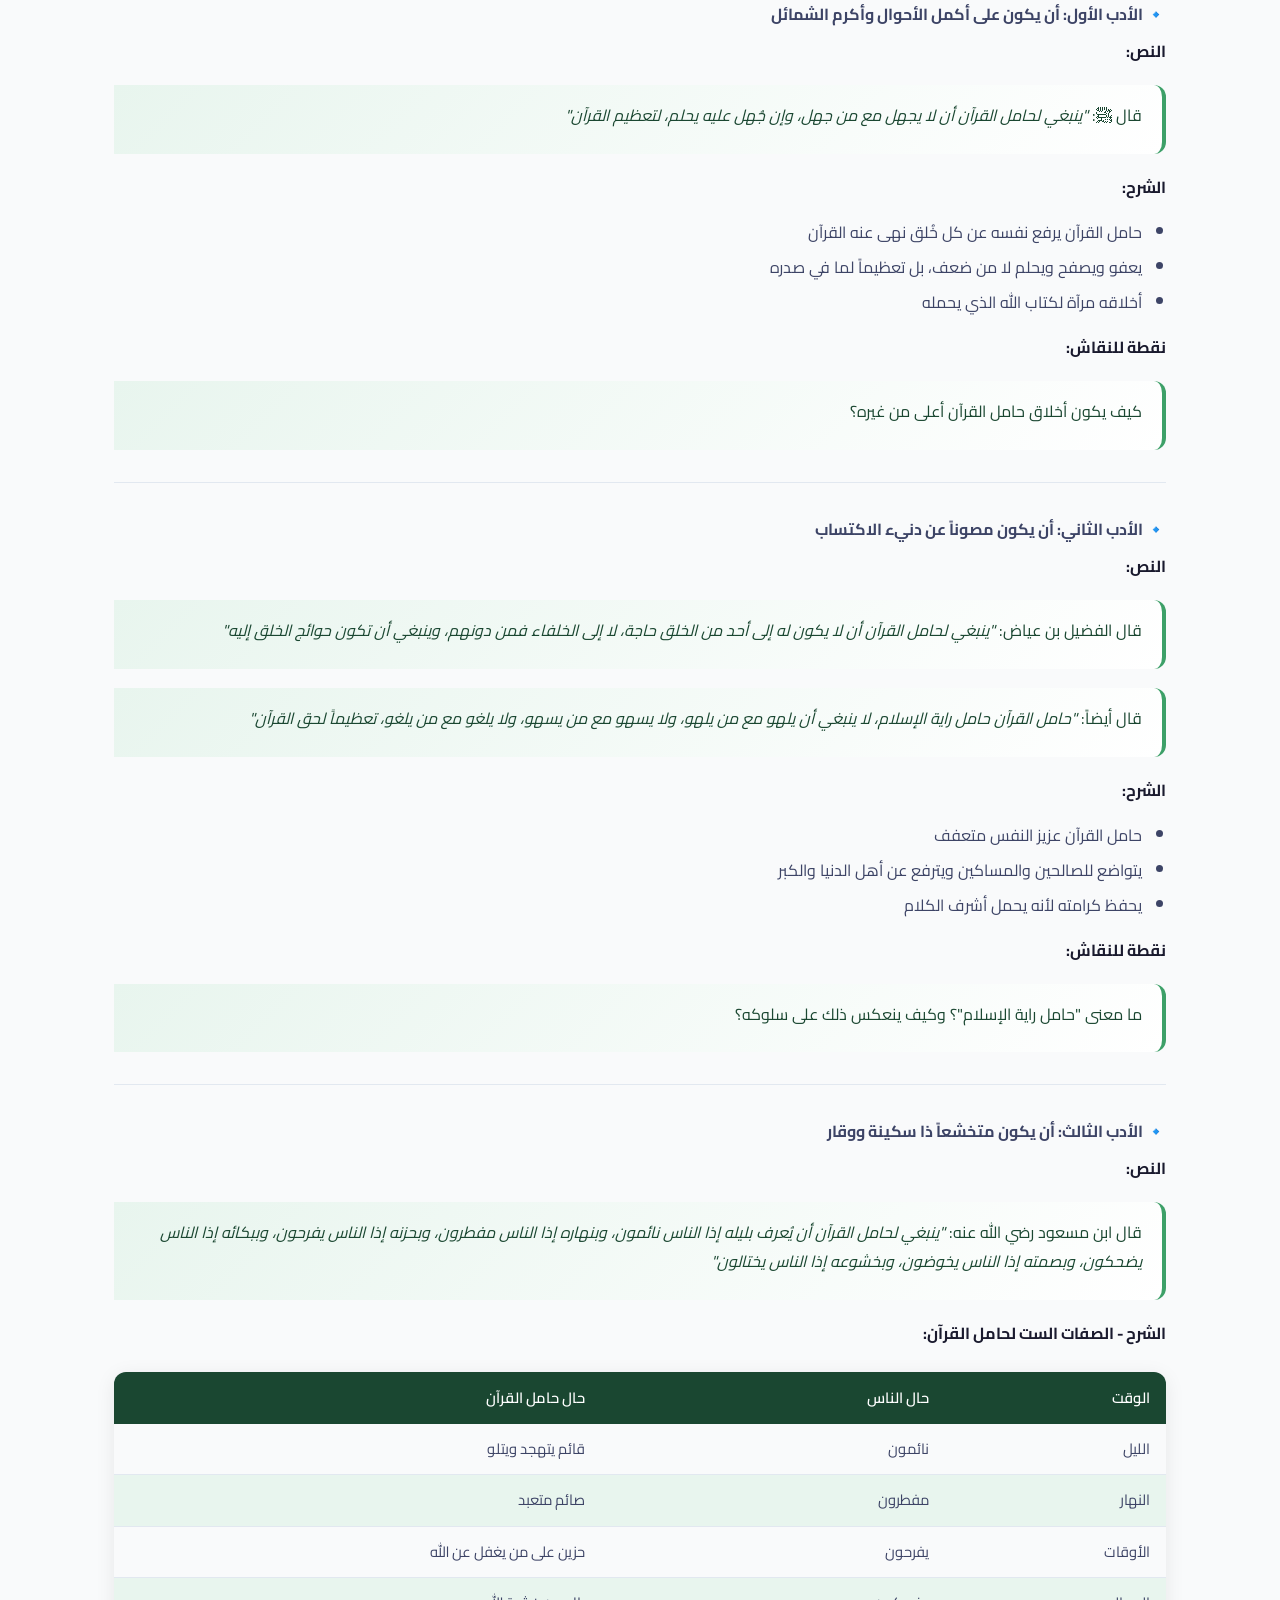
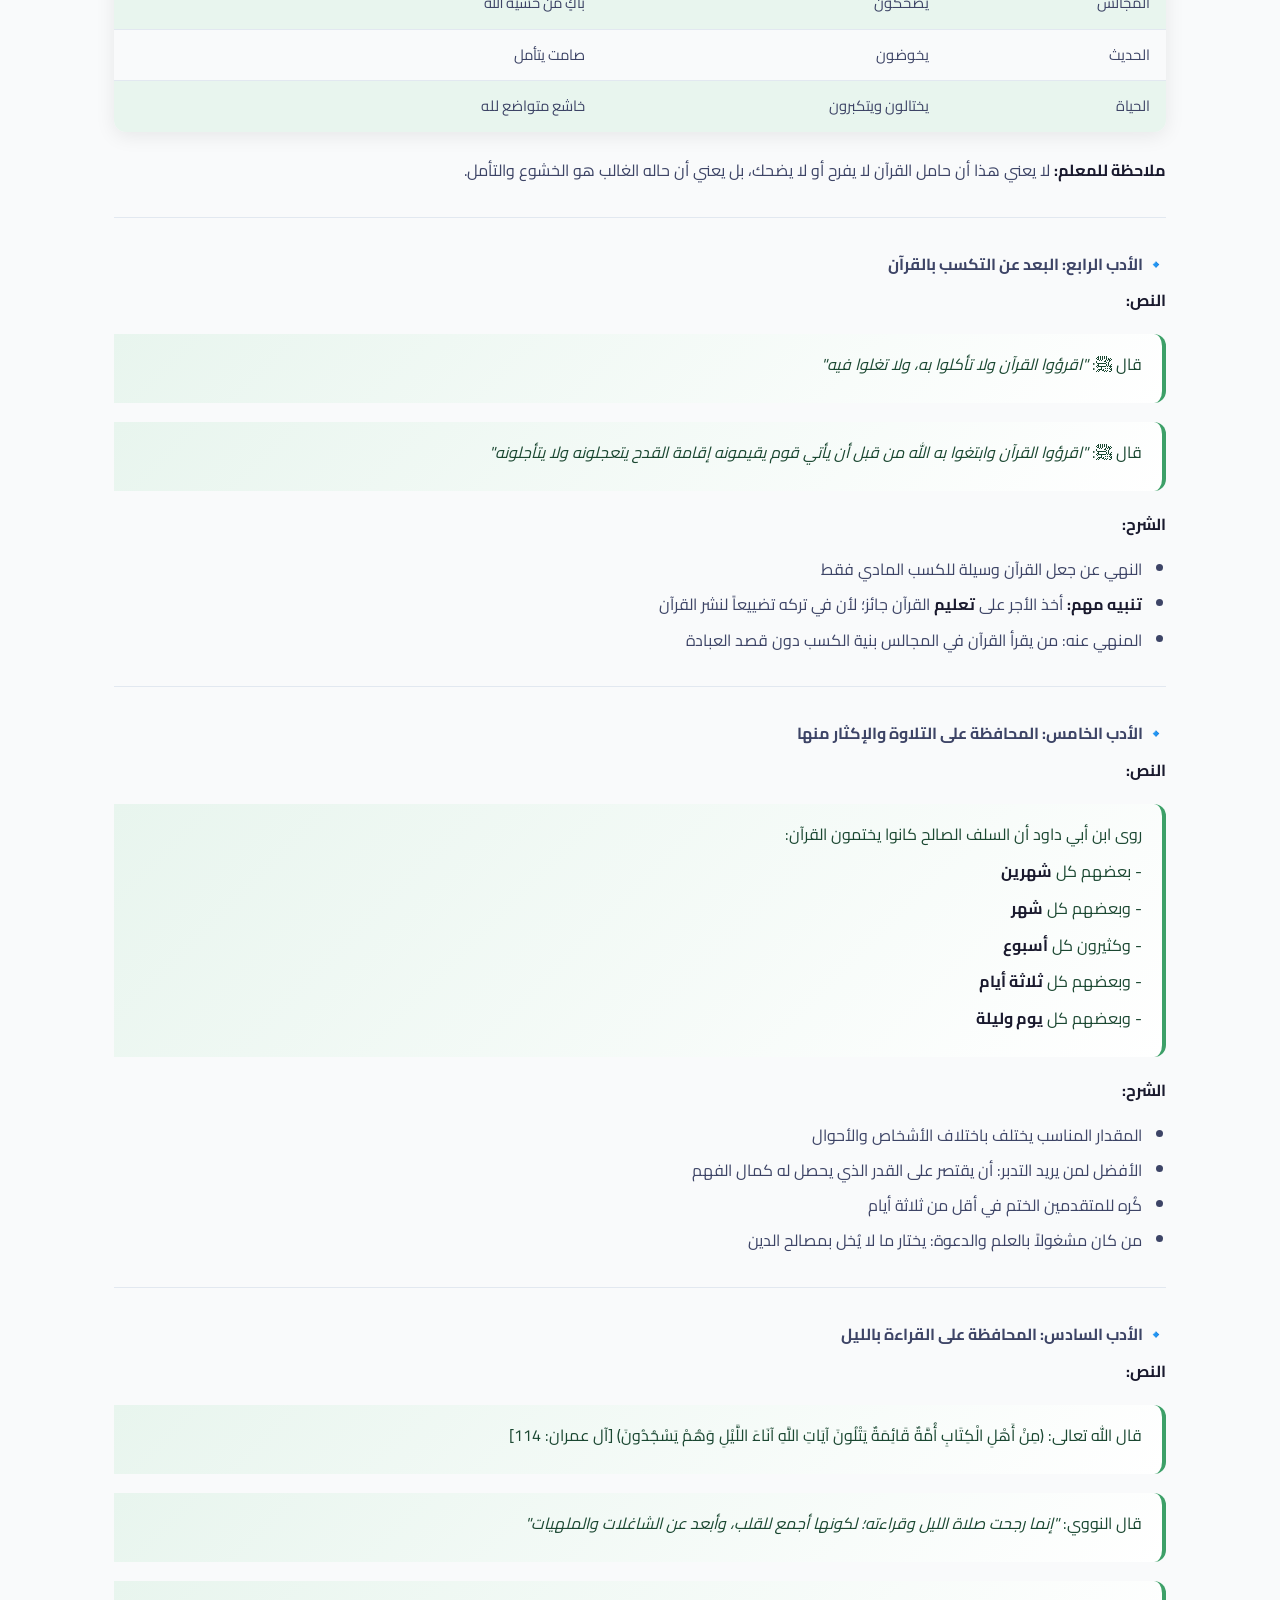
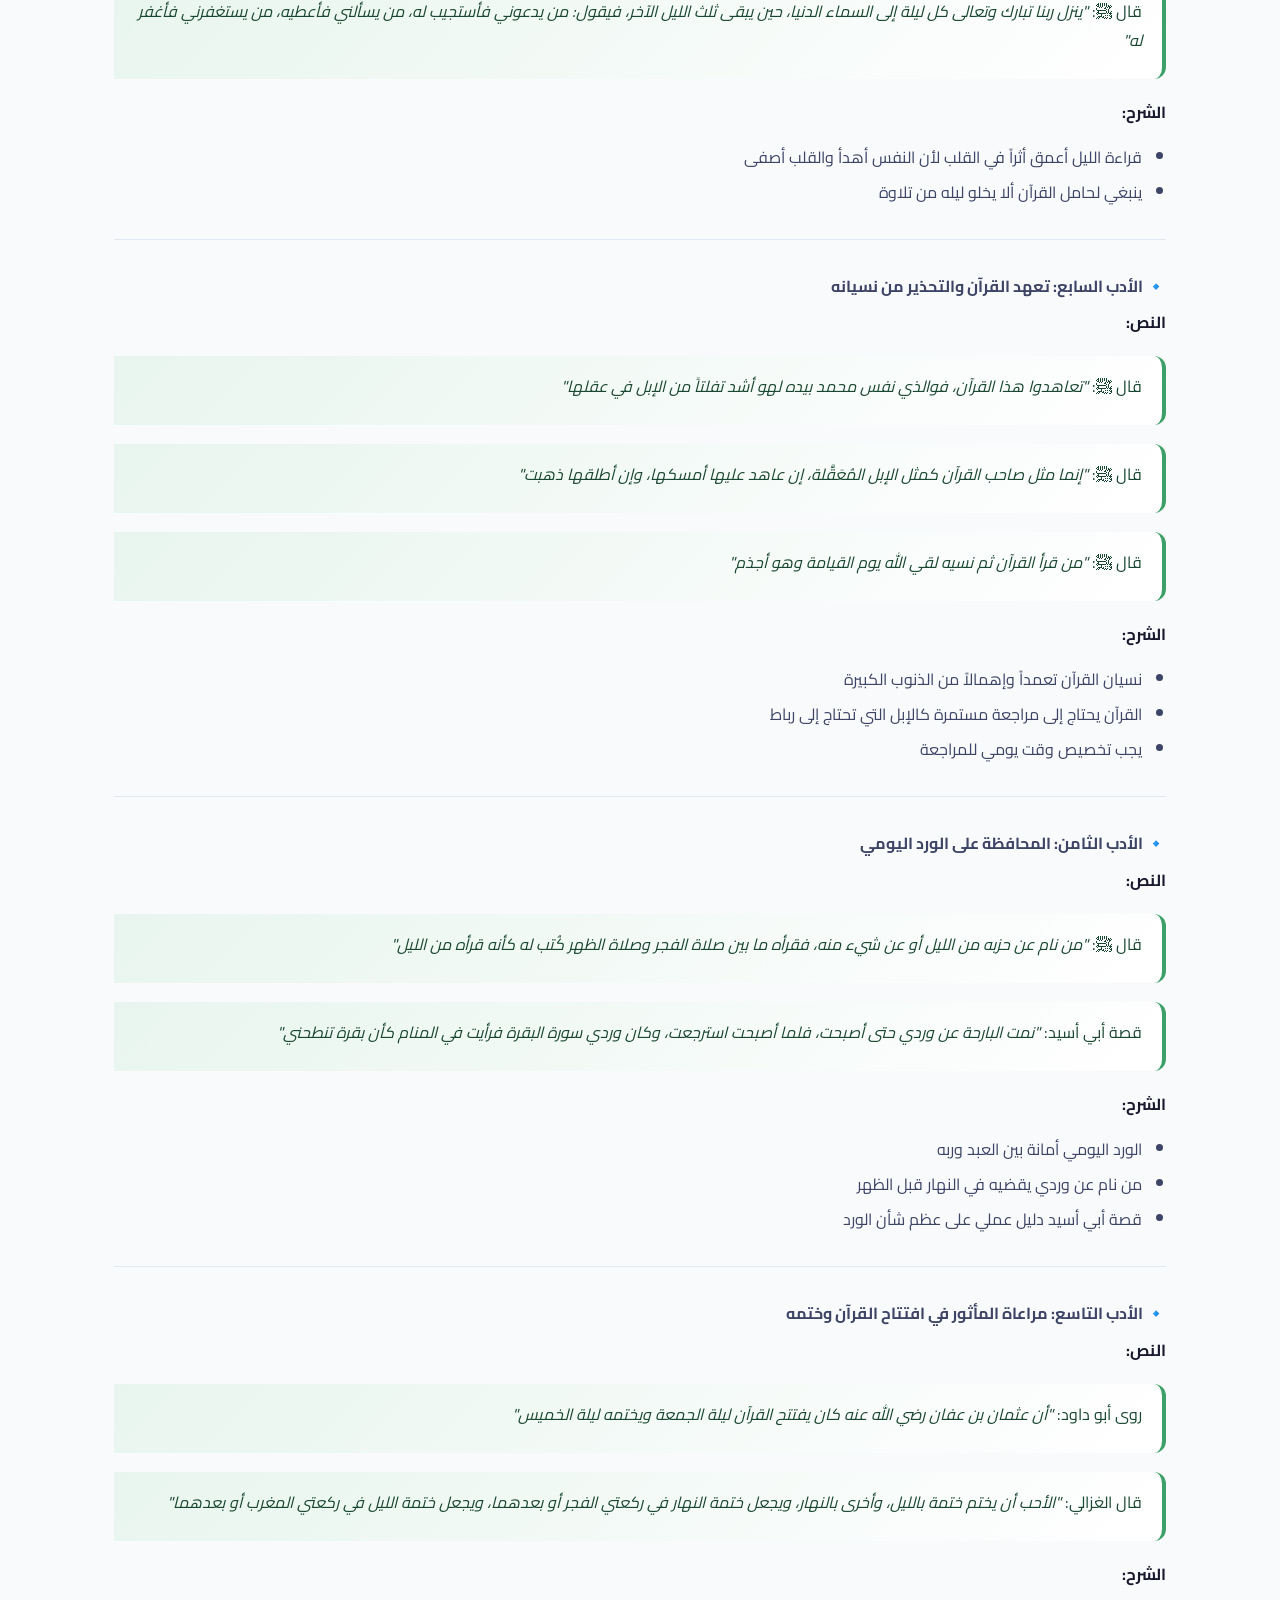
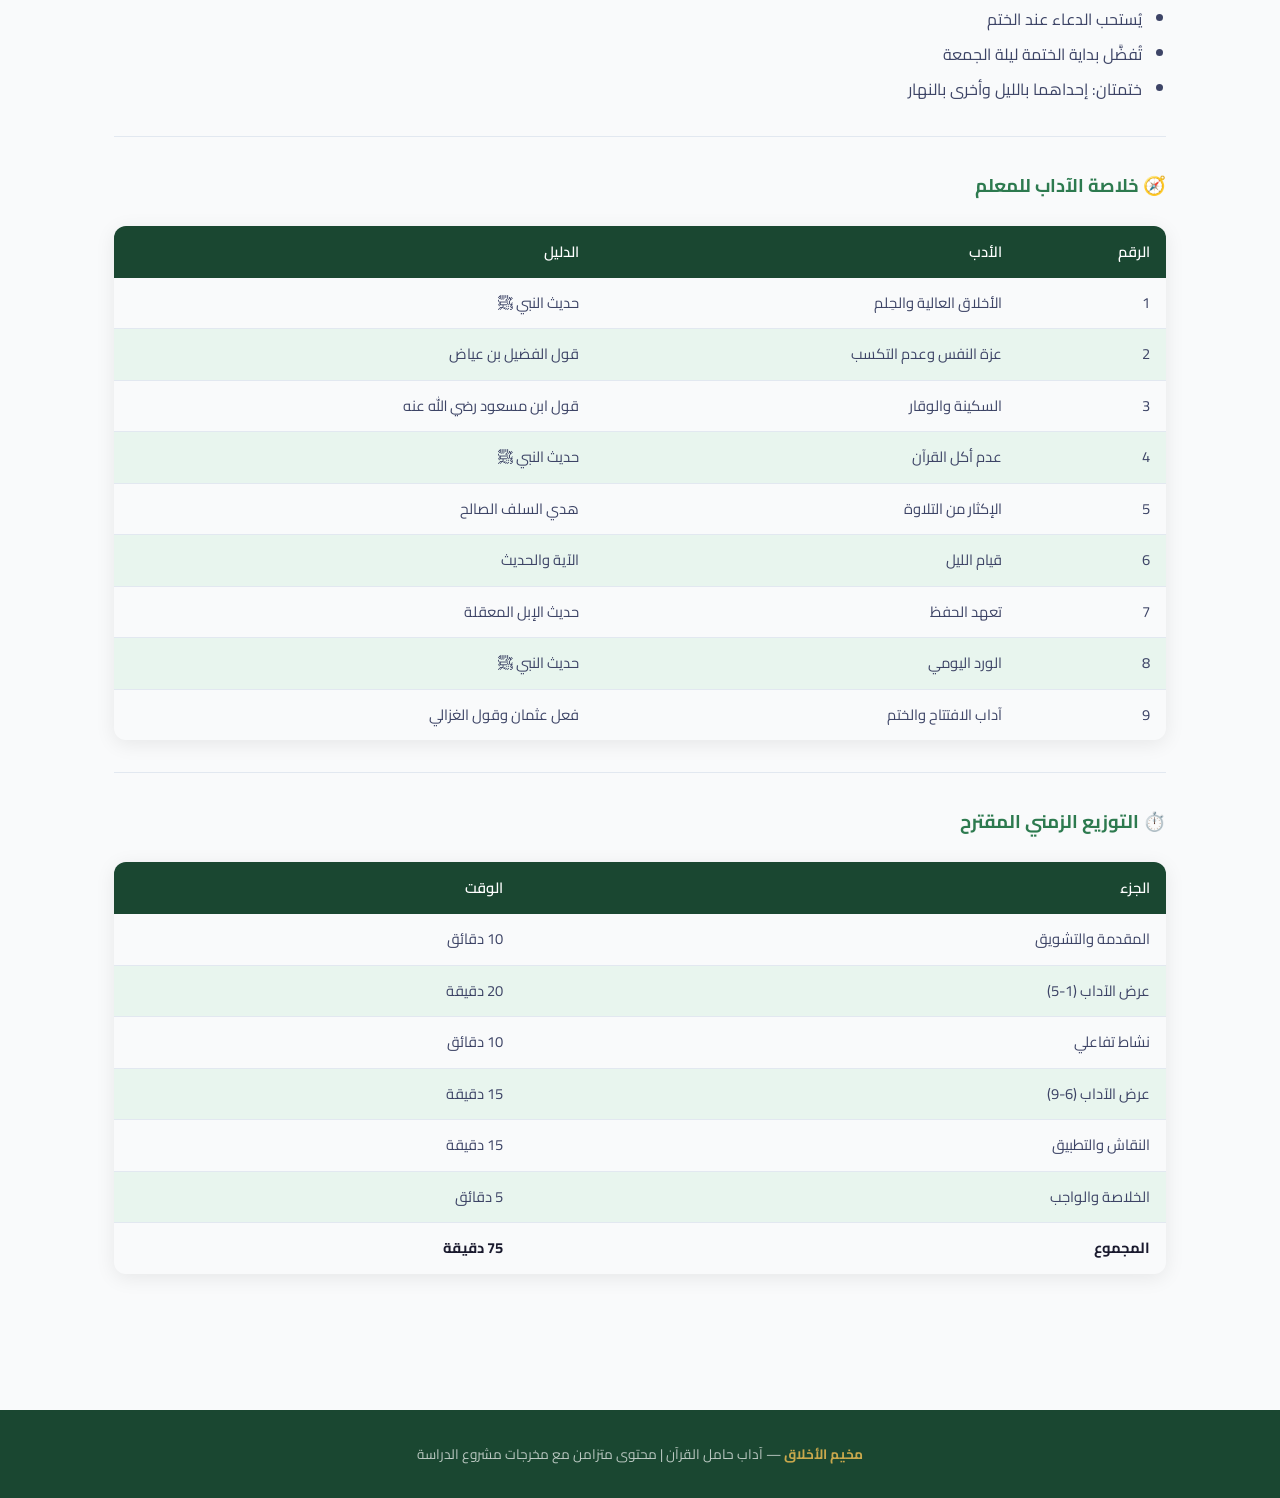
<file: lessons/quran-adab/index.html>
<!DOCTYPE html>
<html lang="ar" dir="rtl">
<head>
  <meta charset="UTF-8">
  <meta name="viewport" content="width=device-width, initial-scale=1.0">
  <title>آداب حامل القرآن — مخيم الأخلاق</title>
  <meta name="description" content="آداب حامل القرآن وشرفه ومسؤولية من يحمل كلام الله تعالى.">
  <link rel="stylesheet" href="../../assets/css/style.css">
</head>
<body data-lesson-slug="quran-adab">

<div class="reading-progress" id="reading-progress"></div>

<nav class="top-nav">
  <a class="brand" href="../../index.html">مخيم <span>الأخلاق</span></a>
  <button class="hamburger" id="hamburger" aria-label="قائمة">☰</button>
  <ul class="nav-links" id="nav-links">
    <li><a href="../../index.html">الرئيسية</a></li>
    <li class="nav-dropdown" id="lessons-dropdown">
      <a href="#" class="active">الدروس <span class="dropdown-arrow">▼</span></a>
      <div class="dropdown-menu" id="dropdown-menu"></div>
    </li>
    <li><a href="../../videos/">الفيديوهات</a></li>
  </ul>
</nav>

<section class="hero" style="padding:3rem 2rem">
  <div style="max-width:760px;margin:0 auto">
    <div class="hero-badge" id="lesson-badge">درس مخيم الأخلاق</div>
    <h1 style="font-size:2.2rem" id="lesson-title">آداب حامل القرآن <em>📖</em></h1>
    <p id="lesson-description">من كتاب: مناهل العرفان في علوم القرآن</p>
    <div class="hero-verse" id="lesson-summary">
      آداب حامل القرآن وشرفه ومسؤولية من يحمل كلام الله تعالى.
    </div>
  </div>
</section>

<nav class="breadcrumb">
  <ol class="breadcrumb-list">
    <li><a href="../../index.html">الرئيسية</a></li>
    <li><a href="../../index.html#lessons-section">الدروس</a></li>
    <li><span class="breadcrumb-current" id="breadcrumb-lesson-name">آداب حامل القرآن</span></li>
  </ol>
</nav>
<div class="lesson-nav-bar">
  <a class="lesson-nav-btn" id="lesson-prev" href="#">→ سابق</a>
  <a class="lesson-nav-btn lesson-nav-btn--all" href="../../index.html#lessons-section">📚 جميع الدروس</a>
  <a class="lesson-nav-btn" id="lesson-next" href="#">تالي ←</a>
</div>

<div class="tab-nav">
  <div class="tab-nav-inner container">
    <button class="tab-btn active" data-tab="teacher">📋 مادة المعلم</button>
    <button class="tab-btn" data-tab="student">🎓 بطاقة الطالب</button>
    <button class="tab-btn" data-tab="questions">❓ أسئلة النقاش</button>
    <button class="tab-btn" data-tab="activities">🎯 الأنشطة التفاعلية</button>
    <button class="tab-btn" data-tab="worksheet">✏️ ورقة العمل</button>
    <button class="tab-btn" data-tab="teacher-test">🧪 اختبار المعلم</button>
    <button class="tab-btn" data-tab="learner-test">🧪 اختبار المتعلم</button>
  </div>
</div>


<div class="panel active" id="teacher">
  <div class="container">
    <div class="content-body markdown-body is-loading" data-section-id="teacher">
      <p>جارٍ تحميل المحتوى...</p>
    </div>
  </div>
</div>

<div class="panel" id="student">
  <div class="container">
    <div class="content-body markdown-body is-loading" data-section-id="student">
      <p>جارٍ تحميل المحتوى...</p>
    </div>
  </div>
</div>

<div class="panel" id="questions">
  <div class="container">
    <div class="content-body markdown-body is-loading" data-section-id="questions">
      <p>جارٍ تحميل المحتوى...</p>
    </div>
  </div>
</div>

<div class="panel" id="activities">
  <div class="container">
    <div class="content-body markdown-body is-loading" data-section-id="activities">
      <p>جارٍ تحميل المحتوى...</p>
    </div>
  </div>
</div>

<div class="panel" id="worksheet">
  <div class="container">
    <div class="content-body markdown-body is-loading" data-section-id="worksheet">
      <p>جارٍ تحميل المحتوى...</p>
    </div>
  </div>
</div>

<div class="panel" id="teacher-test">
  <div class="container">
    <div class="content-body quiz-host is-loading" data-quiz-role="teacher">
      <p>جارٍ تحميل اختبار المعلم...</p>
    </div>
  </div>
</div>

<div class="panel" id="learner-test">
  <div class="container">
    <div class="content-body quiz-host is-loading" data-quiz-role="learner">
      <p>جارٍ تحميل اختبار المتعلم...</p>
    </div>
  </div>
</div>

<footer>
  <strong>مخيم الأخلاق</strong> — آداب حامل القرآن | محتوى متزامن مع مخرجات مشروع الدراسة
</footer>

<a class="back-top" id="back-top" href="#" title="العودة للأعلى">↑</a>

<script src="../../assets/js/main.js"></script>
<script src="../../assets/js/lesson.js"></script>
</body>
</html>
</file>
<file: assets/css/style.css>
/* ===========================
   مخيم الأخلاق — الموقع الرئيسي
   RTL Arabic Design
   =========================== */

@import url('https://fonts.googleapis.com/css2?family=Cairo:wght@300;400;600;700;900&family=Amiri:ital,wght@0,400;0,700;1,400&display=swap');

/* ─── Reset & Base ─── */
*, *::before, *::after { box-sizing: border-box; margin: 0; padding: 0; }

:root {
  --green-dark:   #1a4731;
  --green-main:   #2d7a4f;
  --green-mid:    #3da068;
  --green-light:  #e8f5ee;
  --gold:         #c9a84c;
  --gold-light:   #f5e6b8;
  --text-dark:    #1a1a2e;
  --text-mid:     #3d4466;
  --text-light:   #6b7280;
  --bg:           #f9fafb;
  --white:        #ffffff;
  --border:       #e2e8f0;
  --shadow:       0 4px 20px rgba(0,0,0,0.08);
  --shadow-lg:    0 8px 40px rgba(0,0,0,0.12);
  --radius:       12px;
  --radius-lg:    20px;
}

html { direction: rtl; scroll-behavior: smooth; }

body {
  font-family: 'Cairo', sans-serif;
  background: var(--bg);
  color: var(--text-dark);
  line-height: 1.8;
  font-size: 16px;
}

/* ─── Scrollbar ─── */
::-webkit-scrollbar { width: 6px; }
::-webkit-scrollbar-track { background: var(--bg); }
::-webkit-scrollbar-thumb { background: var(--green-mid); border-radius: 3px; }

/* ─── Selection ─── */
::selection { background: var(--green-light); color: var(--green-dark); }

/* ─── Top Nav ─── */
.top-nav {
  background: var(--green-dark);
  padding: 0 2rem;
  display: flex;
  align-items: center;
  justify-content: space-between;
  position: sticky;
  top: 0;
  z-index: 100;
  box-shadow: 0 2px 12px rgba(0,0,0,0.3);
}

.top-nav .brand {
  color: var(--gold);
  font-size: 1.2rem;
  font-weight: 700;
  text-decoration: none;
  padding: 1rem 0;
  display: flex;
  align-items: center;
  gap: 0.5rem;
}

.top-nav .brand span { color: #fff; font-weight: 300; }

.nav-links { display: flex; gap: 0.25rem; list-style: none; }
.nav-links a {
  color: rgba(255,255,255,0.8);
  text-decoration: none;
  padding: 0.5rem 1rem;
  border-radius: 6px;
  font-size: 0.9rem;
  transition: all 0.2s;
  display: block;
}
.nav-links a:hover, .nav-links a.active {
  background: rgba(255,255,255,0.12);
  color: #fff;
}

.hamburger { display: none; cursor: pointer; color: #fff; font-size: 1.5rem; }

/* ─── Hero ─── */
.hero {
  background: linear-gradient(135deg, var(--green-dark) 0%, var(--green-main) 60%, var(--green-mid) 100%);
  color: #fff;
  padding: 5rem 2rem;
  text-align: center;
  position: relative;
  overflow: hidden;
}

.hero::before {
  content: '';
  position: absolute;
  top: -50%;
  left: -20%;
  width: 600px;
  height: 600px;
  background: rgba(255,255,255,0.03);
  border-radius: 50%;
}

.hero-badge {
  display: inline-block;
  background: rgba(201,168,76,0.2);
  border: 1px solid var(--gold);
  color: var(--gold);
  padding: 0.4rem 1.2rem;
  border-radius: 50px;
  font-size: 0.85rem;
  margin-bottom: 1.5rem;
  letter-spacing: 0.5px;
}

.hero h1 {
  font-size: clamp(1.8rem, 4vw, 3rem);
  font-weight: 900;
  line-height: 1.3;
  margin-bottom: 1rem;
}

.hero h1 em {
  font-style: normal;
  color: var(--gold);
}

.hero p {
  font-size: 1.1rem;
  opacity: 0.85;
  max-width: 600px;
  margin: 0 auto 2rem;
}

.hero-verse {
  background: rgba(255,255,255,0.1);
  border-right: 3px solid var(--gold);
  padding: 1rem 1.5rem;
  max-width: 580px;
  margin: 0 auto 2.5rem;
  border-radius: 0 var(--radius) var(--radius) 0;
  font-family: 'Amiri', serif;
  font-size: 1.2rem;
  line-height: 1.9;
  text-align: center;
}

.verse-ref {
  display: block;
  font-family: 'Cairo', sans-serif;
  font-size: .8rem;
  opacity: .7;
  margin-top: .4rem;
  font-style: normal;
}

.hero-goals {
  display: flex;
  justify-content: center;
  flex-wrap: wrap;
  gap: .7rem;
  margin: 0 auto 2rem;
  max-width: 620px;
}

.hero-goal {
  display: flex;
  align-items: center;
  gap: .45rem;
  background: rgba(255,255,255,0.13);
  border: 1px solid rgba(255,255,255,0.25);
  padding: .45rem 1rem;
  border-radius: 50px;
  font-size: .9rem;
  font-weight: 600;
  backdrop-filter: blur(4px);
}

.hg-icon { font-size: 1.1rem; }

.hero-actions { display: flex; gap: 1rem; justify-content: center; flex-wrap: wrap; }

.btn {
  display: inline-flex;
  align-items: center;
  gap: 0.5rem;
  padding: 0.75rem 1.8rem;
  border-radius: 8px;
  font-family: 'Cairo', sans-serif;
  font-size: 0.95rem;
  font-weight: 600;
  text-decoration: none;
  cursor: pointer;
  border: none;
  transition: all 0.25s;
}

.btn-primary {
  background: var(--gold);
  color: var(--green-dark);
}
.btn-primary:hover { background: #e0bb5a; transform: translateY(-1px); box-shadow: 0 6px 20px rgba(201,168,76,0.4); }

.btn-outline {
  background: transparent;
  color: #fff;
  border: 2px solid rgba(255,255,255,0.5);
}
.btn-outline:hover { background: rgba(255,255,255,0.1); border-color: #fff; }

/* ─── Container ─── */
.container { max-width: 1100px; margin: 0 auto; padding: 0 1.5rem; }

/* ─── Section ─── */
.section { padding: 4rem 0; }
.section-alt { background: var(--white); }

.section-header { text-align: center; margin-bottom: 3rem; }
.section-header h2 { font-size: 1.8rem; font-weight: 700; color: var(--green-dark); margin-bottom: 0.5rem; }
.section-header p { color: var(--text-light); font-size: 1rem; }
.section-divider { width: 60px; height: 3px; background: var(--gold); margin: 0.8rem auto 0; border-radius: 2px; }

/* ─── Mission Cards ─── */
.mission-card {
  background: #fff;
  border-radius: var(--radius-lg);
  padding: 1.3rem 1.2rem;
  text-align: center;
  box-shadow: 0 2px 12px rgba(0,0,0,.06);
  border-top: 3px solid var(--green-main);
  transition: transform .2s;
}
.mission-card:hover { transform: translateY(-3px); }
.mc-icon { font-size: 2rem; display: block; margin-bottom: .5rem; }
.mission-card h4 { font-size: .95rem; font-weight: 700; color: var(--green-dark); margin-bottom: .35rem; }
.mission-card p  { font-size: .82rem; color: var(--text-light); line-height: 1.6; }

/* ─── Cards ─── */
.cards-grid {
  display: grid;
  grid-template-columns: repeat(auto-fit, minmax(280px, 1fr));
  gap: 1.5rem;
}

.card {
  background: var(--white);
  border-radius: var(--radius-lg);
  padding: 2rem;
  box-shadow: var(--shadow);
  border: 1px solid var(--border);
  transition: all 0.3s;
  text-decoration: none;
  color: inherit;
  display: block;
}

.card:hover {
  transform: translateY(-4px);
  box-shadow: var(--shadow-lg);
  border-color: var(--green-mid);
}

.card-icon {
  width: 56px;
  height: 56px;
  background: var(--green-light);
  border-radius: 12px;
  display: flex;
  align-items: center;
  justify-content: center;
  font-size: 1.6rem;
  margin-bottom: 1.2rem;
}

.card h3 { font-size: 1.1rem; font-weight: 700; color: var(--green-dark); margin-bottom: 0.5rem; }
.card p { font-size: 0.9rem; color: var(--text-light); line-height: 1.6; }

.card-badge {
  display: inline-block;
  margin-top: 1rem;
  background: var(--green-light);
  color: var(--green-main);
  font-size: 0.78rem;
  padding: 0.2rem 0.8rem;
  border-radius: 50px;
  font-weight: 600;
}

/* ─── Tab Navigation ─── */
.tab-nav {
  background: var(--white);
  border-bottom: 2px solid var(--border);
  position: sticky;
  top: 57px;
  z-index: 90;
  box-shadow: 0 2px 8px rgba(0,0,0,0.06);
}

.tab-nav-inner {
  display: flex;
  overflow-x: auto;
  gap: 0;
  padding: 0 1.5rem;
  scrollbar-width: none;
}
.tab-nav-inner::-webkit-scrollbar { display: none; }

.tab-btn {
  padding: 1rem 1.4rem;
  border: none;
  background: none;
  cursor: pointer;
  font-family: 'Cairo', sans-serif;
  font-size: 0.9rem;
  font-weight: 600;
  color: var(--text-light);
  white-space: nowrap;
  border-bottom: 3px solid transparent;
  margin-bottom: -2px;
  transition: all 0.2s;
  display: flex;
  align-items: center;
  gap: 0.4rem;
}

.tab-btn:hover { color: var(--green-main); }
.tab-btn.active { color: var(--green-dark); border-bottom-color: var(--green-main); }

/* ─── Content Panels ─── */
.panel { display: none; padding: 3rem 0; }
.panel.active { display: block; }

/* ─── Content Typography ─── */
.content-body h2 {
  font-size: 1.4rem;
  font-weight: 700;
  color: var(--green-dark);
  margin: 2.5rem 0 1rem;
  padding-bottom: 0.5rem;
  border-bottom: 2px solid var(--green-light);
}

.content-body h3 {
  font-size: 1.15rem;
  font-weight: 700;
  color: var(--green-main);
  margin: 1.8rem 0 0.8rem;
}

.content-body h4 {
  font-size: 1rem;
  font-weight: 700;
  color: var(--text-mid);
  margin: 1.2rem 0 0.5rem;
}

.content-body p { margin-bottom: 1rem; color: var(--text-mid); }

.content-body ul, .content-body ol {
  padding-right: 1.5rem;
  margin-bottom: 1rem;
  color: var(--text-mid);
}
.content-body li { margin-bottom: 0.4rem; }

.content-body strong { color: var(--text-dark); font-weight: 700; }

.content-body hr {
  border: none;
  border-top: 1px solid var(--border);
  margin: 2rem 0;
}

.content-body blockquote,
.markdown-blockquote {
  background: linear-gradient(135deg, var(--green-light), #fff);
  border-right: 4px solid var(--green-mid);
  border-radius: 0 var(--radius) var(--radius) 0;
  padding: 1rem 1.25rem;
  margin: 1.2rem 0;
  color: var(--green-dark);
}

.content-body blockquote p,
.markdown-blockquote p {
  margin-bottom: 0.5rem;
  color: inherit;
}

.content-body table {
  width: 100%;
}

.markdown-body.is-loading {
  opacity: 0.7;
}

/* ─── Quran / Hadith Boxes ─── */
.quran-box {
  background: linear-gradient(135deg, var(--green-light), #fff);
  border-right: 4px solid var(--green-main);
  border-radius: 0 var(--radius) var(--radius) 0;
  padding: 1rem 1.5rem;
  margin: 1.2rem 0;
  font-family: 'Amiri', serif;
  font-size: 1.1rem;
  color: var(--green-dark);
}

.quran-box .ref {
  font-family: 'Cairo', sans-serif;
  font-size: 0.8rem;
  color: var(--text-light);
  margin-top: 0.4rem;
  font-style: normal;
}

.hadith-box {
  background: var(--gold-light);
  border-right: 4px solid var(--gold);
  border-radius: 0 var(--radius) var(--radius) 0;
  padding: 1rem 1.5rem;
  margin: 1.2rem 0;
  font-style: italic;
  color: var(--text-dark);
}

.hadith-box .narrator {
  font-style: normal;
  font-size: 0.82rem;
  color: var(--text-light);
  margin-top: 0.4rem;
}

/* ─── Info Box ─── */
.info-box {
  background: #eff6ff;
  border: 1px solid #93c5fd;
  border-radius: var(--radius);
  padding: 1rem 1.5rem;
  margin: 1.2rem 0;
  display: flex;
  gap: 0.8rem;
}
.info-box .icon { font-size: 1.3rem; flex-shrink: 0; }
.info-box p { margin: 0; color: #1e40af; font-size: 0.92rem; }

.warn-box {
  background: #fffbeb;
  border: 1px solid #fcd34d;
  border-radius: var(--radius);
  padding: 1rem 1.5rem;
  margin: 1.2rem 0;
  display: flex;
  gap: 0.8rem;
}
.warn-box p { margin: 0; color: #92400e; font-size: 0.92rem; }

/* ─── Table ─── */
.content-table {
  width: 100%;
  border-collapse: collapse;
  margin: 1.5rem 0;
  font-size: 0.92rem;
  border-radius: var(--radius);
  overflow: hidden;
  box-shadow: var(--shadow);
}

.content-table th {
  background: var(--green-dark);
  color: #fff;
  padding: 0.8rem 1rem;
  text-align: right;
  font-weight: 600;
}

.content-table td {
  padding: 0.75rem 1rem;
  border-bottom: 1px solid var(--border);
  color: var(--text-mid);
}

.content-table tr:nth-child(even) td { background: var(--green-light); }
.content-table tr:last-child td { border-bottom: none; }

/* ─── Type Cards (9 types) ─── */
.type-grid {
  display: grid;
  grid-template-columns: repeat(auto-fit, minmax(300px, 1fr));
  gap: 1.2rem;
  margin: 1.5rem 0;
}

.type-card {
  background: var(--white);
  border: 1px solid var(--border);
  border-right: 4px solid var(--green-mid);
  border-radius: var(--radius);
  padding: 1.2rem;
  box-shadow: 0 2px 8px rgba(0,0,0,0.04);
}

.type-card .type-header {
  display: flex;
  align-items: center;
  gap: 0.6rem;
  margin-bottom: 0.7rem;
}

.type-num {
  width: 28px;
  height: 28px;
  background: var(--green-dark);
  color: #fff;
  border-radius: 50%;
  display: flex;
  align-items: center;
  justify-content: center;
  font-size: 0.82rem;
  font-weight: 700;
  flex-shrink: 0;
}

.type-card h4 { margin: 0; font-size: 1rem; color: var(--green-dark); }
.type-card .type-desc { font-size: 0.88rem; color: var(--text-light); margin-bottom: 0.5rem; }
.type-card .type-remedy {
  background: var(--green-light);
  border-radius: 6px;
  padding: 0.5rem 0.8rem;
  font-size: 0.85rem;
  color: var(--green-dark);
}
.type-card .type-remedy span { font-weight: 700; }

/* ─── Story Box ─── */
.story-box {
  background: linear-gradient(135deg, #1a4731, #2d7a4f);
  color: #fff;
  border-radius: var(--radius-lg);
  padding: 2rem;
  margin: 1.5rem 0;
  position: relative;
  overflow: hidden;
}
.story-box::after {
  content: '📖';
  position: absolute;
  left: 1.5rem;
  top: 1rem;
  font-size: 3rem;
  opacity: 0.15;
}
.story-box h4 { color: var(--gold); margin-bottom: 0.7rem; font-size: 1.05rem; }
.story-box p { opacity: 0.9; font-size: 0.92rem; }
.story-box .result { margin-top: 0.8rem; color: var(--gold-light); font-weight: 600; }

/* ─── Self Check ─── */
.check-list {
  list-style: none;
  padding: 0;
  margin: 1rem 0;
}
.check-list li {
  display: flex;
  align-items: flex-start;
  gap: 0.8rem;
  padding: 0.6rem 0;
  border-bottom: 1px solid var(--border);
  font-size: 0.92rem;
  color: var(--text-mid);
}
.check-list li:last-child { border-bottom: none; }
.check-list li::before {
  content: '☐';
  font-size: 1.1rem;
  color: var(--green-mid);
  flex-shrink: 0;
  margin-top: 0.1rem;
}

/* ─── Question Cards ─── */
.question-section { margin-bottom: 3rem; }
.question-section .level-badge {
  display: inline-flex;
  align-items: center;
  gap: 0.5rem;
  padding: 0.4rem 1rem;
  border-radius: 50px;
  font-size: 0.82rem;
  font-weight: 700;
  margin-bottom: 1.2rem;
}
.level-1 { background: #dcfce7; color: #166534; }
.level-2 { background: #fef9c3; color: #854d0e; }
.level-3 { background: #fee2e2; color: #991b1b; }

.q-card {
  background: var(--white);
  border: 1px solid var(--border);
  border-radius: var(--radius);
  padding: 1.2rem 1.5rem;
  margin-bottom: 0.8rem;
  box-shadow: 0 1px 4px rgba(0,0,0,0.04);
  display: flex;
  gap: 1rem;
  align-items: flex-start;
}
.q-num {
  width: 32px;
  height: 32px;
  background: var(--green-light);
  color: var(--green-dark);
  border-radius: 50%;
  display: flex;
  align-items: center;
  justify-content: center;
  font-weight: 700;
  font-size: 0.85rem;
  flex-shrink: 0;
}
.q-text { font-size: 0.93rem; color: var(--text-mid); line-height: 1.7; }
.q-scenario {
  background: #f0fdf4;
  border-right: 3px solid var(--green-mid);
  padding: 0.6rem 1rem;
  margin-top: 0.6rem;
  border-radius: 0 6px 6px 0;
  font-size: 0.88rem;
  color: var(--text-mid);
}

/* ─── Activities ─── */
.activity-block {
  background: var(--white);
  border-radius: var(--radius-lg);
  padding: 1.8rem;
  margin-bottom: 2rem;
  box-shadow: var(--shadow);
  border: 1px solid var(--border);
}
.activity-block .activity-header {
  display: flex; align-items: center; gap: 1rem;
  margin-bottom: 1rem; flex-wrap: wrap;
}
.act-num {
  width: 40px; height: 40px;
  background: var(--green-dark); color: #fff;
  border-radius: 10px; display: flex;
  align-items: center; justify-content: center;
  font-weight: 700; font-size: 1.05rem; flex-shrink: 0;
}
.activity-block .activity-header h3 { font-size: 1.05rem; font-weight: 700; color: var(--green-dark); margin: 0; }
.act-meta { font-size: .8rem; color: var(--text-light); margin-right: auto; }
.activity-block .activity-body { color: var(--text-mid); font-size: .92rem; }

.activity-card {
  background: var(--white);
  border-radius: var(--radius-lg);
  padding: 2rem;
  margin-bottom: 2rem;
  box-shadow: var(--shadow);
  border: 1px solid var(--border);
}
.activity-header {
  display: flex;
  align-items: center;
  gap: 1rem;
  margin-bottom: 1.2rem;
  flex-wrap: wrap;
}
.activity-num {
  width: 44px;
  height: 44px;
  background: var(--green-dark);
  color: #fff;
  border-radius: 10px;
  display: flex;
  align-items: center;
  justify-content: center;
  font-weight: 700;
  font-size: 1.1rem;
  flex-shrink: 0;
}
.activity-title { font-size: 1.1rem; font-weight: 700; color: var(--green-dark); }
.activity-meta {
  display: flex;
  gap: 0.8rem;
  flex-wrap: wrap;
  margin-top: 0.3rem;
}
.tag {
  display: inline-flex;
  align-items: center;
  gap: 0.3rem;
  background: var(--green-light);
  color: var(--green-dark);
  padding: 0.2rem 0.7rem;
  border-radius: 50px;
  font-size: 0.78rem;
  font-weight: 600;
}

/* ─── Scenario Cards (classify activity) ─── */
.scenario-grid {
  display: grid;
  grid-template-columns: repeat(auto-fit, minmax(260px, 1fr));
  gap: 1rem;
  margin: 1rem 0;
}
.scenario-card {
  background: var(--bg);
  border: 1px solid var(--border);
  border-radius: var(--radius);
  padding: 1rem;
  font-size: 0.88rem;
  position: relative;
}
.scenario-card .s-num {
  position: absolute;
  top: -10px;
  right: 12px;
  background: var(--green-main);
  color: #fff;
  width: 22px;
  height: 22px;
  border-radius: 50%;
  display: flex;
  align-items: center;
  justify-content: center;
  font-size: 0.72rem;
  font-weight: 700;
}
.scenario-card p { color: var(--text-mid); margin: 0 0 0.5rem; }
.scenario-card .s-answer {
  background: var(--green-dark);
  color: #fff;
  padding: 0.3rem 0.7rem;
  border-radius: 6px;
  font-size: 0.78rem;
  font-weight: 600;
  cursor: pointer;
}
.scenario-card .s-answer.hidden-answer { background: var(--border); color: transparent; user-select: none; }
.scenario-card .s-answer.hidden-answer:hover { background: var(--green-dark); color: #fff; }

/* ─── Worksheet ─── */
.ws-section {
  background: var(--white);
  border-radius: var(--radius-lg);
  padding: 2rem;
  margin-bottom: 2rem;
  box-shadow: var(--shadow);
  border: 1px solid var(--border);
}
.ws-section h3 {
  color: var(--green-dark);
  font-size: 1.05rem;
  margin-bottom: 1.2rem;
  padding-bottom: 0.6rem;
  border-bottom: 2px solid var(--green-light);
  display: flex;
  align-items: center;
  gap: 0.5rem;
}
.ws-points {
  display: inline-block;
  background: var(--gold-light);
  color: #7c5c00;
  padding: 0.15rem 0.6rem;
  border-radius: 50px;
  font-size: 0.75rem;
  font-weight: 700;
  margin-right: 0.5rem;
}

.ws-q { margin-bottom: 1.5rem; }
.ws-q label { font-size: 0.92rem; color: var(--text-mid); display: block; margin-bottom: 0.5rem; font-weight: 600; }
.ws-q .answer-line {
  background: var(--bg);
  border: 1px solid var(--border);
  border-radius: 8px;
  padding: 0.7rem 1rem;
  width: 100%;
  font-family: 'Cairo', sans-serif;
  font-size: 0.9rem;
  min-height: 60px;
  resize: vertical;
  direction: rtl;
  color: var(--text-mid);
}
.ws-q .answer-line:focus {
  outline: none;
  border-color: var(--green-mid);
  box-shadow: 0 0 0 3px rgba(45,122,79,0.1);
}

.ws-table-input td input {
  border: none;
  border-bottom: 2px solid var(--border);
  background: transparent;
  font-family: 'Cairo', sans-serif;
  font-size: 0.88rem;
  width: 100%;
  padding: 0.3rem;
  direction: rtl;
}
.ws-table-input td input:focus { outline: none; border-bottom-color: var(--green-mid); }

/* ─── Review / Feedback ─── */
.feedback-intro {
  background: linear-gradient(135deg, var(--green-dark), var(--green-main));
  color: #fff;
  padding: 3rem 2rem;
  text-align: center;
  border-radius: var(--radius-lg);
  margin-bottom: 2rem;
}
.feedback-intro h2 { font-size: 1.6rem; margin-bottom: 0.5rem; }
.feedback-intro p { opacity: 0.85; }

.reviewer-form {
  background: var(--white);
  border-radius: var(--radius-lg);
  padding: 2rem;
  box-shadow: var(--shadow);
  border: 1px solid var(--border);
  margin-bottom: 2rem;
}
.reviewer-form h3 { color: var(--green-dark); margin-bottom: 1.5rem; font-size: 1.1rem; }

.form-group { margin-bottom: 1.2rem; }
.form-group label { display: block; font-size: 0.9rem; font-weight: 600; color: var(--text-mid); margin-bottom: 0.4rem; }
.form-group input, .form-group textarea, .form-group select {
  width: 100%;
  padding: 0.7rem 1rem;
  border: 1.5px solid var(--border);
  border-radius: 8px;
  font-family: 'Cairo', sans-serif;
  font-size: 0.9rem;
  direction: rtl;
  color: var(--text-dark);
  background: var(--bg);
  transition: border-color 0.2s;
}
.form-group input:focus, .form-group textarea:focus, .form-group select:focus {
  outline: none;
  border-color: var(--green-mid);
  box-shadow: 0 0 0 3px rgba(45,122,79,0.1);
  background: #fff;
}
.form-group textarea { resize: vertical; min-height: 100px; }

.star-rating { display: flex; gap: 0.5rem; flex-direction: row-reverse; justify-content: flex-end; }
.star-rating input { display: none; }
.star-rating label { font-size: 1.8rem; cursor: pointer; color: #d1d5db; transition: color 0.2s; }
.star-rating label:hover, .star-rating label:hover ~ label,
.star-rating input:checked ~ label { color: var(--gold); }

.submit-btn {
  background: var(--green-main);
  color: #fff;
  padding: 0.8rem 2rem;
  border: none;
  border-radius: 8px;
  font-family: 'Cairo', sans-serif;
  font-size: 1rem;
  font-weight: 700;
  cursor: pointer;
  width: 100%;
  transition: background 0.2s;
}
.submit-btn:hover { background: var(--green-dark); }

/* ─── Giscus ─── */
.comments-section {
  background: var(--white);
  border-radius: var(--radius-lg);
  padding: 2rem;
  box-shadow: var(--shadow);
  border: 1px solid var(--border);
  margin-top: 2rem;
}
.comments-section h3 { color: var(--green-dark); margin-bottom: 1.5rem; font-size: 1.1rem; }

/* ─── Footer ─── */
footer {
  background: var(--green-dark);
  color: rgba(255,255,255,0.7);
  text-align: center;
  padding: 2rem;
  font-size: 0.85rem;
  margin-top: 4rem;
}
footer strong { color: var(--gold); }

/* ─── Progress Bar (reading) ─── */
.reading-progress {
  position: fixed;
  top: 0;
  right: 0;
  width: 0%;
  height: 3px;
  background: var(--gold);
  z-index: 999;
  transition: width 0.1s;
}

/* ─── Interactive Quiz ─── */
.quiz-form { padding-bottom: 1rem; }
.quiz-host.is-loading,
.markdown-body.is-loading {
  min-height: 220px;
}

.quiz-intro-card {
  background: linear-gradient(135deg, var(--green-light) 0%, #f7fbf8 100%);
  border: 1px solid #d7e9de;
  border-radius: var(--radius-lg);
  padding: 1.4rem 1.5rem;
  margin-bottom: 1.2rem;
}

.quiz-intro-kicker {
  display: inline-block;
  background: rgba(201, 168, 76, 0.18);
  color: #7c5c00;
  border: 1px solid rgba(201, 168, 76, 0.55);
  padding: 0.2rem 0.7rem;
  border-radius: 999px;
  font-size: 0.78rem;
  font-weight: 700;
  margin-bottom: 0.7rem;
}

.quiz-intro-card h3 {
  color: var(--green-dark);
  font-size: 1.2rem;
  margin-bottom: 0.45rem;
}

.quiz-intro-card p {
  color: var(--text-mid);
  font-size: 0.95rem;
  margin-bottom: 0.9rem;
}

.quiz-meta-row {
  display: flex;
  flex-wrap: wrap;
  gap: 0.6rem;
}

.quiz-meta-pill {
  background: #fff;
  border: 1px solid #d6e3da;
  color: var(--green-dark);
  border-radius: 999px;
  padding: 0.3rem 0.8rem;
  font-size: 0.8rem;
  font-weight: 700;
}

.quiz-q {
  background: var(--white);
  border: 1.5px solid var(--border);
  border-radius: var(--radius);
  padding: 1.2rem 1.4rem;
  margin-bottom: 1rem;
  transition: border-color .2s;
}
.quiz-q:hover { border-color: var(--green-mid); }

.quiz-q .q-header { display: flex; align-items: flex-start; gap: .8rem; margin-bottom: .9rem; }
.quiz-q .q-num {
  width: 30px; height: 30px; flex-shrink: 0;
  background: var(--green-dark); color: #fff;
  border-radius: 50%; display: flex; align-items: center; justify-content: center;
  font-size: .78rem; font-weight: 700; margin-top: .1rem;
}
.quiz-q .q-text { font-size: .92rem; color: var(--text-dark); line-height: 1.7; font-weight: 600; }
.quiz-q .q-points {
  margin-right: auto; flex-shrink: 0;
  background: var(--gold-light); color: #7c5c00;
  padding: .15rem .6rem; border-radius: 50px; font-size: .72rem; font-weight: 700;
}

.q-options { display: flex; flex-direction: column; gap: .5rem; }

.opt {
  display: flex; align-items: flex-start; gap: .7rem;
  background: var(--bg); border: 1.5px solid var(--border);
  border-radius: 8px; padding: .6rem .9rem; cursor: pointer;
  font-size: .88rem; color: var(--text-mid);
  transition: all .15s; user-select: none;
}
.opt:hover { background: var(--green-light); border-color: var(--green-mid); }
.opt input[type=radio] { flex-shrink: 0; margin-top: .2rem; accent-color: var(--green-main); width: 16px; height: 16px; }

/* After submit */
.quiz-q.q-correct { border-color: #16a34a; background: #f0fdf4; }
.quiz-q.q-wrong   { border-color: #dc2626; background: #fef2f2; }
.quiz-q.q-skipped { border-color: #f59e0b; background: #fffbeb; }
.quiz-q.q-correct .q-num { background: #16a34a; }
.quiz-q.q-wrong   .q-num { background: #dc2626; }
.quiz-q.q-skipped .q-num { background: #f59e0b; }

.opt.opt-selected-wrong { background: #fee2e2 !important; border-color: #dc2626 !important; color: #991b1b; }
.opt.opt-correct-mark   { background: #dcfce7 !important; border-color: #16a34a !important; color: #166534; font-weight: 700; }
.opt.opt-selected-correct { background: #dcfce7 !important; border-color: #16a34a !important; color: #166534; font-weight: 700; }

.q-feedback {
  margin-top: .7rem; padding: .6rem 1rem; border-radius: 8px;
  font-size: .83rem; line-height: 1.6;
  display: none;
}
.q-feedback.fb-correct { background: #dcfce7; color: #166534; }
.q-feedback.fb-wrong   { background: #fee2e2; color: #991b1b; }
.q-feedback.fb-skip    { background: #fef9c3; color: #92400e; }

.quiz-section-title {
  font-size: 1rem; font-weight: 700; color: var(--green-dark);
  border-right: 4px solid var(--green-main); padding: .4rem .8rem;
  margin: 1.8rem 0 .8rem; background: var(--green-light);
  border-radius: 0 8px 8px 0; display: flex; align-items: center; gap: .6rem;
}
.quiz-section-pts {
  background: var(--green-main); color: #fff;
  font-size: .78rem; padding: .15rem .55rem; border-radius: 20px;
  margin-right: auto;
}

.quiz-submit-btn {
  width: 100%; padding: .9rem; margin-top: 1.5rem;
  background: var(--green-main); color: #fff;
  border: none; border-radius: 10px; cursor: pointer;
  font-family: 'Cairo', sans-serif; font-size: 1.05rem; font-weight: 700;
  transition: background .2s;
}
.quiz-submit-btn:hover { background: var(--green-dark); }
.quiz-submit-btn:disabled { background: var(--border); color: var(--text-light); cursor: not-allowed; }

.quiz-result-banner {
  display: none; margin-top: 1.5rem; border-radius: var(--radius-lg);
  padding: 2rem; text-align: center; border: 2px solid var(--border);
}
.quiz-result-banner.show { display: block; }
.qr-score { font-size: 3rem; font-weight: 900; color: var(--green-dark); line-height: 1; }
.qr-label { font-size: 1rem; color: var(--text-mid); margin: .3rem 0 .8rem; }
.qr-bar { height: 14px; background: var(--border); border-radius: 7px; overflow: hidden; margin: .5rem 0 1rem; }
.qr-bar-fill { height: 100%; background: var(--green-main); border-radius: 7px; transition: width .8s ease; }
.qr-message { font-size: 1rem; font-weight: 700; padding: .5rem 1rem; border-radius: 8px; display: inline-block; }
.qr-retry {
  margin-top: 1rem; padding: .6rem 1.8rem;
  background: var(--white); border: 2px solid var(--green-main); color: var(--green-main);
  border-radius: 8px; cursor: pointer; font-family: 'Cairo', sans-serif;
  font-size: .9rem; font-weight: 700; transition: all .2s;
}
.qr-retry:hover { background: var(--green-main); color: #fff; }

.quiz-review-note {
  margin-top: 1rem;
  color: var(--text-mid);
  font-size: 0.9rem;
  line-height: 1.7;
}

/* ─── Back to Top ─── */
.back-top {
  position: fixed;
  bottom: 2rem;
  left: 2rem;
  width: 44px;
  height: 44px;
  background: var(--green-main);
  color: #fff;
  border-radius: 50%;
  display: flex;
  align-items: center;
  justify-content: center;
  cursor: pointer;
  box-shadow: var(--shadow);
  opacity: 0;
  pointer-events: none;
  transition: all 0.3s;
  font-size: 1.2rem;
  border: none;
  text-decoration: none;
}
.back-top.visible { opacity: 1; pointer-events: all; }
.back-top:hover { background: var(--green-dark); transform: translateY(-2px); }

/* ─── Responsive ─── */
@media (max-width: 768px) {
  .hamburger { display: block; }
  .nav-links {
    display: none;
    position: absolute;
    top: 100%;
    right: 0;
    left: 0;
    background: var(--green-dark);
    padding: 1rem;
    flex-direction: column;
  }
  .nav-links.open { display: flex; }
  .hero { padding: 3rem 1.5rem; }
  .hero h1 { font-size: 1.6rem; }
  .section { padding: 2.5rem 0; }
  .type-grid { grid-template-columns: 1fr; }
  .scenario-grid { grid-template-columns: 1fr; }
  .tab-btn { padding: 0.8rem 1rem; font-size: 0.82rem; }
}

@media print {
  .top-nav, .tab-nav, .back-top, .reading-progress, footer { display: none; }
  .panel { display: block !important; }
  body { font-size: 12pt; }
}

/* ─── Media Tab ─── */
.media-intro {
  background: linear-gradient(135deg, var(--green-light) 0%, #e8f5e9 100%);
  border-radius: var(--radius-lg);
  padding: 1.2rem 1.5rem;
  margin-bottom: 1.8rem;
  border-right: 5px solid var(--green);
  color: var(--text);
  font-size: 0.95rem;
  line-height: 1.7;
}
.media-grid {
  display: grid;
  grid-template-columns: repeat(auto-fill, minmax(280px, 1fr));
  gap: 1.4rem;
  margin: 1rem 0 2rem;
}
.media-card {
  background: #fff;
  border-radius: var(--radius-lg);
  overflow: hidden;
  box-shadow: var(--shadow);
  border: 1px solid var(--border);
  display: flex;
  flex-direction: column;
  transition: transform 0.2s, box-shadow 0.2s;
}
.media-card:hover {
  transform: translateY(-3px);
  box-shadow: 0 8px 24px rgba(0,0,0,0.12);
}
.media-card-thumb {
  background: linear-gradient(135deg, var(--green) 0%, var(--green-dark) 100%);
  height: 110px;
  display: flex;
  align-items: center;
  justify-content: center;
  font-size: 3rem;
}
.media-card-body {
  padding: 1rem 1.1rem;
  flex: 1;
  display: flex;
  flex-direction: column;
}
.media-card-title {
  font-weight: 700;
  color: var(--green-dark);
  font-size: 1rem;
  margin-bottom: 0.4rem;
}
.media-card-desc {
  font-size: 0.83rem;
  color: var(--text-light);
  line-height: 1.6;
  flex: 1;
  margin-bottom: 0.8rem;
}
.media-card-tags {
  display: flex;
  flex-wrap: wrap;
  gap: 0.3rem;
  margin-bottom: 0.9rem;
}
.media-tag {
  font-size: 0.72rem;
  background: var(--green-light);
  color: var(--green-dark);
  padding: 0.2rem 0.55rem;
  border-radius: 20px;
  display: inline-block;
  font-weight: 600;
}
.media-btn {
  display: inline-flex;
  align-items: center;
  gap: 0.4rem;
  background: #ff0000;
  color: #fff;
  border-radius: var(--radius);
  padding: 0.5rem 1rem;
  font-size: 0.82rem;
  font-weight: 700;
  text-decoration: none;
  transition: background 0.2s, transform 0.15s;
  align-self: flex-start;
}
.media-btn:hover {
  background: #cc0000;
  transform: translateY(-1px);
}
.media-section-title {
  font-size: 1.05rem;
  font-weight: 700;
  color: var(--green-dark);
  margin: 1.8rem 0 0.8rem;
  padding-bottom: 0.4rem;
  border-bottom: 2px solid var(--green-light);
  display: flex;
  align-items: center;
  gap: 0.5rem;
}

.video-shell {
  background: #fff;
  border: 1px solid var(--border);
  border-radius: var(--radius-lg);
  box-shadow: var(--shadow);
  overflow: hidden;
  margin-bottom: 2rem;
}

.video-frame {
  width: 100%;
  aspect-ratio: 16 / 9;
  border: 0;
  display: block;
  background: #000;
}

.video-shell-body {
  padding: 1rem 1.2rem 1.3rem;
}

.video-shell-body h3 {
  color: var(--green-dark);
  font-size: 1.1rem;
  margin-bottom: 0.35rem;
}

.video-shell-body p {
  color: var(--text-mid);
  font-size: 0.92rem;
  line-height: 1.8;
}
@media (max-width: 768px) {
  .media-grid { grid-template-columns: 1fr; }
}

/* ─── Nav Dropdown ─── */
.nav-dropdown { position: relative; }
.nav-dropdown > a {
  display: flex;
  align-items: center;
  gap: 0.3rem;
}
.nav-dropdown > a .dropdown-arrow {
  font-size: 0.6rem;
  transition: transform 0.2s;
}
.nav-dropdown:hover > a .dropdown-arrow,
.nav-dropdown.open > a .dropdown-arrow { transform: rotate(180deg); }

.dropdown-menu {
  display: none;
  position: absolute;
  top: 100%;
  right: 0;
  background: var(--green-dark);
  border: 1px solid rgba(255,255,255,0.1);
  border-radius: 0 0 var(--radius) var(--radius);
  min-width: 220px;
  box-shadow: var(--shadow-lg);
  z-index: 110;
  padding: 0.4rem 0;
}
.nav-dropdown:hover .dropdown-menu,
.nav-dropdown.open .dropdown-menu { display: block; }

.dropdown-menu a {
  display: flex;
  align-items: center;
  gap: 0.5rem;
  padding: 0.6rem 1.2rem;
  color: rgba(255,255,255,0.8);
  text-decoration: none;
  font-size: 0.88rem;
  transition: background 0.15s;
  white-space: nowrap;
}
.dropdown-menu a:hover {
  background: rgba(255,255,255,0.1);
  color: #fff;
}
.dropdown-menu .dropdown-divider {
  height: 1px;
  background: rgba(255,255,255,0.1);
  margin: 0.3rem 0;
}

/* ─── Breadcrumb ─── */
.breadcrumb {
  background: var(--white);
  border-bottom: 1px solid var(--border);
  padding: 0.7rem 0;
}
.breadcrumb-list {
  list-style: none;
  display: flex;
  align-items: center;
  gap: 0.4rem;
  flex-wrap: wrap;
  max-width: 1100px;
  margin: 0 auto;
  padding: 0 1.5rem;
  font-size: 0.88rem;
}
.breadcrumb-list li { display: flex; align-items: center; gap: 0.4rem; }
.breadcrumb-list li + li::before {
  content: '/';
  color: var(--text-light);
  margin-left: 0.1rem;
}
.breadcrumb-list a {
  color: var(--green-main);
  text-decoration: none;
  font-weight: 600;
}
.breadcrumb-list a:hover { text-decoration: underline; }
.breadcrumb-list .breadcrumb-current {
  color: var(--text-mid);
  font-weight: 600;
}

/* ─── Lesson Nav Bar ─── */
.lesson-nav-bar {
  display: flex;
  align-items: center;
  justify-content: space-between;
  max-width: 1100px;
  margin: 0 auto;
  padding: 0.8rem 1.5rem;
  gap: 0.5rem;
}
.lesson-nav-btn {
  display: inline-flex;
  align-items: center;
  gap: 0.4rem;
  padding: 0.5rem 1.2rem;
  border: 1.5px solid var(--border);
  border-radius: 8px;
  background: var(--white);
  color: var(--green-main);
  text-decoration: none;
  font-family: 'Cairo', sans-serif;
  font-size: 0.88rem;
  font-weight: 600;
  transition: all 0.2s;
  cursor: pointer;
}
.lesson-nav-btn:hover {
  border-color: var(--green-mid);
  background: var(--green-light);
}
.lesson-nav-btn.disabled {
  opacity: 0.4;
  pointer-events: none;
  cursor: default;
}
.lesson-nav-btn--all {
  border-color: var(--green-main);
  background: var(--green-light);
}

/* ─── Section Badges on Cards ─── */
.card-sections {
  display: flex;
  flex-wrap: wrap;
  gap: 0.35rem;
  margin-top: 0.8rem;
}
.section-badge {
  display: inline-flex;
  align-items: center;
  gap: 0.2rem;
  background: var(--bg);
  border: 1px solid var(--border);
  padding: 0.15rem 0.5rem;
  border-radius: 50px;
  font-size: 0.72rem;
  color: var(--text-light);
  font-weight: 600;
}

/* ─── Guide Section ─── */
.guide-section {
  background: linear-gradient(135deg, var(--green-light), #f7fbf8);
  border: 1px solid #d7e9de;
  border-radius: var(--radius-lg);
  padding: 1.5rem 2rem;
  margin-bottom: 2rem;
}
.guide-section h3 {
  color: var(--green-dark);
  font-size: 1.1rem;
  margin-bottom: 0.8rem;
}
.guide-types {
  display: flex;
  flex-wrap: wrap;
  gap: 0.6rem;
}
.guide-type {
  display: inline-flex;
  align-items: center;
  gap: 0.35rem;
  background: var(--white);
  border: 1px solid var(--border);
  padding: 0.35rem 0.8rem;
  border-radius: 50px;
  font-size: 0.82rem;
  font-weight: 600;
  color: var(--text-mid);
}

/* ─── Responsive: Dropdown in mobile ─── */
@media (max-width: 768px) {
  .nav-dropdown { width: 100%; }
  .dropdown-menu {
    position: static;
    border: none;
    border-radius: 0;
    box-shadow: none;
    background: rgba(0,0,0,0.15);
    min-width: unset;
    display: none;
  }
  .nav-dropdown.open .dropdown-menu { display: block; }
  /* Disable hover on mobile, use click only */
  .nav-dropdown:hover .dropdown-menu { display: none; }
  .nav-dropdown.open:hover .dropdown-menu { display: block; }

  .lesson-nav-bar { flex-wrap: wrap; justify-content: center; }
  .lesson-nav-btn { font-size: 0.82rem; padding: 0.4rem 0.9rem; }
}
</file>
